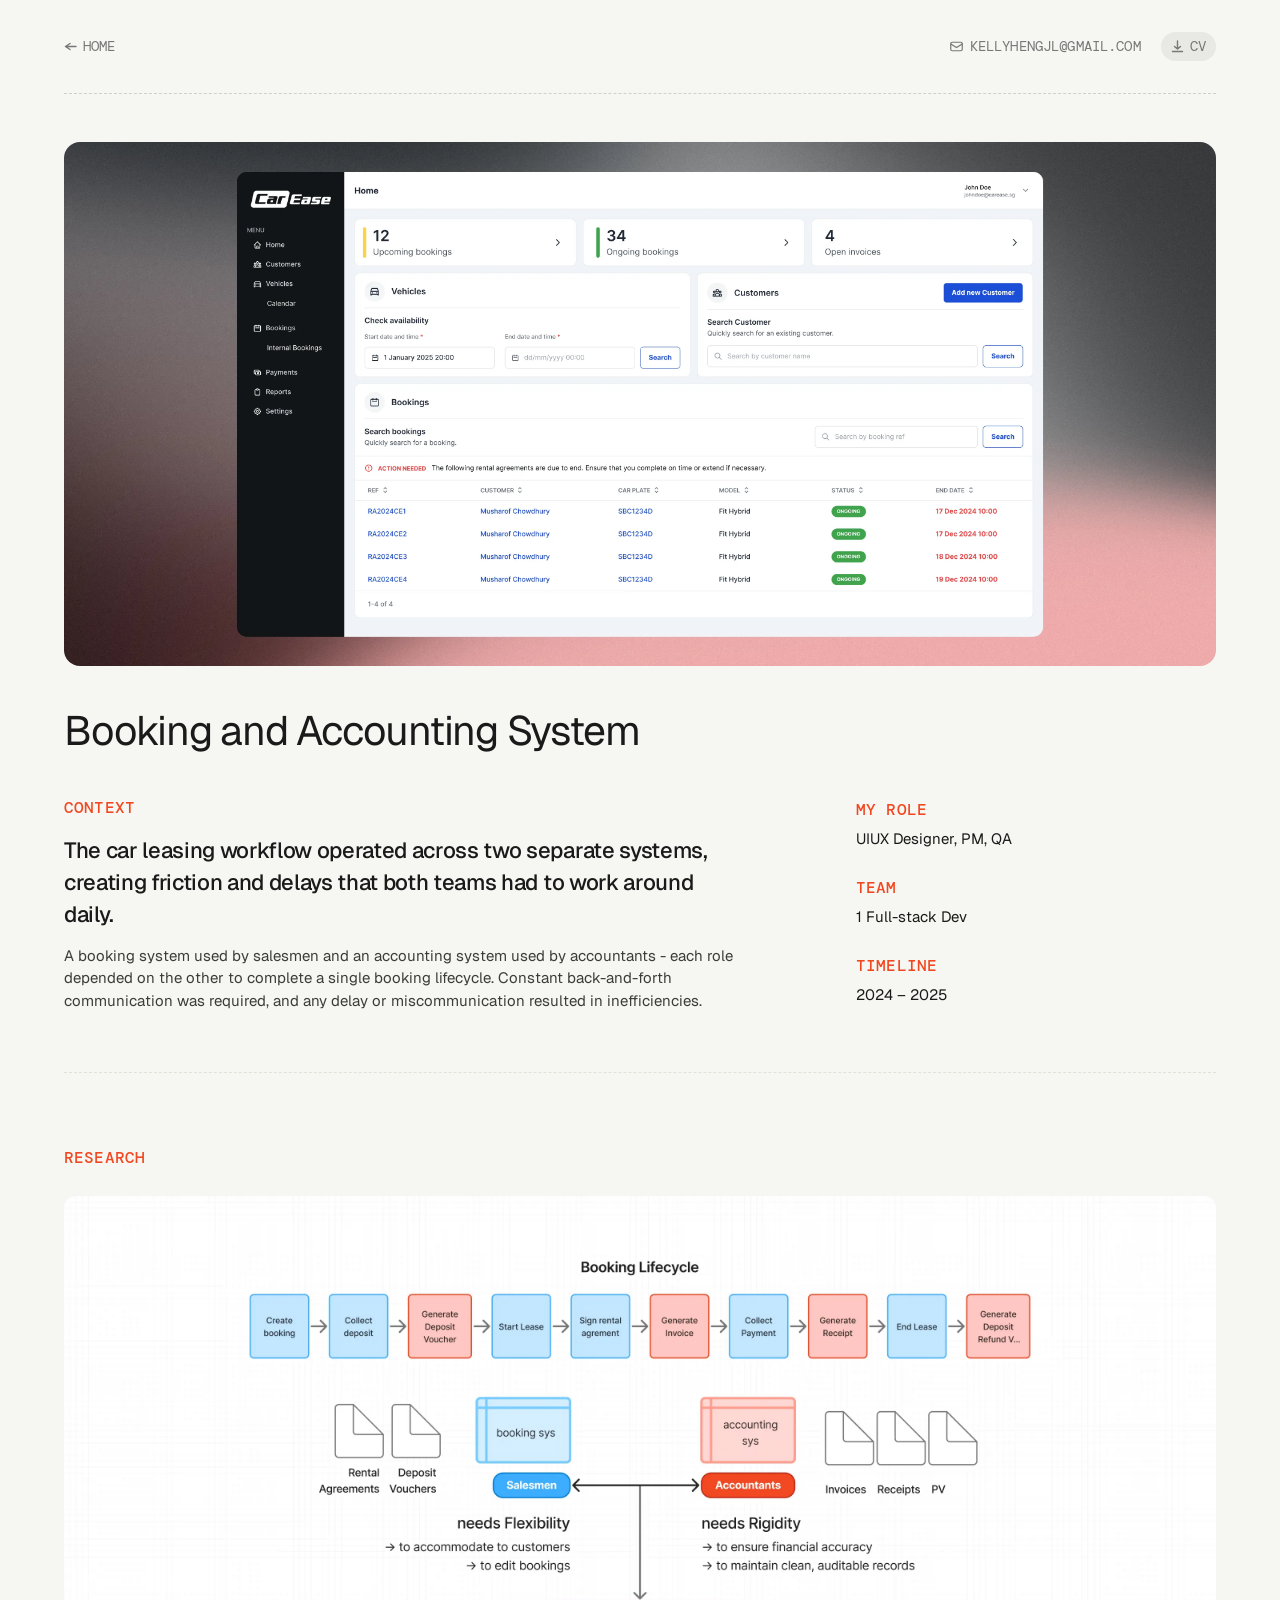
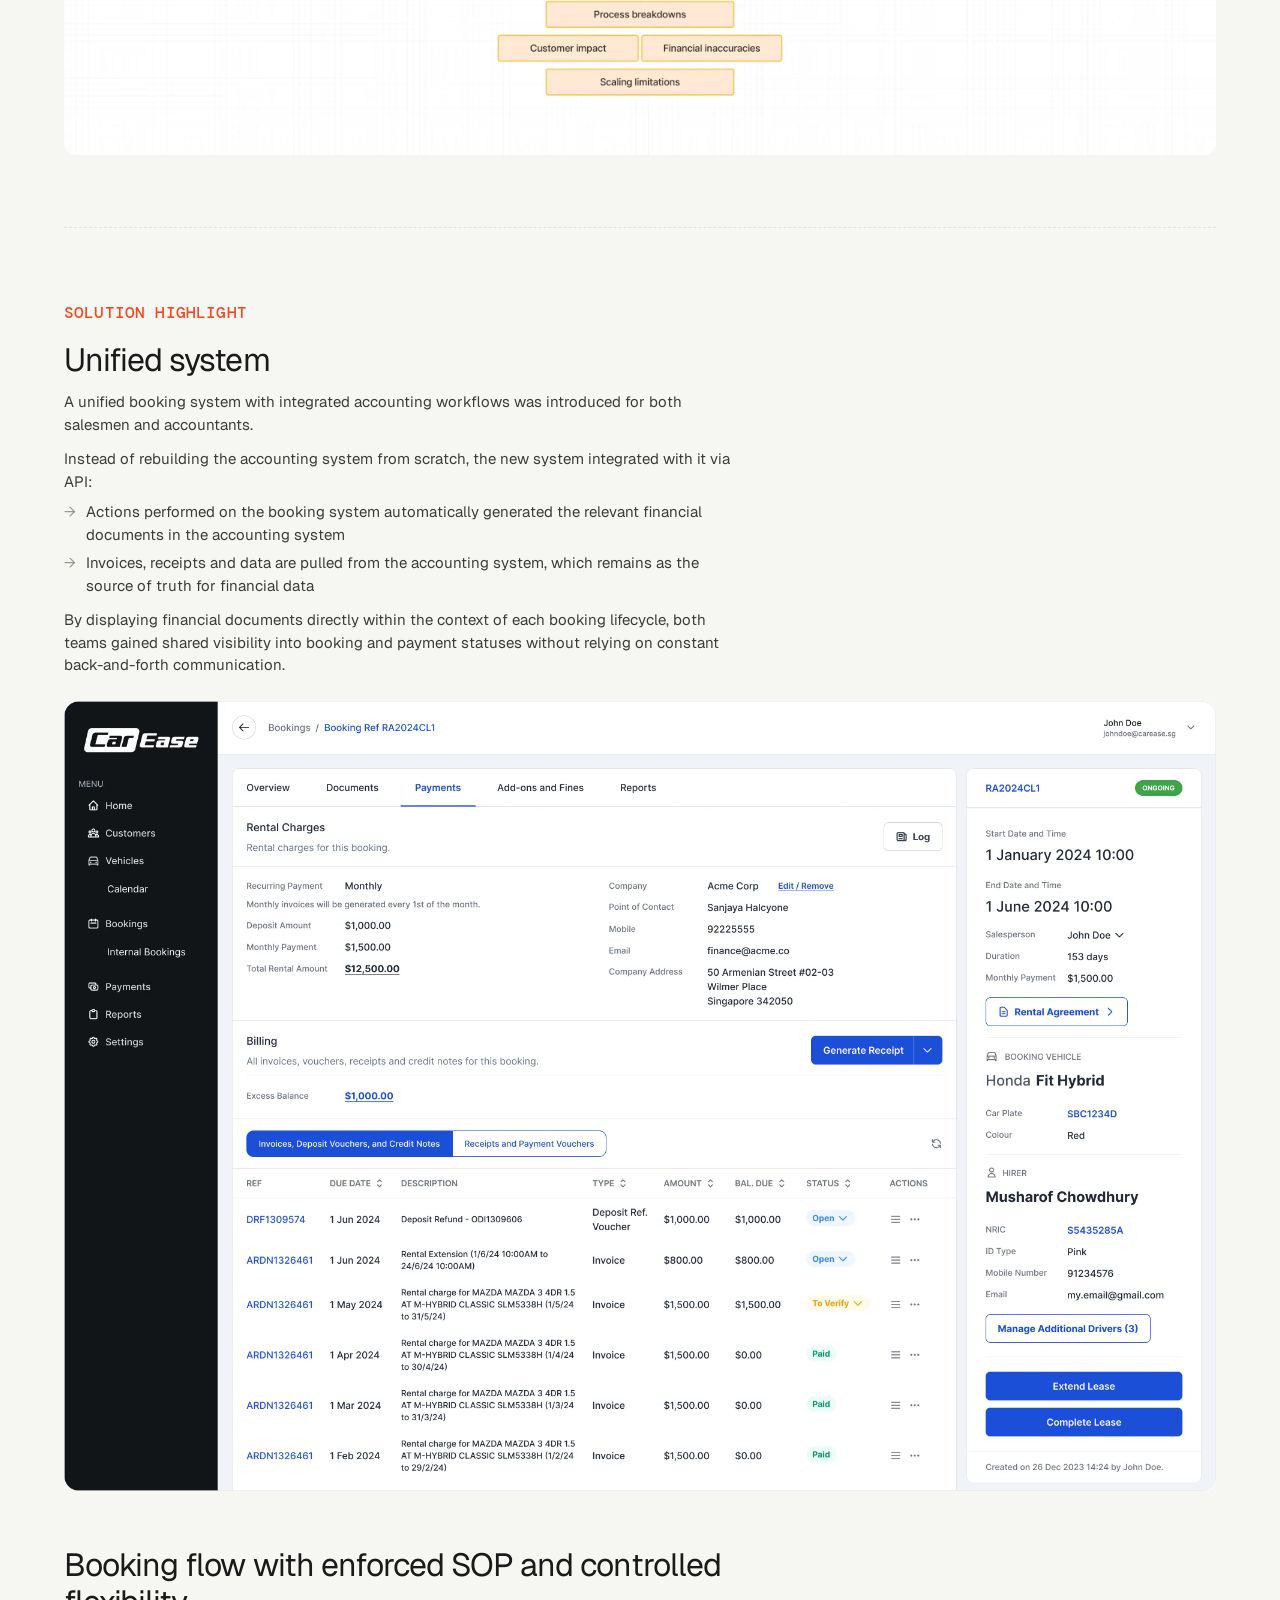
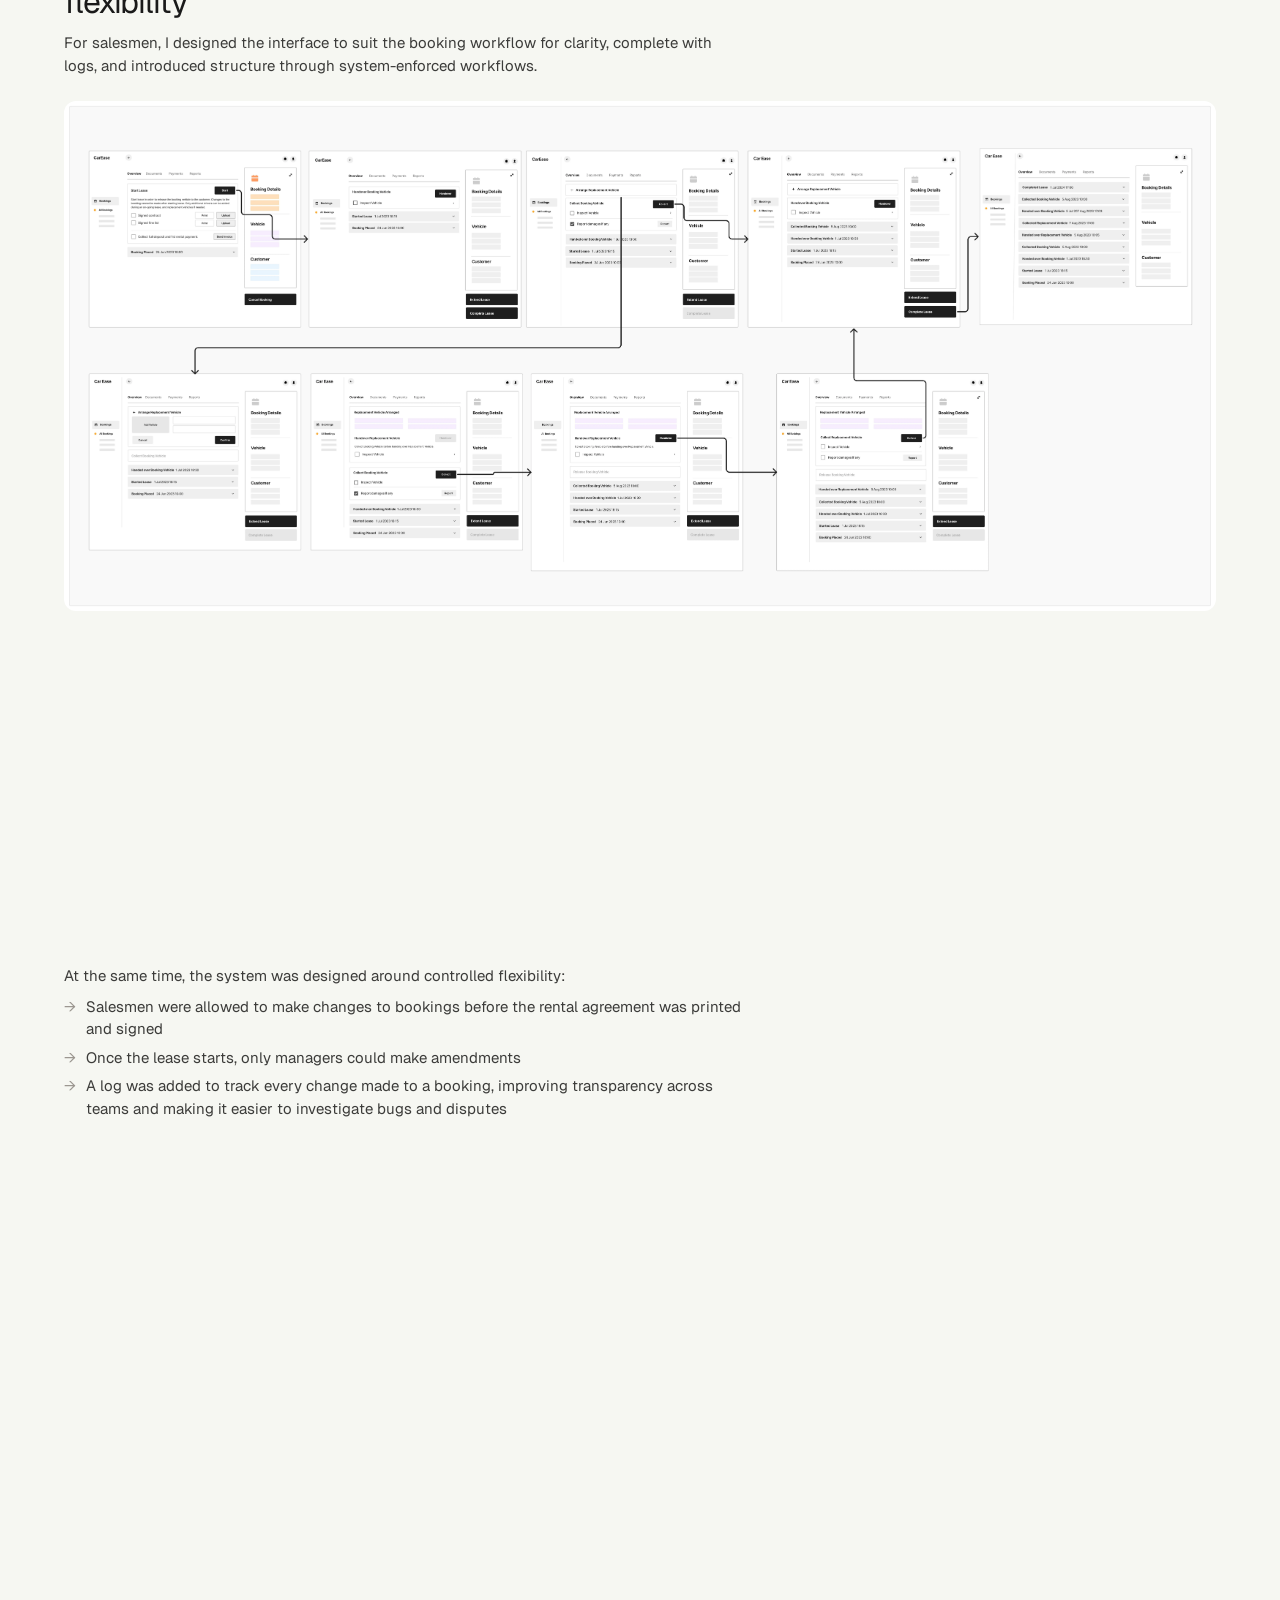
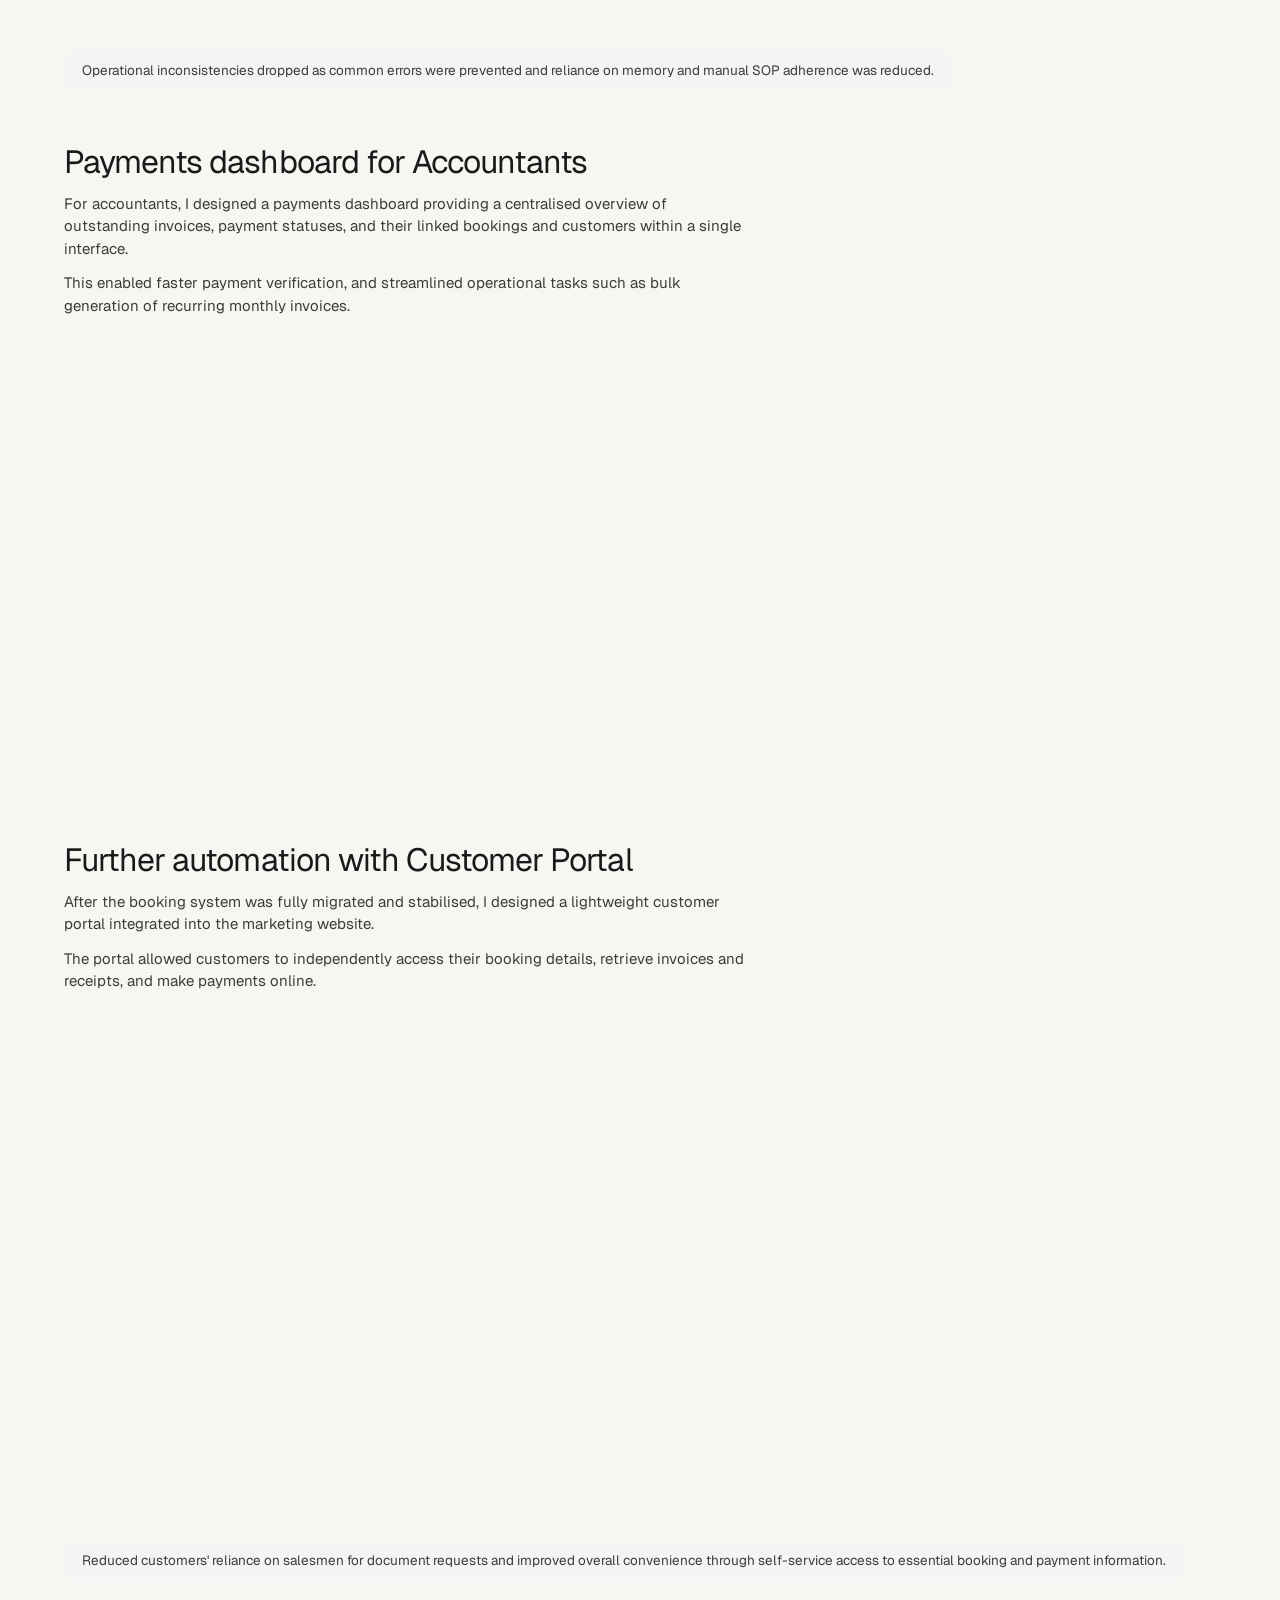
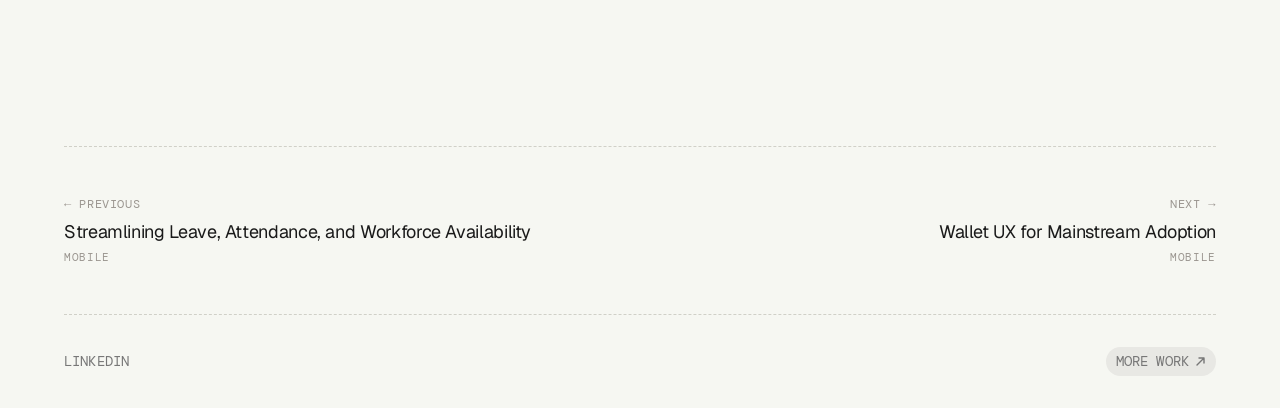
<file: booking-case-study.html>
<!DOCTYPE html>
<html lang="en">
<head>
  <!-- Google tag (gtag.js) -->
<script async src="https://www.googletagmanager.com/gtag/js?id=G-6JKL9FTB34"></script>
<script>
  window.dataLayer = window.dataLayer || [];
  function gtag(){dataLayer.push(arguments);}
  gtag('js', new Date());

  gtag('config', 'G-6JKL9FTB34');
</script>
  <meta charset="UTF-8" />
  <link rel="icon" href="data:image/svg+xml,<svg xmlns='http://www.w3.org/2000/svg' viewBox='0 0 100 100'><text y='.9em' font-size='90'>✏️</text></svg>">
  <meta name="viewport" content="width=device-width, initial-scale=1.0" />
  <title>Internal Booking System - Kelly Heng</title>
  <link rel="preconnect" href="https://fonts.googleapis.com" />
  <link rel="preconnect" href="https://fonts.gstatic.com" crossorigin />
  <link href="https://fonts.googleapis.com/css2?family=DM+Mono:ital,wght@0,400;0,500;1,400&family=DM+Sans:wght@400;500&family=Geist:wght@300;400;500;600&family=Instrument+Serif&family=Roboto+Mono:wght@600&display=swap" rel="stylesheet" />
  <style>
    /* ── ROOT / VARIABLES ───────────────────── */
    *, *::before, *::after { box-sizing: border-box; margin: 0; padding: 0; }

    :root {
      --bg:        #f6f7f2;
      --text:      #1A1A1A;
      --soft:      #3C3C3A;
      --muted:     #9B9690;
      --divider:   #E3E0D8;
      --page-pad:  64px;
      --text-max:  680px;
      --case:      #EF4444;
    }

    /* ── BASE / RESET ───────────────────────── */
    html {
      background: var(--bg);
      color: var(--text);
      font-family: 'Geist', -apple-system, sans-serif;
      font-size: 15px;
      line-height: 1.65;
      -webkit-font-smoothing: antialiased;
    }
    body { min-height: 100vh; opacity: 0; transition: opacity 0.3s ease; }
    a    { color: inherit; text-decoration: none; }

    /* ── OUTER WRAPPER ──────────────────────── */
    .cs-outer {
      max-width: 1440px;
      margin: 0 auto;
      padding: 48px var(--page-pad) 96px;
    }

    /* ── BACK LINK ──────────────────────────── */


    /* ── TITLE ──────────────────────────────── */
    .cs-title {
      font-family: 'Geist', -apple-system, sans-serif;
      font-size: 41px; font-weight: 400; letter-spacing: -0.03em;
      line-height: 1.1; padding-top: 14px; padding-bottom: 14px; margin-bottom: 28px;
    }

    /* ── HERO ───────────────────────────────── */
    .cs-hero {
      width: 100%;
      aspect-ratio: 2.2 / 1;
      border-radius: 16px;
      overflow: hidden;
      margin-bottom: 28px;
    }
    .cs-hero img { display: block; width: 100%; height: 100%; object-fit: cover; }

    /* ── INTRO ROW ──────────────────────────── */
    .cs-intro-row {
      display: grid;
      grid-template-columns: 1fr 360px;
      gap: 24px;
      padding-bottom: 60px;
      border-bottom: 1px dashed var(--divider);
      margin-bottom: 72px;
    }
    .cs-intro-body { max-width: 680px; }
    .cs-intro-body .section-label { margin-bottom: 14px; }
    .cs-intro-lead {
      font-size: 22px; font-weight: 500; line-height: 1.45;
      letter-spacing: -0.015em;
      color: var(--text); margin-bottom: 14px;
    }
    .cs-meta-col {
      display: flex; flex-direction: column; gap: 24px;
      padding-top: 2px;
    }
    .cs-meta-item { display: flex; flex-direction: column; gap: 5px; }
    .cs-meta-label {
      font-size: 16px; font-family: 'DM Mono', monospace; font-weight: 500;
      letter-spacing: 0.01em; text-transform: uppercase; color: #F24822;
    }
    .cs-meta-value { font-size: 15px; line-height: 1.5; }

    /* ── BODY CONTENT ───────────────────────── */
    .cs-section { margin-bottom: 72px; }

    .section-label {
      display: block; font-size: 16px; font-family: 'DM Mono', monospace; font-weight: 500;
      letter-spacing: 0.01em; text-transform: uppercase; color: #F24822; margin-bottom: 16px;
    }

    .cs-h2 {
      font-family: 'Geist', -apple-system, sans-serif;
      font-size: 32px; font-weight: 400; letter-spacing: -0.03em;
      line-height: 1.15; margin-bottom: 12px; max-width: var(--text-max);
    }

    .cs-body { font-size: 15px; line-height: 1.5; color: var(--soft); max-width: var(--text-max); }
    .cs-body + .cs-body { margin-top: 12px; }

    .cs-sublist { margin-top: 8px; padding-left: 0; list-style: none; max-width: var(--text-max); }
    .cs-sublist li { font-size: 15px; color: var(--soft); line-height: 1.5; padding-left: 22px; margin-bottom: 6px; position: relative; }
    .cs-sublist li::before { content: '→'; position: absolute; left: 0; color: var(--muted); }

    .cs-numbered { padding-left: 22px; margin-top: 16px; max-width: var(--text-max); }
    .cs-numbered li { font-size: 15px; color: var(--soft); line-height: 1.72; margin-bottom: 16px; }

    /* ── SOLUTIONS ──────────────────────────── */
    .solution-item { margin-bottom: 56px; }
    .solution-item:last-child { margin-bottom: 0; }
    .cs-rule { border: none; border-top: 1px dashed var(--divider); margin: 0 0 72px; }

    /* ── MOCKUPS ────────────────────────────── */
    .cs-mockup { position: relative; width: 100%; border-radius: 12px; overflow: hidden; margin-top: 24px; }
    .cs-mockup img { display: block; width: 100%; height: auto; }
    .cs-img-pair > div { position: relative; overflow: hidden; border-radius: 8px; }
    .cs-caption {
      position: absolute; bottom: 12px; left: 12px;
      padding: 6px 14px;
      background: #ffffff; border-radius: 100px;
      font-size: 12px; color: var(--text);
      opacity: 0; transform: translateY(4px);
      transition: opacity 0.2s ease, transform 0.2s ease;
      white-space: nowrap;
    }
    .cs-mockup:hover .cs-caption,
    .cs-img-pair > div:hover .cs-caption { opacity: 1; transform: translateY(0); }

    /* ── IMAGE PAIR ─────────────────────────── */
    .cs-img-pair { display: grid; grid-template-columns: 1fr 1fr; gap: 12px; margin-top: 24px; }

    /* ── THEME CARDS ───────────────────────── */
    .cs-theme-grid { display: grid; grid-template-columns: 1fr 1fr; gap: 12px; margin-top: 20px; }
    .cs-theme-card { border-radius: 12px; padding: 22px 24px; background: #ffffff; border: 0.5px solid #e3e3e3; }
    .cs-theme-card-title { font-size: 16px; font-weight: 600; color: var(--text); margin-bottom: 10px; }
    .cs-theme-card .cs-sublist { margin-top: 0; }

    /* ── IMPACT PILLS ──────────────────────── */
    .cs-impact { display: flex; flex-direction: column; gap: 8px; margin-top: 16px; }
    .cs-impact-pill {
      display: inline-block; align-self: flex-start;
      padding: 8px 18px;
      background: #F3F4F6; border-radius: 100px;
      font-size: 13.5px; color: var(--soft); line-height: 1.4;
    }
    .cs-impact-pill--wrapped { border-radius: 12px; }

    /* ── NOTE CALLOUT ───────────────────────── */
    .cs-note { background: #ffffff; border: 0.5px solid #e3e3e3; border-radius: 12px; padding: 22px 24px; margin-top: 24px; max-width: var(--text-max); }
    .cs-note p { font-size: 13.5px; line-height: 1.72; color: var(--soft); }
    .cs-note p + p { margin-top: 10px; }

    /* ── SCROLL ANIMATIONS ──────────────────────── */
    .cs-scroll {
      opacity: 0;
      transform: translateY(7px);
      transition: opacity 0.6s ease, transform 0.6s ease;
    }
    .cs-scroll.is-visible {
      opacity: 1;
      transform: translateY(0);
    }

    /* ── RESPONSIVE ─────────────────────────── */
    @media (max-width: 640px)  { :root { --page-pad: 20px; } }

    @media (max-width: 960px) {
      .cs-intro-row { grid-template-columns: 1fr; gap: 36px; }
      .cs-meta-col { flex-direction: row; flex-wrap: wrap; gap: 24px 40px; }
    }
    @media (max-width: 700px) {
      .cs-title        { font-size: 32px; }
      .cs-h2           { font-size: 28px; }
      .cs-intro-lead   { font-size: 18px; }
      .cs-img-pair     { grid-template-columns: 1fr; }
      .cs-theme-grid   { grid-template-columns: 1fr; }

    }

    /* ── BACK TO TOP ────────────────────────── */
    .btt-btn {
      position: fixed; bottom: 32px; right: 32px;
      width: 66px; height: 66px; border-radius: 50%;
      background: #fff; border: 1px solid var(--divider);
      display: flex; align-items: center; justify-content: center;
      cursor: pointer; color: #1a1a1a; opacity: 0; transform: translateY(8px);
      transition: opacity 0.25s ease, transform 0.25s ease, background 0.15s ease, bottom 0.15s ease;
      z-index: 100;
    }
    .btt-btn.visible { opacity: 1; transform: translateY(0); }
    .btt-btn:hover { background: #F5F4F1; }

    /* ── PORTFOLIO HEADER / FOOTER ─── */
    .pf-header { background: #f6f7f2; padding-top: 32px; }
    .pf-header-inner {
      margin-left: 64px; margin-right: 64px;
      display: flex; align-items: center; justify-content: space-between; gap: 16px;
      padding-bottom: 32px;
      border-bottom: 1px dashed #d0d0c8;
    }
    .pf-site-name {
      font-family: 'DM Mono', monospace; font-size: 14px; font-weight: 400;
      letter-spacing: 0.01em; text-transform: uppercase; color: #777777;
      text-decoration: none; display: inline-flex; align-items: center; gap: 6px;
    }
    .pf-header-right { display: flex; align-items: center; gap: 20px; flex-wrap: nowrap; }
    .pf-email-short { display: none; }
    .pf-resume-btn {
      display: inline-flex; align-items: center; gap: 6px;
      font-family: 'DM Mono', monospace; font-size: 14px; font-weight: 400;
      letter-spacing: 0.01em; text-transform: uppercase;
      background: #e8e8e4; border-radius: 9999px; padding: 3px 10px;
      color: #777777; text-decoration: none;
      transition: background 0.18s ease;
    }
    .pf-resume-btn:hover { background: #deded9; }
    .pf-email-link {
      display: inline-flex; align-items: center; gap: 7px;
      font-family: 'DM Mono', monospace; font-size: 14px; font-weight: 400;
      letter-spacing: 0.01em; text-transform: uppercase;
      color: #777777; text-decoration: none; transition: transform 0.18s ease;
    }
    .pf-email-link:hover { transform: translateX(4px); }
    .pf-footer { background: #f6f7f2; padding-bottom: 32px; }
    .pf-footer-inner {
      margin-left: 64px; margin-right: 64px;
      border-top: 1px dashed #d0d0c8; padding-top: 32px;
      display: flex; align-items: center; justify-content: space-between;
    }
    .pf-social-links { display: flex; align-items: center; gap: 8px; }
    .pf-icon-link {
      display: inline-flex; align-items: center; justify-content: center;
      color: #777777; text-decoration: none; transition: color 0.18s ease;
    }
    .pf-icon-link:hover { color: #1a1a1a; }
    .pf-all-work {
      font-family: 'DM Mono', monospace; font-size: 14px; font-weight: 400;
      letter-spacing: 0.01em; text-transform: uppercase;
      color: #777777; text-decoration: none; transition: color 0.18s ease;
    }
    .pf-all-work:hover { color: #1a1a1a; }
    @media (max-width: 640px) {
      .pf-header-inner, .pf-footer-inner { margin-left: 20px; margin-right: 20px; }
      .pf-email-full { display: none; }
      .pf-email-short { display: inline; }
    }

    /* ── TEXT SELECTION ──────────────────────── */
    ::selection { background: rgba(255, 218, 71, 0.3); color: inherit; }
  
    /* ── CASE NAVIGATION ───────────────────── */
    .pf-case-nav { padding: 0 64px 48px; }
    .pf-case-nav-inner { border-top: 1px dashed #d0d0c8; padding-top: 48px; }
    .pf-case-nav-inner {
      display: flex; justify-content: space-between; align-items: flex-start; gap: 32px;
    }
    .pf-case-nav-link {
      display: flex; flex-direction: column; gap: 6px;
      text-decoration: none; color: inherit; max-width: 44%;
      transition: opacity 0.2s ease;
    }
    .pf-case-nav-link:hover { opacity: 0.5; }
    .pf-case-nav-link--next { text-align: right; margin-left: auto; }
    .pf-case-nav-dir {
      font-family: 'DM Mono', monospace; font-size: 12px;
      letter-spacing: 0.05em; text-transform: uppercase; color: #9B9690;
    }
    .pf-case-nav-title {
      font-size: 18px; font-weight: 400;
      letter-spacing: -0.02em; line-height: 1.2; color: #1A1A1A;
    }
    .pf-case-nav-type {
      font-family: 'DM Mono', monospace; font-size: 11px;
      letter-spacing: 0.06em; text-transform: uppercase; color: #9B9690;
    }
    @media (max-width: 640px) {
      .pf-case-nav { padding: 0 20px 32px; }
      .pf-case-nav-link { max-width: 48%; }
      .pf-case-nav-title { font-size: 15px; }
    }
  
    /* ── PAGE ENTER ANIMATIONS ──────────────── */
    @keyframes pf-home-in {
      from { opacity: 0; transform: translateX(-10px); }
      to   { opacity: 1; transform: translateX(0); }
    }
    @keyframes pf-right-in {
      from { opacity: 0; }
      to   { opacity: 1; }
    }
    @keyframes pf-content-in {
      from { opacity: 0; transform: translateY(10px); }
      to   { opacity: 1; transform: translateY(0); }
    }
    .pf-site-name    { animation: pf-home-in    0.38s ease-out 0.06s both; }
    .pf-email-link    { animation: pf-right-in   0.32s ease-out 0.12s both; }
    .cs-outer        { animation: pf-content-in 0.50s ease-out 0.08s both; }
  </style>
</head>
<body>

  <header class="pf-header">
    <div class="pf-header-inner">
      <a href="index.html" class="pf-site-name">
        <svg width="13" height="13" viewBox="0 0 13 13" fill="none" xmlns="http://www.w3.org/2000/svg" aria-hidden="true">
          <path d="M12 6.5H1.5M6 3.5L1.5 6.5 6 9.5" stroke="currentColor" stroke-width="1.4" stroke-linecap="round" stroke-linejoin="round"/>
        </svg>
        HOME
      </a>
      <div class="pf-header-right">
        <a href="mailto:kellyhengjl@gmail.com" class="pf-email-link" aria-label="Email Kelly Heng">
          <svg width="13" height="13" viewBox="0 0 13 13" fill="none" xmlns="http://www.w3.org/2000/svg" aria-hidden="true">
            <rect x="0.75" y="2.25" width="11.5" height="8.5" rx="1.5" stroke="currentColor" stroke-width="1.2"/>
            <path d="M0.75 4L6.5 7.5 12.25 4" stroke="currentColor" stroke-width="1.2" stroke-linecap="round"/>
          </svg>
          <span class="pf-email-full">KELLYHENGJL@GMAIL.COM</span><span class="pf-email-short">EMAIL</span>
        </a>
        <a href="images/Kelly_Heng_UIUX_Designer_Resume.pdf" class="pf-resume-btn" download onclick="trackEvent('resume_download')" aria-label="Download CV">
          <svg width="13" height="13" viewBox="0 0 13 13" fill="none" xmlns="http://www.w3.org/2000/svg" aria-hidden="true">
            <path d="M6.5 1v7.5M3.5 6.5l3 2.5 3-2.5M1.5 11.5h10" stroke="currentColor" stroke-width="1.4" stroke-linecap="round" stroke-linejoin="round"/>
          </svg>
          CV
        </a>
      </div>
    </div>
  </header>

  <!-- CONTENT -->
  <main>
    <div class="cs-outer">


      <!-- Hero -->
      <div class="cs-hero">
        <img src="images/booking-hero.webp" alt="Booking and Accounting System" />
      </div>

      <h1 class="cs-title">Booking and Accounting System</h1>

      <!-- Intro row -->
      <div class="cs-intro-row">
        <div class="cs-intro-body">
          <span class="section-label">Context</span>
          <p class="cs-intro-lead">The car leasing workflow operated across two separate systems, creating friction and delays that both teams had to work around daily.</p>
          <p class="cs-body">A booking system used by salesmen and an accounting system used by accountants - each role depended on the other to complete a single booking lifecycle. Constant back-and-forth communication was required, and any delay or miscommunication resulted in inefficiencies.</p>
        </div>
        <div class="cs-meta-col">
          <div class="cs-meta-item">
            <span class="cs-meta-label">My Role</span>
            <span class="cs-meta-value">UIUX Designer, PM, QA</span>
          </div>
          <div class="cs-meta-item">
            <span class="cs-meta-label">Team</span>
            <span class="cs-meta-value">1 Full-stack Dev</span>
          </div>
          <div class="cs-meta-item">
            <span class="cs-meta-label">Timeline</span>
            <span class="cs-meta-value">2024 – 2025</span>
          </div>
        </div>
      </div>

      <!-- Research -->
      <div class="cs-section">
        <span class="section-label">Research</span>
        <div class="cs-mockup">
          <img loading="lazy" decoding="async" src="images/booking-research.webp" alt="Workflow research" />
        </div>
      </div>

      <hr class="cs-rule">

      <!-- Solutions -->
      <div class="cs-section">
        <span class="section-label">Solution Highlight</span>

        <!-- 1 -->
        <div class="solution-item">
          <h2 class="cs-h2">Unified system</h2>
          <p class="cs-body">A unified booking system with integrated accounting workflows was introduced for both salesmen and accountants.</p>
          <p class="cs-body">Instead of rebuilding the accounting system from scratch, the new system integrated with it via API:</p>
          <ul class="cs-sublist">
            <li>Actions performed on the booking system automatically generated the relevant financial documents in the accounting system</li>
            <li>Invoices, receipts and data are pulled from the accounting system, which remains as the source of truth for financial data</li>
          </ul>
          <p class="cs-body" style="margin-top:12px">By displaying financial documents directly within the context of each booking lifecycle, both teams gained shared visibility into booking and payment statuses without relying on constant back-and-forth communication.</p>

          <div class="cs-mockup">
            <img loading="lazy" decoding="async" src="images/booking-sol1.webp" alt="Payments tab within the booking detail page" />
            <p class="cs-caption">Payments tab displaying all financial documents related to the booking</p>
          </div>
        </div>

        <!-- 2 -->
        <div class="solution-item">
          <h2 class="cs-h2">Booking flow with enforced SOP and controlled flexibility</h2>
          <p class="cs-body">For salesmen, I designed the interface to suit the booking workflow for clarity, complete with logs, and introduced structure through system-enforced workflows.</p>

          <div class="cs-mockup">
            <img loading="lazy" decoding="async" src="images/booking-sol2a.webp" alt="Booking workflow overview" />
          </div>
          <div class="cs-img-pair" style="margin-top:12px">
            <div>
              <img loading="lazy" decoding="async" src="images/booking-sol2b.webp" alt="Booking flow detail" style="width:100%;height:100%;object-fit:cover;object-position:top;display:block;" />
            </div>
            <div>
              <img loading="lazy" decoding="async" src="images/booking-sol2c.webp" alt="Booking flow detail" style="width:100%;height:100%;object-fit:cover;object-position:top;display:block;" />
            </div>
          </div>

          <p class="cs-body" style="margin-top:24px">At the same time, the system was designed around controlled flexibility:</p>
          <ul class="cs-sublist">
            <li>Salesmen were allowed to make changes to bookings before the rental agreement was printed and signed</li>
            <li>Once the lease starts, only managers could make amendments</li>
            <li>A log was added to track every change made to a booking, improving transparency across teams and making it easier to investigate bugs and disputes</li>
          </ul>

          <div class="cs-mockup">
            <img loading="lazy" decoding="async" src="images/booking-sol2d.webp" alt="Booking change log" />
          </div>

          <div class="cs-impact">
            <span class="cs-impact-pill">Operational inconsistencies dropped as common errors were prevented and reliance on memory and manual SOP adherence was reduced.</span>
          </div>
        </div>

        <!-- 3 -->
        <div class="solution-item">
          <h2 class="cs-h2">Payments dashboard for Accountants</h2>
          <p class="cs-body">For accountants, I designed a payments dashboard providing a centralised overview of outstanding invoices, payment statuses, and their linked bookings and customers within a single interface.</p>
          <p class="cs-body">This enabled faster payment verification, and streamlined operational tasks such as bulk generation of recurring monthly invoices.</p>

          <div class="cs-mockup">
            <img loading="lazy" decoding="async" src="images/booking-sol3.webp" alt="Payments dashboard" />
          </div>
        </div>

        <!-- 4 -->
        <div class="solution-item">
          <h2 class="cs-h2">Further automation with Customer Portal</h2>
          <p class="cs-body">After the booking system was fully migrated and stabilised, I designed a lightweight customer portal integrated into the marketing website.</p>
          <p class="cs-body">The portal allowed customers to independently access their booking details, retrieve invoices and receipts, and make payments online.</p>

          <div class="cs-mockup">
            <img loading="lazy" decoding="async" src="images/booking-sol4.webp" alt="Customer portal" />
          </div>

          <div class="cs-impact">
            <span class="cs-impact-pill">Reduced customers' reliance on salesmen for document requests and improved overall convenience through self-service access to essential booking and payment information.</span>
          </div>
        </div>

      </div><!-- /solutions -->

    </div>
  </main>

  <!-- CASE NAVIGATION -->
  <nav class="pf-case-nav">
    <div class="pf-case-nav-inner">
      <a href="hrapp-case-study.html" class="pf-case-nav-link pf-case-nav-link--prev">
      <span class="pf-case-nav-dir">← Previous</span>
      <span class="pf-case-nav-title">Streamlining Leave, Attendance, and Workforce Availability</span>
      <span class="pf-case-nav-type">MOBILE</span>
    </a>
      <a href="crypto-case-study.html" class="pf-case-nav-link pf-case-nav-link--next">
      <span class="pf-case-nav-dir">Next →</span>
      <span class="pf-case-nav-title">Wallet UX for Mainstream Adoption</span>
      <span class="pf-case-nav-type">MOBILE</span>
    </a>
    </div>
  </nav>
  <footer class="pf-footer">
    <div class="pf-footer-inner">
      <nav class="pf-social-links">
        <a href="https://www.linkedin.com/in/kellyhengjl/" class="pf-all-work" target="_blank" rel="noopener noreferrer" onclick="trackEvent('linkedin_click')" aria-label="LinkedIn">LINKEDIN</a>
      </nav>
      <a href="https://behance.net/kellyheng" class="pf-resume-btn" target="_blank" rel="noopener noreferrer" onclick="trackEvent('more_work_click')" aria-label="More work on Behance">
        MORE WORK
        <svg width="11" height="11" viewBox="0 0 11 11" fill="none" xmlns="http://www.w3.org/2000/svg" aria-hidden="true">
          <path d="M2 9L9 2M9 2H4M9 2v5" stroke="currentColor" stroke-width="1.4" stroke-linecap="round" stroke-linejoin="round"/>
        </svg>
      </a>
    </div>
  </footer>

  <button class="btt-btn" id="bttBtn" aria-label="Back to top">
    <svg width="24" height="24" viewBox="0 0 16 16" fill="none" stroke="currentColor" stroke-width="1.5" stroke-linecap="round" stroke-linejoin="round"><path d="M8 12V4M4 8l4-4 4 4"/></svg>
  </button>

  <script>
  document.addEventListener('DOMContentLoaded', function () {
    document.body.style.transition = 'none';
    document.body.style.opacity = '1';
    var animObserver = new IntersectionObserver(function(entries) {
      entries.forEach(function(entry) {
        if (entry.isIntersecting) {
          entry.target.classList.add('is-visible');
          animObserver.unobserve(entry.target);
        }
      });
    }, { threshold: 0.08 });
    document.querySelectorAll('.cs-intro-row, .cs-section').forEach(function(el) {
      el.classList.add('cs-scroll');
      animObserver.observe(el);
    });
    function checkPillWrap() {
      document.querySelectorAll('.cs-impact-pill').forEach(function(pill) {
        var singleLineHeight = parseFloat(getComputedStyle(pill).lineHeight) + 16;
        pill.classList.toggle('cs-impact-pill--wrapped', pill.offsetHeight > singleLineHeight);
      });
    }
    checkPillWrap();
    window.addEventListener('resize', checkPillWrap);
  });
  document.querySelectorAll('a[href]').forEach(function (link) {
    var href = link.getAttribute('href');
    if (
      href &&
      !href.startsWith('#') &&
      !href.startsWith('mailto:') &&
      !href.startsWith('http') &&
      link.target !== '_blank'
    ) {
      link.addEventListener('click', function (e) {
        e.preventDefault();
        document.body.style.opacity = '0';
        setTimeout(function () { window.location.href = href; }, 300);
      });
    }
  });
  var bttBtn = document.getElementById('bttBtn');
  function updateBtt() {
    bttBtn.classList.toggle('visible', window.scrollY > 300);
    var sentinel = document.querySelector('.pf-case-nav') || document.querySelector('.pf-footer');
    var sentinelRect = sentinel.getBoundingClientRect();
    if (sentinelRect.top < window.innerHeight) {
      bttBtn.style.bottom = (window.innerHeight - sentinelRect.top + 16) + 'px';
    } else {
      bttBtn.style.bottom = '';
    }
  }
  var _bttRaf = false;
  window.addEventListener('scroll', function () {
    if (_bttRaf) return;
    _bttRaf = true;
    requestAnimationFrame(function () { _bttRaf = false; updateBtt(); });
  }, { passive: true });
  updateBtt();
  bttBtn.addEventListener('click', function () {
    window.scrollTo({ top: 0, behavior: 'smooth' });
  });
  </script>


  <!-- BFCACHE RESET: restores page if user navigates back -->
  <script>
  window.addEventListener('pageshow', function (e) {
    if (!e.persisted) return;
    document.body.style.transition = 'none';
    document.body.style.opacity = '1';
  });
  </script>
<script>
function trackEvent(eventName) {
  gtag('event', eventName);
}
</script>
</body>
</html>
</file>
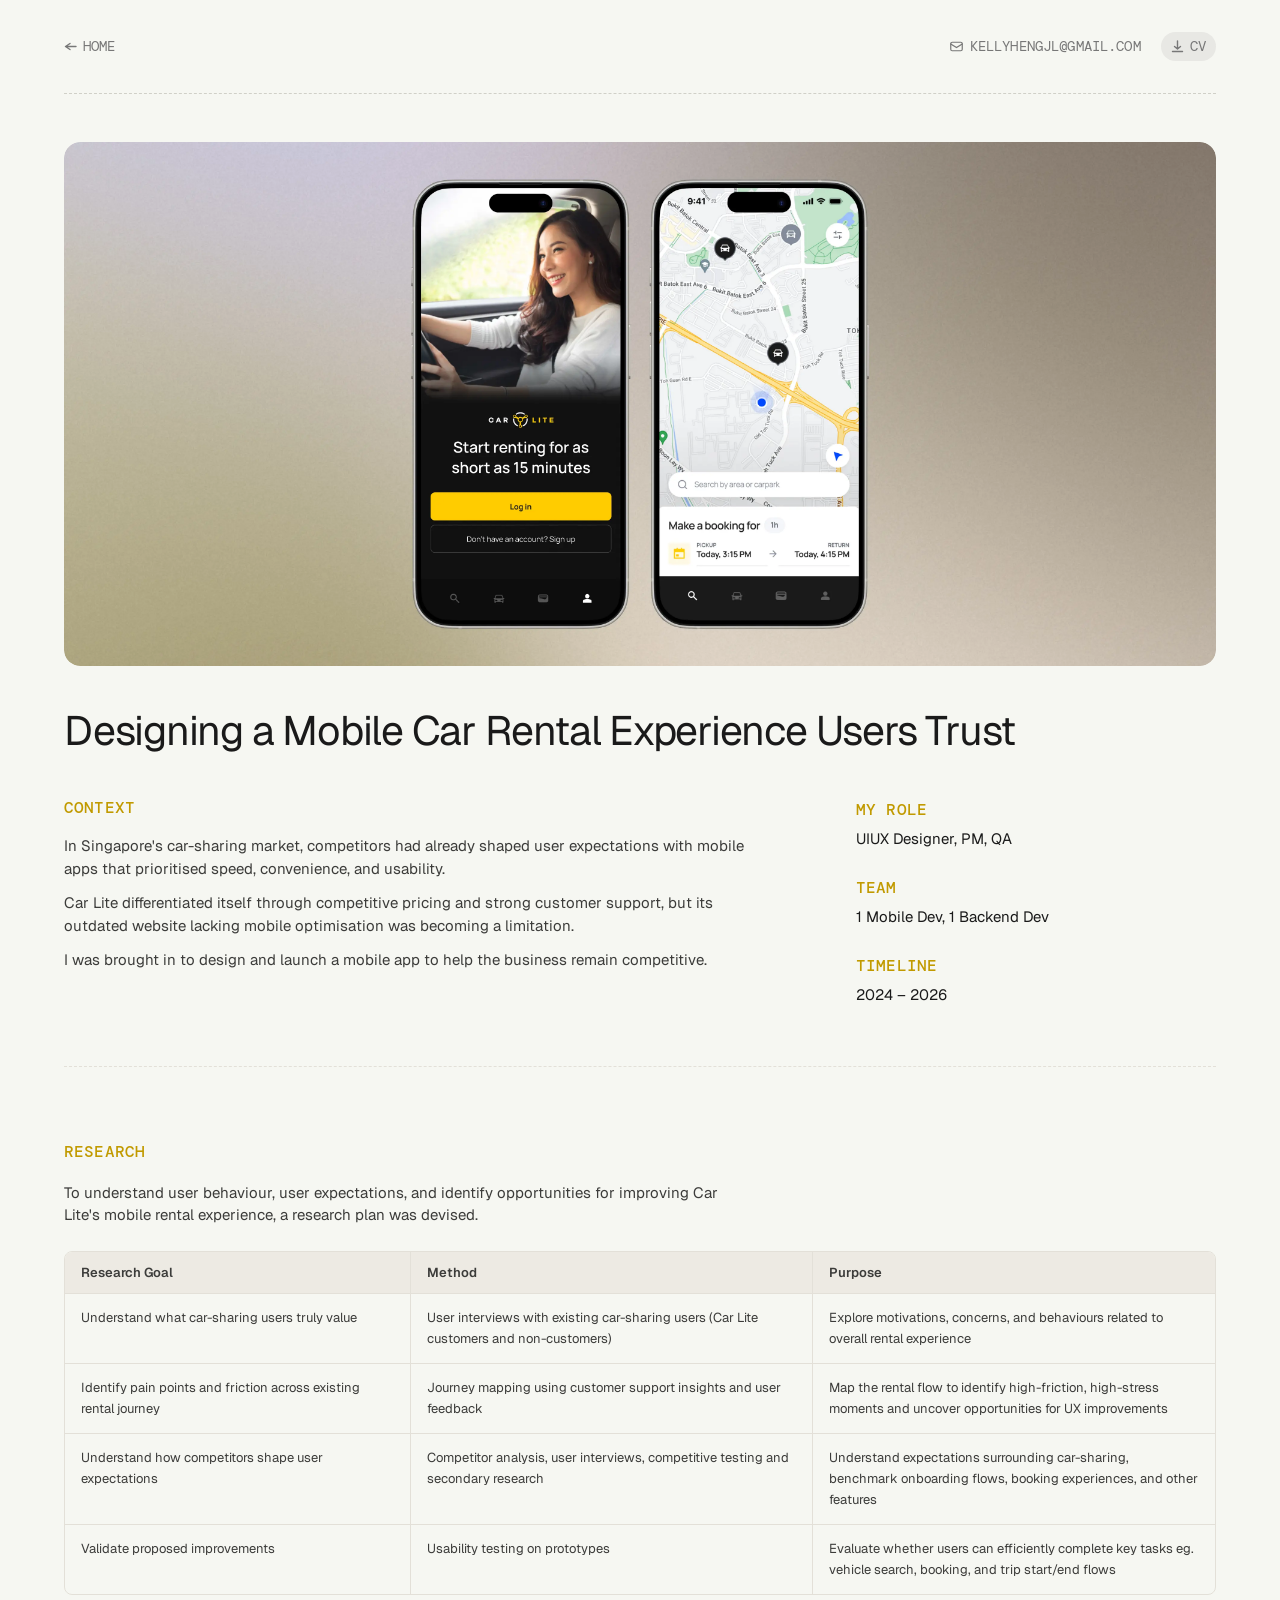
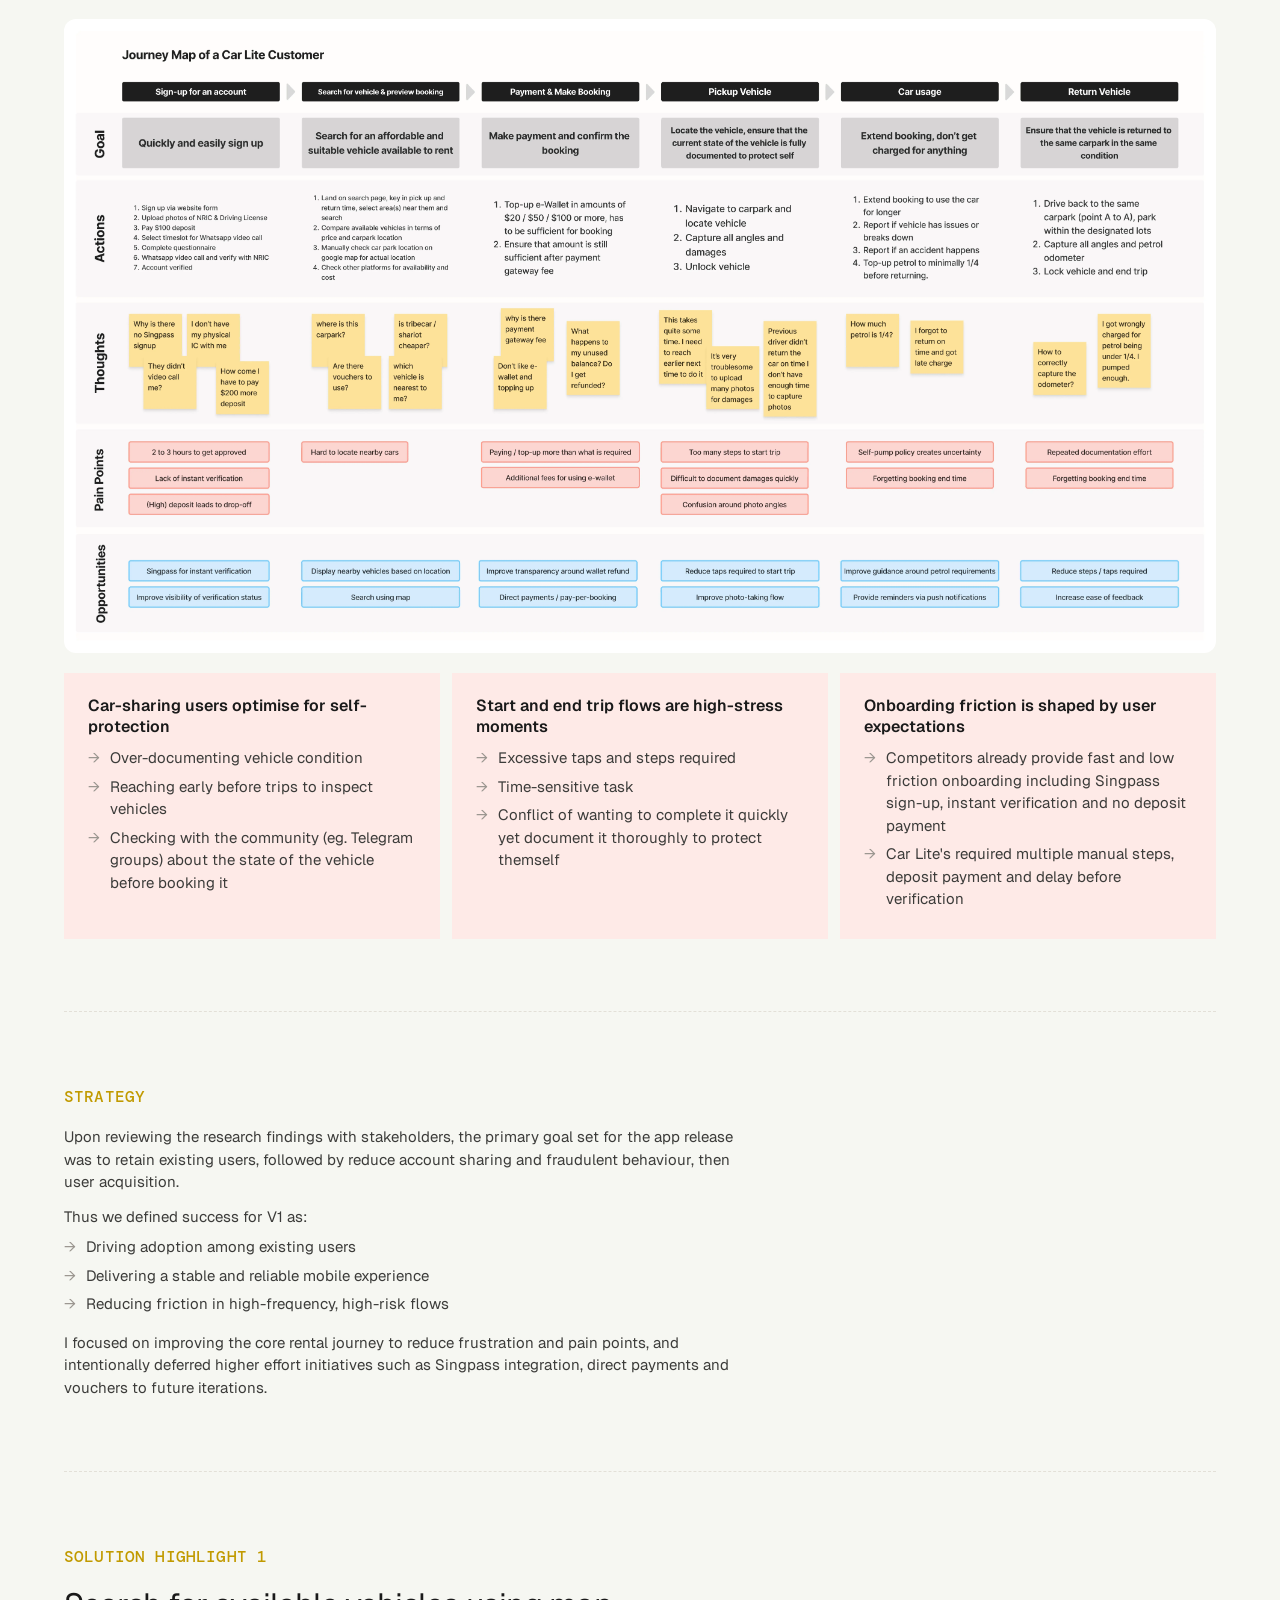
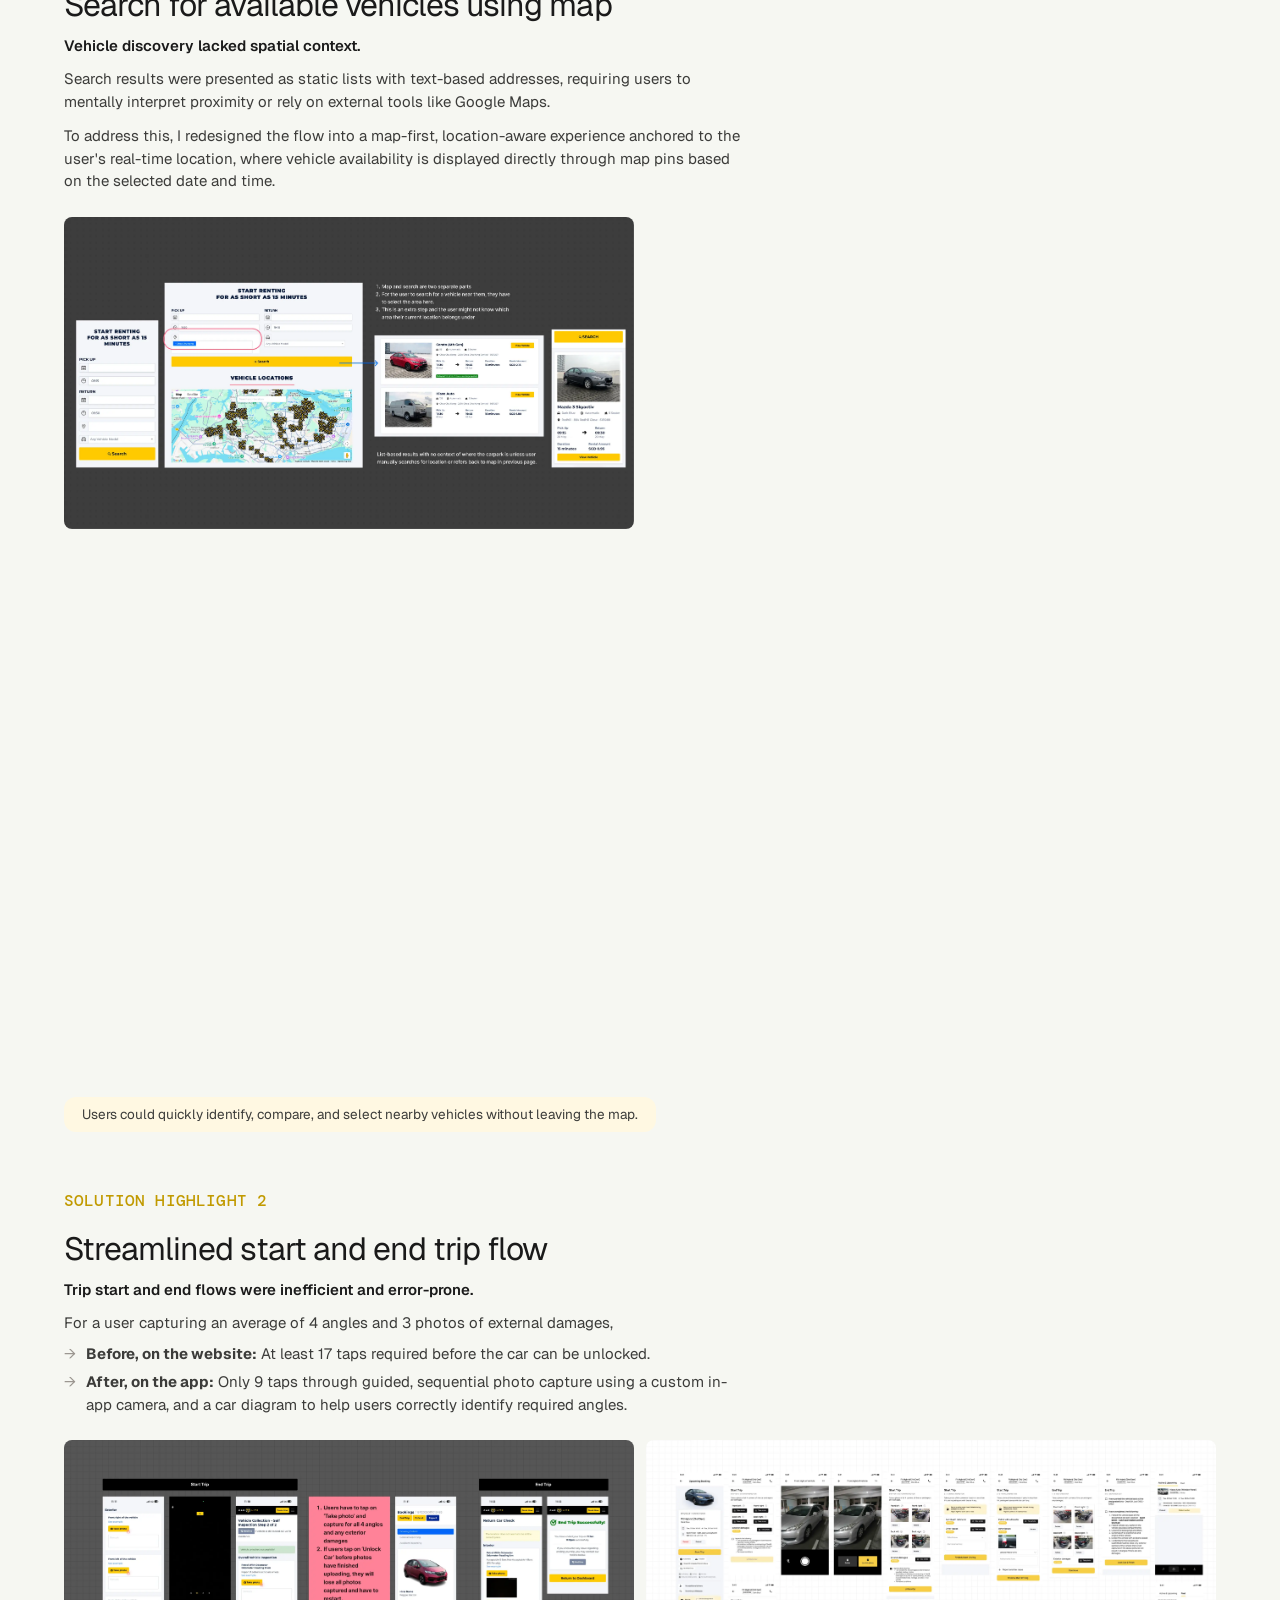
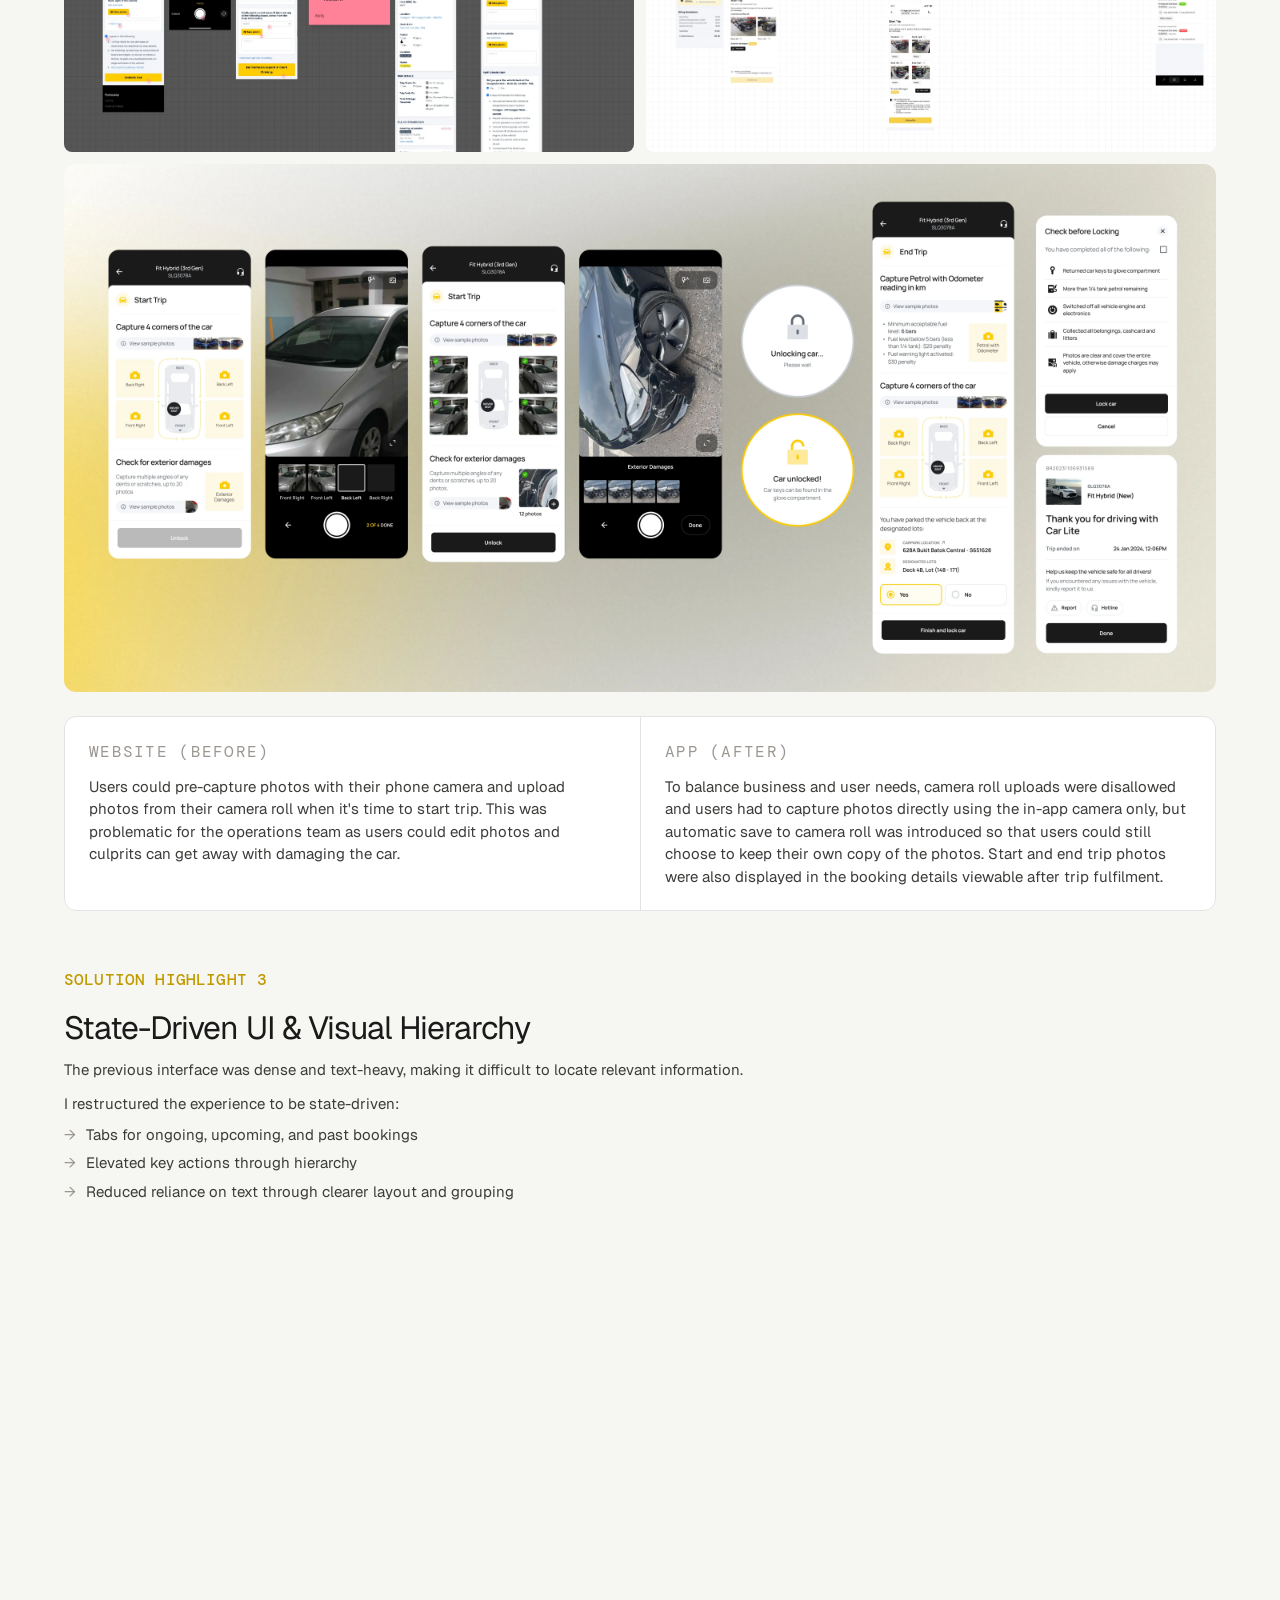
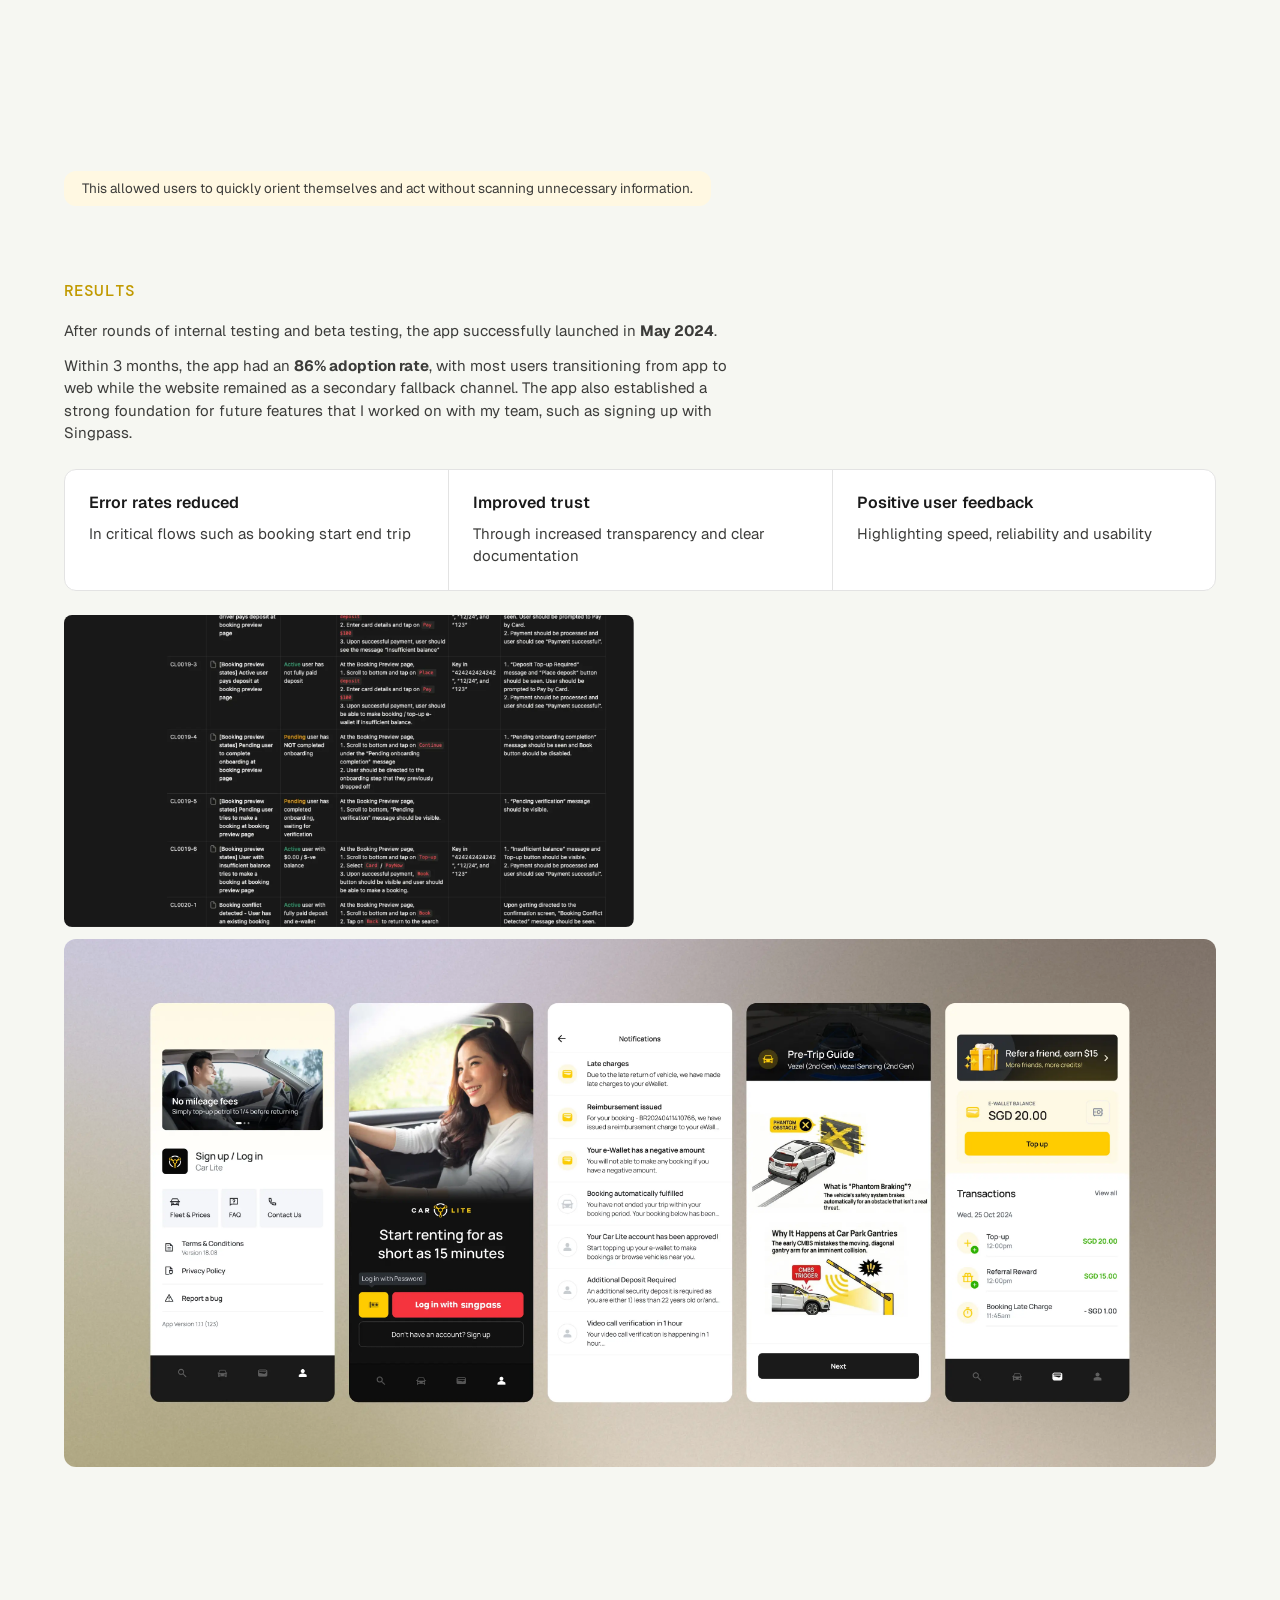
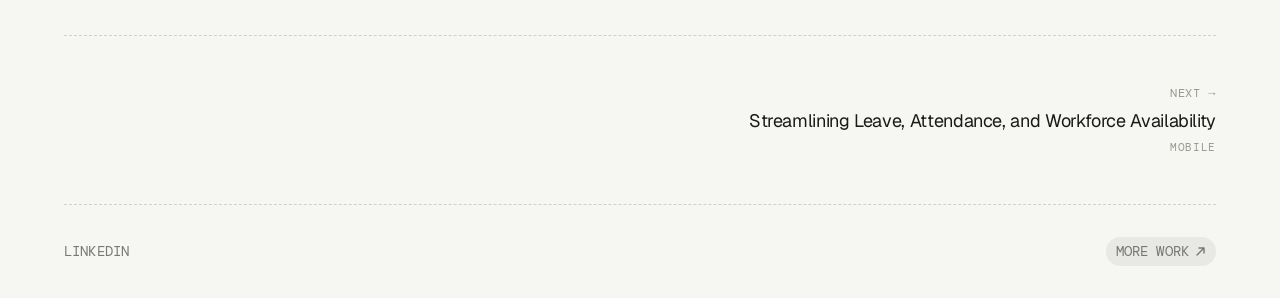
<file: car-rental-case-study.html>
<!DOCTYPE html>
<html lang="en">
<head>
  <meta charset="UTF-8" />
  <link rel="icon" href="data:image/svg+xml,<svg xmlns='http://www.w3.org/2000/svg' viewBox='0 0 100 100'><text y='.9em' font-size='90'>✏️</text></svg>">
  <meta name="viewport" content="width=device-width, initial-scale=1.0" />
  <title>Car Rental App - Kelly Heng</title>
  <link rel="preconnect" href="https://fonts.googleapis.com" />
  <link rel="preconnect" href="https://fonts.gstatic.com" crossorigin />
  <link href="https://fonts.googleapis.com/css2?family=DM+Mono:ital,wght@0,400;0,500;1,400&family=DM+Sans:wght@400;500&family=Geist:wght@300;400;500;600&family=Instrument+Serif&family=Roboto+Mono:wght@600&display=swap" rel="stylesheet" />
  <style>
    /* ── ROOT / VARIABLES ───────────────────── */
    *, *::before, *::after { box-sizing: border-box; margin: 0; padding: 0; }

    :root {
      --bg:        #f6f7f2;
      --text:      #1A1A1A;
      --soft:      #3C3C3A;
      --muted:     #9B9690;
      --divider:   #E3E0D8;
--page-pad:  64px;
      --text-max:  680px;
    }

    /* ── BASE / RESET ───────────────────────── */
    html {
      background: var(--bg);
      color: var(--text);
      font-family: 'Geist', -apple-system, sans-serif;
      font-size: 15px;
      line-height: 1.65;
      -webkit-font-smoothing: antialiased;
    }
    body { min-height: 100vh; opacity: 0; transition: opacity 0.3s ease; }
    a    { color: inherit; text-decoration: none; }

    /* ── OUTER WRAPPER ──────────────────────── */
    .cs-outer {
      max-width: 1440px;
      margin: 0 auto;
      padding: 48px var(--page-pad) 96px;
    }

    /* ── BACK LINK ──────────────────────────── */


    /* ── TITLE (above hero) ─────────────────── */
    .cs-title {
      font-family: 'Geist', -apple-system, sans-serif;
      font-size: 41px; font-weight: 400; letter-spacing: -0.03em;
      line-height: 1.1; padding-top: 14px; padding-bottom: 14px; margin-bottom: 28px;
    }

    /* ── HERO ───────────────────────────────── */
    .cs-hero {
      width: 100%;
      aspect-ratio: 2.2 / 1;
      border-radius: 16px;
      overflow: hidden;
      margin-bottom: 56px;
    }
    .cs-hero img { display: block; width: 100%; height: 100%; object-fit: cover; }
    .cs-hero svg { display: block; width: 100%; height: 100%; }

    /* ── INTRO ROW (context + meta) ─────────── */
    .cs-intro-row {
      display: grid;
      grid-template-columns: 1fr 360px;
      gap: 24px;
      padding-bottom: 60px;
      border-bottom: 1px dashed var(--divider);
      margin-bottom: 72px;
    }
    .cs-intro-body { max-width: 680px; }
    .cs-intro-body .section-label { margin-bottom: 14px; }
    .cs-intro-lead {
      font-size: 22px; font-weight: 500; line-height: 1.45;
      letter-spacing: -0.015em;
      color: var(--text); margin-bottom: 14px;
    }
    .cs-meta-col {
      display: flex; flex-direction: column; gap: 24px;
      padding-top: 2px;
    }
    .cs-meta-item { display: flex; flex-direction: column; gap: 5px; }
    .cs-meta-label {
      font-size: 16px; font-family: 'DM Mono', monospace; font-weight: 500;
      letter-spacing: 0.01em; text-transform: uppercase; color: #C19A00;
    }
    .cs-meta-value { font-size: 15px; line-height: 1.5; }

    /* ── BODY CONTENT ───────────────────────── */
    .cs-section { margin-bottom: 72px; }

    .section-label {
      display: block; font-size: 16px; font-family: 'DM Mono', monospace; font-weight: 500;
      letter-spacing: 0.01em; text-transform: uppercase; color: #C19A00; margin-bottom: 16px;
    }

    .cs-h2 {
      font-family: 'Geist', -apple-system, sans-serif;
      font-size: 32px; font-weight: 400; letter-spacing: -0.03em;
      line-height: 1.15; margin-bottom: 12px; max-width: var(--text-max);
    }

    .cs-body { font-size: 15px; line-height: 1.5; color: var(--soft); max-width: var(--text-max); }
    .cs-body + .cs-body { margin-top: 12px; }

    .cs-problem { font-size: 15px; font-weight: 600; color: var(--text); margin-bottom: 12px; line-height: 1.4; max-width: var(--text-max); }

    .cs-sublist { margin-top: 8px; padding-left: 0; list-style: none; max-width: var(--text-max); }
    .cs-sublist li { font-size: 15px; color: var(--soft); line-height: 1.5; padding-left: 22px; margin-bottom: 6px; position: relative; }
    .cs-sublist li::before { content: '→'; position: absolute; left: 0; color: var(--muted); }

    /* ── TABLE ──────────────────────────────── */
    .cs-table-wrap { margin: 24px 0; border: 1px solid var(--divider); border-radius: 8px; overflow: hidden; }
    .cs-table { width: 100%; border-collapse: collapse; font-size: 13px; }
    .cs-table th {
      background: #EDEAE3; font-size: 13px; font-weight: 600; color: var(--soft);
      padding: 10px 16px; text-align: left; border-bottom: 1px solid var(--divider);
    }
    .cs-table td { padding: 14px 16px; border-bottom: 1px solid var(--divider); color: var(--soft); vertical-align: top; line-height: 1.58; }
    .cs-table tr:last-child td { border-bottom: none; }
    .cs-table td:not(:last-child), .cs-table th:not(:last-child) { border-right: 1px solid var(--divider); }

    /* ── LISTS ──────────────────────────────── */
    .cs-list { list-style: none; margin-top: 20px; max-width: var(--text-max); }
    .cs-list li {
      display: flex; align-items: flex-start; gap: 14px;
      padding: 14px 0; border-bottom: 1px solid var(--divider);
      font-size: 14px; color: var(--soft); line-height: 1.62;
    }
    .cs-list li:first-child { border-top: 1px solid var(--divider); }
    .cs-list li::before {
      content: ''; flex-shrink: 0; width: 5px; height: 5px;
      border-radius: 50%; background: var(--muted); margin-top: 8px;
    }
    .cs-results li::before {
      content: '→'; background: none; width: auto; height: auto;
      border-radius: 0; font-size: 12px; color: var(--muted); margin-top: 1px;
    }

    /* ── SOLUTIONS ──────────────────────────── */
    .solution-item { margin-bottom: 56px; }
    .solution-item:last-child { margin-bottom: 0; }

    /* ── MOCKUPS ────────────────────────────── */
    .cs-mockup { position: relative; width: 100%; border-radius: 12px; overflow: hidden; margin-top: 24px; }
    .cs-mockup svg { display: block; width: 100%; }
    .cs-mockup img { display: block; width: 100%; height: auto; }
    .cs-img-pair > div { position: relative; overflow: hidden; border-radius: 8px; }
    .cs-caption {
      position: absolute; bottom: 12px; left: 12px;
      padding: 6px 14px;
      background: #ffffff; border-radius: 100px;
      font-size: 12px; color: var(--text);
      opacity: 0; transform: translateY(4px);
      transition: opacity 0.2s ease, transform 0.2s ease;
      white-space: nowrap;
    }
    .cs-mockup:hover .cs-caption,
    .cs-img-pair > div:hover .cs-caption { opacity: 1; transform: translateY(0); }

    /* ── IMAGE PAIR ─────────────────────────── */
    .cs-img-pair { display: grid; grid-template-columns: 1fr 1fr; gap: 12px; margin-top: 24px; }

    /* ── THEME CARDS ───────────────────────── */
    .cs-theme-grid { display: grid; grid-template-columns: 1fr 1fr; gap: 12px; margin-top: 20px; }
    .cs-theme-grid-3 { grid-template-columns: 1fr 1fr 1fr; }
    .cs-theme-card { border-radius: 12px; padding: 22px 24px; background: #FFF8E2; border: 0.5px solid #e3e3e3; }
    .cs-theme-card-title { font-size: 16px; font-weight: 600; color: var(--text); margin-bottom: 10px; line-height: 1.32; }
    .cs-theme-card .cs-sublist { margin-top: 0; }

    /* ── DIVIDER ────────────────────────────── */
    .cs-rule { border: none; border-top: 1px dashed var(--divider); margin: 0 0 72px; }

    /* ── IMPACT PILLS ──────────────────────── */
    .cs-impact { display: flex; flex-direction: column; gap: 8px; margin-top: 16px; }
    .cs-impact-pill {
      display: inline-block; align-self: flex-start;
      padding: 8px 18px;
      background: #FFF8E2; border-radius: 100px;
      font-size: 13.5px; color: var(--soft); line-height: 1.4;
    }
    .cs-impact-pill--wrapped { border-radius: 12px; }

    /* ── NOTE CALLOUT ───────────────────────── */
    .cs-note { background: #ffffff; border: 0.5px solid #e3e3e3; border-radius: 12px; padding: 22px 24px; margin-top: 24px; max-width: var(--text-max); }
    .cs-note p { font-size: 13.5px; line-height: 1.72; color: var(--soft); }
    .cs-note p + p { margin-top: 10px; }

    /* ── COMPARE CARD ───────────────────────── */
    .cs-compare {
      display: grid; grid-template-columns: 1fr 1fr;
      background: #ffffff; border: 0.5px solid #e3e3e3; border-radius: 12px;
      margin-top: 24px; overflow: hidden;
    }
    .cs-compare-3 { grid-template-columns: 1fr 1fr 1fr; }
    .cs-compare-col { padding: 22px 24px; }
    .cs-compare-col + .cs-compare-col { border-left: 0.5px solid #e3e3e3; }
    .cs-compare-label {
      display: block; font-size: 16px; font-family: 'DM Mono', monospace;
      letter-spacing: 0.08em; text-transform: uppercase;
      color: var(--muted); margin-bottom: 10px;
    }
    @media (max-width: 640px) {
      .cs-compare { grid-template-columns: 1fr; }
      .cs-compare-col + .cs-compare-col { border-left: none; border-top: 0.5px solid #e3e3e3; }
    }

    /* ── HERO CTA BUTTON ───────────────────── */
    .cs-hero-wrap { display: block; position: relative; width: 100%; margin-bottom: 28px; border-radius: 16px; overflow: hidden; }
    .cs-hero-wrap .cs-hero { margin-bottom: 0; }
    .cs-hero-btn {
      position: absolute; top: 16px; right: 16px;
      display: inline-flex; align-items: center; gap: 7px;
      padding: 9px 16px;
      background: rgba(255,255,255,0.95);
      border-radius: 100px;
      font-size: 13px; font-weight: 500; color: var(--text);
      text-decoration: none;
      opacity: 0; transform: translateY(-8px);
      transition: opacity 0.22s ease, transform 0.22s ease;
      pointer-events: none;
      white-space: nowrap;
    }
    .cs-hero-wrap:hover .cs-hero-btn {
      opacity: 1; transform: translateY(0);
      pointer-events: auto;
    }

    /* ── RESULTS LAYOUT ─────────────────────── */
    .cs-results-layout {
      display: grid;
      grid-template-columns: 1fr 1fr;
      gap: 32px;
      align-items: start;
      margin-top: 16px;
    }
    .cs-results-images {
      display: flex;
      flex-direction: column;
      gap: 12px;
    }
    .cs-results-images > div { position: relative; overflow: hidden; border-radius: 8px; }
    .cs-results-images img { display: block; width: 100%; height: auto; }
    .cs-sublist-divided { max-width: none; }
    .cs-sublist-divided li {
      border-top: 1px solid var(--divider);
      padding-top: 12px;
      margin-bottom: 0;
    }
    .cs-sublist-divided li:first-child { border-top: none; padding-top: 0; }
    @media (max-width: 700px) {
      .cs-results-layout { grid-template-columns: 1fr; }
    }

    /* ── SCROLL ANIMATIONS ──────────────────────── */
    .cs-scroll {
      opacity: 0;
      transform: translateY(7px);
      transition: opacity 0.6s ease, transform 0.6s ease;
    }
    .cs-scroll.is-visible {
      opacity: 1;
      transform: translateY(0);
    }

    /* ── RESPONSIVE ─────────────────────────── */
    @media (max-width: 640px) {
      :root { --page-pad: 20px; }

      /* Move App Store button below the hero image instead of overlaid */
      .cs-hero-wrap { display: flex; flex-direction: column; gap: 12px; overflow: visible; }
      .cs-hero      { margin-bottom: 0; }
      .cs-hero-btn  { position: static; opacity: 1; transform: none; pointer-events: auto; align-self: flex-start; }
    }

    @media (max-width: 960px) {
      .cs-intro-row { grid-template-columns: 1fr; gap: 36px; }
      .cs-meta-col { flex-direction: row; flex-wrap: wrap; gap: 24px 40px; }
    }
    @media (max-width: 768px) {
      .cs-hero-btn { opacity: 1; transform: translateY(0); pointer-events: auto; }
    }

    @media (max-width: 700px) {
      .cs-title            { font-size: 32px; }
      .cs-h2               { font-size: 28px; }
      .cs-intro-lead       { font-size: 18px; }
      .cs-img-pair         { grid-template-columns: 1fr; }
      .cs-theme-grid,
      .cs-theme-grid-3     { grid-template-columns: 1fr; }
      .cs-table-wrap       { overflow-x: auto; }

    }

    /* ── BACK TO TOP ────────────────────────── */
    .btt-btn {
      position: fixed; bottom: 32px; right: 32px;
      width: 66px; height: 66px; border-radius: 50%;
      background: #fff; border: 1px solid var(--divider);
      display: flex; align-items: center; justify-content: center;
      cursor: pointer; color: #1a1a1a; opacity: 0; transform: translateY(8px);
      transition: opacity 0.25s ease, transform 0.25s ease, background 0.15s ease, bottom 0.15s ease;
      z-index: 100;
    }
    .btt-btn.visible { opacity: 1; transform: translateY(0); }
    .btt-btn:hover { background: #F5F4F1; }

    /* ── PORTFOLIO HEADER / FOOTER ─── */
    .pf-header { background: #f6f7f2; padding-top: 32px; }
    .pf-header-inner {
      margin-left: 64px; margin-right: 64px;
      display: flex; align-items: center; justify-content: space-between; gap: 16px;
      padding-bottom: 32px;
      border-bottom: 1px dashed #d0d0c8;
    }
    .pf-site-name {
      font-family: 'DM Mono', monospace; font-size: 14px; font-weight: 400;
      letter-spacing: 0.01em; text-transform: uppercase; color: #777777;
      text-decoration: none; display: inline-flex; align-items: center; gap: 6px;
    }
    .pf-header-right { display: flex; align-items: center; gap: 20px; flex-wrap: nowrap; }
    .pf-email-short { display: none; }
    .pf-resume-btn {
      display: inline-flex; align-items: center; gap: 6px;
      font-family: 'DM Mono', monospace; font-size: 14px; font-weight: 400;
      letter-spacing: 0.01em; text-transform: uppercase;
      background: #e8e8e4; border-radius: 9999px; padding: 3px 10px;
      color: #777777; text-decoration: none;
      transition: background 0.18s ease;
    }
    .pf-resume-btn:hover { background: #deded9; }
    .pf-email-link {
      display: inline-flex; align-items: center; gap: 7px;
      font-family: 'DM Mono', monospace; font-size: 14px; font-weight: 400;
      letter-spacing: 0.01em; text-transform: uppercase;
      color: #777777; text-decoration: none; transition: transform 0.18s ease;
    }
    .pf-email-link:hover { transform: translateX(4px); }
    .pf-footer { background: #f6f7f2; padding-bottom: 32px; }
    .pf-footer-inner {
      margin-left: 64px; margin-right: 64px;
      border-top: 1px dashed #d0d0c8; padding-top: 32px;
      display: flex; align-items: center; justify-content: space-between;
    }
    .pf-social-links { display: flex; align-items: center; gap: 8px; }
    .pf-icon-link {
      display: inline-flex; align-items: center; justify-content: center;
      color: #777777; text-decoration: none; transition: color 0.18s ease;
    }
    .pf-icon-link:hover { color: #1a1a1a; }
    .pf-all-work {
      font-family: 'DM Mono', monospace; font-size: 14px; font-weight: 400;
      letter-spacing: 0.01em; text-transform: uppercase;
      color: #777777; text-decoration: none; transition: color 0.18s ease;
    }
    .pf-all-work:hover { color: #1a1a1a; }
    @media (max-width: 640px) {
      .pf-header-inner, .pf-footer-inner { margin-left: 20px; margin-right: 20px; }
      .pf-email-full { display: none; }
      .pf-email-short { display: inline; }
    }

    /* ── TEXT SELECTION ──────────────────────── */
    ::selection { background: rgba(255, 218, 71, 0.3); color: inherit; }
  
    /* ── CASE NAVIGATION ───────────────────── */
    .pf-case-nav { padding: 0 64px 48px; }
    .pf-case-nav-inner { border-top: 1px dashed #d0d0c8; padding-top: 48px; }
    .pf-case-nav-inner {
      display: flex; justify-content: space-between; align-items: flex-start; gap: 32px;
    }
    .pf-case-nav-link {
      display: flex; flex-direction: column; gap: 6px;
      text-decoration: none; color: inherit; max-width: 44%;
      transition: opacity 0.2s ease;
    }
    .pf-case-nav-link:hover { opacity: 0.5; }
    .pf-case-nav-link--next { text-align: right; margin-left: auto; }
    .pf-case-nav-dir {
      font-family: 'DM Mono', monospace; font-size: 12px;
      letter-spacing: 0.05em; text-transform: uppercase; color: #9B9690;
    }
    .pf-case-nav-title {
      font-size: 18px; font-weight: 400;
      letter-spacing: -0.02em; line-height: 1.2; color: #1A1A1A;
    }
    .pf-case-nav-type {
      font-family: 'DM Mono', monospace; font-size: 11px;
      letter-spacing: 0.06em; text-transform: uppercase; color: #9B9690;
    }
    @media (max-width: 640px) {
      .pf-case-nav { padding: 0 20px 32px; }
      .pf-case-nav-link { max-width: 48%; }
      .pf-case-nav-title { font-size: 15px; }
    }
  
    /* ── PAGE ENTER ANIMATIONS ──────────────── */
    @keyframes pf-home-in {
      from { opacity: 0; transform: translateX(-10px); }
      to   { opacity: 1; transform: translateX(0); }
    }
    @keyframes pf-right-in {
      from { opacity: 0; }
      to   { opacity: 1; }
    }
    @keyframes pf-content-in {
      from { opacity: 0; transform: translateY(10px); }
      to   { opacity: 1; transform: translateY(0); }
    }
    .pf-site-name    { animation: pf-home-in    0.38s ease-out 0.06s both; }
    .pf-email-link    { animation: pf-right-in   0.32s ease-out 0.12s both; }
    .cs-outer        { animation: pf-content-in 0.50s ease-out 0.08s both; }
  </style>
</head>
<body>

  <header class="pf-header">
    <div class="pf-header-inner">
      <a href="index.html" class="pf-site-name">
        <svg width="13" height="13" viewBox="0 0 13 13" fill="none" xmlns="http://www.w3.org/2000/svg" aria-hidden="true">
          <path d="M12 6.5H1.5M6 3.5L1.5 6.5 6 9.5" stroke="currentColor" stroke-width="1.4" stroke-linecap="round" stroke-linejoin="round"/>
        </svg>
        HOME
      </a>
      <div class="pf-header-right">
        <a href="mailto:kellyhengjl@gmail.com" class="pf-email-link" aria-label="Email Kelly Heng">
          <svg width="13" height="13" viewBox="0 0 13 13" fill="none" xmlns="http://www.w3.org/2000/svg" aria-hidden="true">
            <rect x="0.75" y="2.25" width="11.5" height="8.5" rx="1.5" stroke="currentColor" stroke-width="1.2"/>
            <path d="M0.75 4L6.5 7.5 12.25 4" stroke="currentColor" stroke-width="1.2" stroke-linecap="round"/>
          </svg>
          <span class="pf-email-full">KELLYHENGJL@GMAIL.COM</span><span class="pf-email-short">EMAIL</span>
        </a>
        <a href="images/Kelly_Heng_UIUX_Designer_Resume.pdf" class="pf-resume-btn" download onclick="trackEvent('resume_download')" aria-label="Download CV">
          <svg width="13" height="13" viewBox="0 0 13 13" fill="none" xmlns="http://www.w3.org/2000/svg" aria-hidden="true">
            <path d="M6.5 1v7.5M3.5 6.5l3 2.5 3-2.5M1.5 11.5h10" stroke="currentColor" stroke-width="1.4" stroke-linecap="round" stroke-linejoin="round"/>
          </svg>
          CV
        </a>
      </div>
    </div>
  </header>

  <!-- CONTENT -->
  <main>
    <div class="cs-outer">


      <!-- Hero -->
      <div class="cs-hero-wrap">
        <div class="cs-hero">
          <img src="images/car-hero.webp" alt="Car Lite App" />
        </div>
        <a class="cs-hero-btn" href="https://apps.apple.com/sg/app/car-lite-carsharing/id6477532017" target="_blank" rel="noopener">
          <span style="width:7px;height:7px;border-radius:50%;background:#5CB85C;flex-shrink:0;display:inline-block;"></span>
          Live on App Store
          <svg width="10" height="10" viewBox="0 0 10 10" fill="none" stroke="currentColor" stroke-width="1.5" stroke-linecap="round" stroke-linejoin="round"><path d="M2 8L8 2M8 2H4M8 2v4"/></svg>
        </a>
      </div>

      <h1 class="cs-title">Designing a Mobile Car Rental Experience Users Trust</h1>

      <!-- Intro row: context (left) + meta (right) -->
      <div class="cs-intro-row">
        <div class="cs-intro-body">
          <span class="section-label">Context</span>
          <p class="cs-body">In Singapore's car-sharing market, competitors had already shaped user expectations with mobile apps that prioritised speed, convenience, and usability.</p>
          <p class="cs-body" style="margin-top:12px">Car Lite differentiated itself through competitive pricing and strong customer support, but its outdated website lacking mobile optimisation was becoming a limitation.</p>
          <p class="cs-body" style="margin-top:12px">I was brought in to design and launch a mobile app to help the business remain competitive.</p>
        </div>
        <div class="cs-meta-col">
          <div class="cs-meta-item">
            <span class="cs-meta-label">My Role</span>
            <span class="cs-meta-value">UIUX Designer, PM, QA</span>
          </div>
          <div class="cs-meta-item">
            <span class="cs-meta-label">Team</span>
            <span class="cs-meta-value">1 Mobile Dev, 1 Backend Dev</span>
          </div>
          <div class="cs-meta-item">
            <span class="cs-meta-label">Timeline</span>
            <span class="cs-meta-value">2024 – 2026</span>
          </div>
        </div>
      </div>

      <!-- Research -->
      <div class="cs-section">
        <span class="section-label">Research</span>
        <p class="cs-body">To understand user behaviour, user expectations, and identify opportunities for improving Car Lite's mobile rental experience, a research plan was devised.</p>

        <div class="cs-table-wrap">
          <table class="cs-table">
            <thead>
              <tr>
                <th style="width:30%">Research Goal</th>
                <th style="width:35%">Method</th>
                <th>Purpose</th>
              </tr>
            </thead>
            <tbody>
              <tr>
                <td>Understand what car-sharing users truly value</td>
                <td>User interviews with existing car-sharing users (Car Lite customers and non-customers)</td>
                <td>Explore motivations, concerns, and behaviours related to overall rental experience</td>
              </tr>
              <tr>
                <td>Identify pain points and friction across existing rental journey</td>
                <td>Journey mapping using customer support insights and user feedback</td>
                <td>Map the rental flow to identify high-friction, high-stress moments and uncover opportunities for UX improvements</td>
              </tr>
              <tr>
                <td>Understand how competitors shape user expectations</td>
                <td>Competitor analysis, user interviews, competitive testing and secondary research</td>
                <td>Understand expectations surrounding car-sharing, benchmark onboarding flows, booking experiences, and other features</td>
              </tr>
              <tr>
                <td>Validate proposed improvements</td>
                <td>Usability testing on prototypes</td>
                <td>Evaluate whether users can efficiently complete key tasks eg. vehicle search, booking, and trip start/end flows</td>
              </tr>
            </tbody>
          </table>
        </div>

        <div class="cs-mockup">
          <img loading="lazy" decoding="async" src="images/car-research-2.webp" alt="Journey Map of a Car Lite Customer" />
        </div>

        <div class="cs-theme-grid cs-theme-grid-3" style="margin-top:20px; align-items:stretch;">
          <div class="cs-theme-card" style="background:#FEEAE7; display:flex; flex-direction:column; justify-content:flex-start; align-items:flex-start; border-radius:0; border:none;">
            <p class="cs-theme-card-title">Car-sharing users optimise for self-protection</p>
            <ul class="cs-sublist">
              <li>Over-documenting vehicle condition</li>
              <li>Reaching early before trips to inspect vehicles</li>
              <li>Checking with the community (eg. Telegram groups) about the state of the vehicle before booking it</li>
            </ul>
          </div>
          <div class="cs-theme-card" style="background:#FEEAE7; display:flex; flex-direction:column; justify-content:flex-start; align-items:flex-start; border-radius:0; border:none;">
            <p class="cs-theme-card-title">Start and end trip flows are high-stress moments</p>
            <ul class="cs-sublist">
              <li>Excessive taps and steps required</li>
              <li>Time-sensitive task</li>
              <li>Conflict of wanting to complete it quickly yet document it thoroughly to protect themself</li>
            </ul>
          </div>
          <div class="cs-theme-card" style="background:#FEEAE7; display:flex; flex-direction:column; justify-content:flex-start; align-items:flex-start; border-radius:0; border:none;">
            <p class="cs-theme-card-title">Onboarding friction is shaped by user expectations</p>
            <ul class="cs-sublist">
              <li>Competitors already provide fast and low friction onboarding including Singpass sign-up, instant verification and no deposit payment</li>
              <li>Car Lite's required multiple manual steps, deposit payment and delay before verification</li>
            </ul>
          </div>
        </div>
      </div>

      <hr class="cs-rule">

      <!-- Strategy -->
      <div class="cs-section">
        <span class="section-label">Strategy</span>
        <p class="cs-body">Upon reviewing the research findings with stakeholders, the primary goal set for the app release was to retain existing users, followed by reduce account sharing and fraudulent behaviour, then user acquisition.</p>
        <p class="cs-body">Thus we defined success for V1 as:</p>
        <ul class="cs-sublist">
          <li>Driving adoption among existing users</li>
          <li>Delivering a stable and reliable mobile experience</li>
          <li>Reducing friction in high-frequency, high-risk flows</li>
        </ul>
        <p class="cs-body" style="margin-top:16px">I focused on improving the core rental journey to reduce frustration and pain points, and intentionally deferred higher effort initiatives such as Singpass integration, direct payments and vouchers to future iterations.</p>
      </div>

      <hr class="cs-rule">

      <!-- Solution Highlights -->
      <div class="cs-section">

        <!-- 1 -->
        <div class="solution-item">
          <span class="section-label">Solution Highlight 1</span>
          <h2 class="cs-h2">Search for available vehicles using map</h2>
          <p class="cs-problem">Vehicle discovery lacked spatial context.</p>
          <p class="cs-body">Search results were presented as static lists with text-based addresses, requiring users to mentally interpret proximity or rely on external tools like Google Maps.</p>
          <p class="cs-body">To address this, I redesigned the flow into a map-first, location-aware experience anchored to the user's real-time location, where vehicle availability is displayed directly through map pins based on the selected date and time.</p>

          <div class="cs-img-pair">
            <div>
              <img loading="lazy" decoding="async" src="images/car-sol1a.webp" alt="" style="width:100%;height:100%;object-fit:cover;object-position:top;display:block;" />
              <p class="cs-caption">Vehicle Search on Web (Before)</p>
            </div>
            <div>
              <img loading="lazy" decoding="async" src="images/car-sol1b.webp" alt="" style="width:100%;height:100%;object-fit:cover;object-position:top;display:block;" />
              <p class="cs-caption">Prototyping</p>
            </div>
          </div>

          <div class="cs-mockup">
            <img loading="lazy" decoding="async" src="images/car-sol1.webp" alt="Vehicle discovery map view" />
            <p class="cs-caption">Vehicle search on App (After)</p>
          </div>
          <div class="cs-impact">
            <span class="cs-impact-pill">Users could quickly identify, compare, and select nearby vehicles without leaving the map.</span>
          </div>
        </div>

        <!-- 2 -->
        <div class="solution-item">
          <span class="section-label">Solution Highlight 2</span>
          <h2 class="cs-h2">Streamlined start and end trip flow</h2>
          <p class="cs-problem">Trip start and end flows were inefficient and error-prone.</p>
          <p class="cs-body">For a user capturing an average of 4 angles and 3 photos of external damages,</p>
          <ul class="cs-sublist" style="margin-top:8px;">
            <li><strong>Before, on the website:</strong> At least 17 taps required before the car can be unlocked.</li>
            <li><strong>After, on the app:</strong> Only 9 taps through guided, sequential photo capture using a custom in-app camera, and a car diagram to help users correctly identify required angles.</li>
          </ul>

          <div class="cs-img-pair">
            <div>
              <img loading="lazy" decoding="async" src="images/car-sol2-pre-a.webp" alt="" style="width:100%;height:100%;object-fit:cover;object-position:top;display:block;" />
              <p class="cs-caption">Start Trip for Website (Before)</p>
            </div>
            <div>
              <img loading="lazy" decoding="async" src="images/car-sol2-pre-b.webp" alt="" style="width:100%;height:100%;object-fit:cover;object-position:top;display:block;" />
              <p class="cs-caption">Drafts</p>
            </div>
          </div>
          <div class="cs-mockup" style="margin-top:12px">
            <img loading="lazy" decoding="async" src="images/car-sol2.webp" alt="Streamlined start and end trip flow" />
            <p class="cs-caption">Refined Start and End Trip screens</p>
          </div>
          <div class="cs-compare">
            <div class="cs-compare-col">
              <span class="cs-compare-label">Website (Before)</span>
              <p class="cs-body">Users could pre-capture photos with their phone camera and upload photos from their camera roll when it's time to start trip. This was problematic for the operations team as users could edit photos and culprits can get away with damaging the car.</p>
            </div>
            <div class="cs-compare-col">
              <span class="cs-compare-label">App (After)</span>
              <p class="cs-body">To balance business and user needs, camera roll uploads were disallowed and users had to capture photos directly using the in-app camera only, but automatic save to camera roll was introduced so that users could still choose to keep their own copy of the photos. Start and end trip photos were also displayed in the booking details viewable after trip fulfilment.</p>
            </div>
          </div>
        </div>

        <!-- 3 -->
        <div class="solution-item">
          <span class="section-label">Solution Highlight 3</span>
          <h2 class="cs-h2">State-Driven UI &amp; Visual Hierarchy</h2>
          <p class="cs-body">The previous interface was dense and text-heavy, making it difficult to locate relevant information.</p>
          <p class="cs-body">I restructured the experience to be state-driven:</p>
          <ul class="cs-sublist">
            <li>Tabs for ongoing, upcoming, and past bookings</li>
            <li>Elevated key actions through hierarchy</li>
            <li>Reduced reliance on text through clearer layout and grouping</li>
          </ul>

          <div class="cs-mockup">
            <img loading="lazy" decoding="async" src="images/car-sol3.webp" alt="State-driven UI and visual hierarchy" />
            <p class="cs-caption">App UI (After)</p>
          </div>
          <div class="cs-impact">
            <span class="cs-impact-pill">This allowed users to quickly orient themselves and act without scanning unnecessary information.</span>
          </div>
        </div>

      </div><!-- /solution highlights -->

      <!-- Results -->
      <div class="cs-section">
        <span class="section-label">Results</span>
        <p class="cs-body">After rounds of internal testing and beta testing, the app successfully launched in <strong>May 2024</strong>.</p>
        <p class="cs-body" style="margin-top:12px">Within 3 months, the app had an <strong>86% adoption rate</strong>, with most users transitioning from app to web while the website remained as a secondary fallback channel. The app also established a strong foundation for future features that I worked on with my team, such as signing up with Singpass.</p>

        <div class="cs-compare cs-compare-3" style="margin-top:24px;">
          <div class="cs-compare-col">
            <p class="cs-theme-card-title">Error rates reduced</p>
            <p class="cs-body" style="margin-top:6px;">In critical flows such as booking start end trip</p>
          </div>
          <div class="cs-compare-col">
            <p class="cs-theme-card-title">Improved trust</p>
            <p class="cs-body" style="margin-top:6px;">Through increased transparency and clear documentation</p>
          </div>
          <div class="cs-compare-col">
            <p class="cs-theme-card-title">Positive user feedback</p>
            <p class="cs-body" style="margin-top:6px;">Highlighting speed, reliability and usability</p>
          </div>
        </div>

        <div class="cs-img-pair" style="margin-top:24px;">
          <div>
            <img loading="lazy" decoding="async" src="images/car-result1.webp" alt="Car Lite app results" style="width:100%;height:100%;object-fit:cover;object-position:top;display:block;" />
            <p class="cs-caption">QA test cases</p>
          </div>
          <div>
            <img loading="lazy" decoding="async" src="images/car-result2.webp" alt="Car Lite app results" style="width:100%;height:100%;object-fit:cover;object-position:top;display:block;" />
            <p class="cs-caption">Positive app reviews</p>
          </div>
        </div>
        <div class="cs-mockup" style="margin-top:12px;">
          <img loading="lazy" decoding="async" src="images/car-result3.webp" alt="Other completed features" />
          <p class="cs-caption">Other completed features</p>
        </div>
      </div>

    </div>
  </main>

  <!-- CASE NAVIGATION -->
  <nav class="pf-case-nav">
    <div class="pf-case-nav-inner">
      <div></div>
      <a href="hrapp-case-study.html" class="pf-case-nav-link pf-case-nav-link--next">
      <span class="pf-case-nav-dir">Next →</span>
      <span class="pf-case-nav-title">Streamlining Leave, Attendance, and Workforce Availability</span>
      <span class="pf-case-nav-type">MOBILE</span>
    </a>
    </div>
  </nav>
  <footer class="pf-footer">
    <div class="pf-footer-inner">
      <nav class="pf-social-links">
        <a href="https://www.linkedin.com/in/kellyhengjl/" class="pf-all-work" target="_blank" rel="noopener noreferrer" onclick="trackEvent('linkedin_click')" aria-label="LinkedIn">LINKEDIN</a>
      </nav>
      <a href="https://behance.net/kellyheng" class="pf-resume-btn" target="_blank" rel="noopener noreferrer" onclick="trackEvent('more_work_click')" aria-label="More work on Behance">
        MORE WORK
        <svg width="11" height="11" viewBox="0 0 11 11" fill="none" xmlns="http://www.w3.org/2000/svg" aria-hidden="true">
          <path d="M2 9L9 2M9 2H4M9 2v5" stroke="currentColor" stroke-width="1.4" stroke-linecap="round" stroke-linejoin="round"/>
        </svg>
      </a>
    </div>
  </footer>

  <button class="btt-btn" id="bttBtn" aria-label="Back to top">
    <svg width="24" height="24" viewBox="0 0 16 16" fill="none" stroke="currentColor" stroke-width="1.5" stroke-linecap="round" stroke-linejoin="round"><path d="M8 12V4M4 8l4-4 4 4"/></svg>
  </button>

  <script>
  document.addEventListener('DOMContentLoaded', function () {
    document.body.style.transition = 'none';
    document.body.style.opacity = '1';
    var animObserver = new IntersectionObserver(function(entries) {
      entries.forEach(function(entry) {
        if (entry.isIntersecting) {
          entry.target.classList.add('is-visible');
          animObserver.unobserve(entry.target);
        }
      });
    }, { threshold: 0.08 });
    document.querySelectorAll('.cs-intro-row, .cs-section').forEach(function(el) {
      el.classList.add('cs-scroll');
      animObserver.observe(el);
    });
    function checkPillWrap() {
      document.querySelectorAll('.cs-impact-pill').forEach(function(pill) {
        var singleLineHeight = parseFloat(getComputedStyle(pill).lineHeight) + 16;
        pill.classList.toggle('cs-impact-pill--wrapped', pill.offsetHeight > singleLineHeight);
      });
    }
    checkPillWrap();
    window.addEventListener('resize', checkPillWrap);
  });
  document.querySelectorAll('a[href]').forEach(function (link) {
    var href = link.getAttribute('href');
    if (
      href &&
      !href.startsWith('#') &&
      !href.startsWith('mailto:') &&
      !href.startsWith('http') &&
      link.target !== '_blank'
    ) {
      link.addEventListener('click', function (e) {
        e.preventDefault();
        document.body.style.opacity = '0';
        setTimeout(function () { window.location.href = href; }, 300);
      });
    }
  });
  var bttBtn = document.getElementById('bttBtn');
  function updateBtt() {
    bttBtn.classList.toggle('visible', window.scrollY > 300);
    var sentinel = document.querySelector('.pf-case-nav') || document.querySelector('.pf-footer');
    var sentinelRect = sentinel.getBoundingClientRect();
    if (sentinelRect.top < window.innerHeight) {
      bttBtn.style.bottom = (window.innerHeight - sentinelRect.top + 16) + 'px';
    } else {
      bttBtn.style.bottom = '';
    }
  }
  var _bttRaf = false;
  window.addEventListener('scroll', function () {
    if (_bttRaf) return;
    _bttRaf = true;
    requestAnimationFrame(function () { _bttRaf = false; updateBtt(); });
  }, { passive: true });
  updateBtt();
  bttBtn.addEventListener('click', function () {
    window.scrollTo({ top: 0, behavior: 'smooth' });
  });
  </script>


  <!-- BFCACHE RESET: restores page if user navigates back -->
  <script>
  window.addEventListener('pageshow', function (e) {
    if (!e.persisted) return;
    document.body.style.transition = 'none';
    document.body.style.opacity = '1';
  });
  </script>

</body>
</html>
</file>
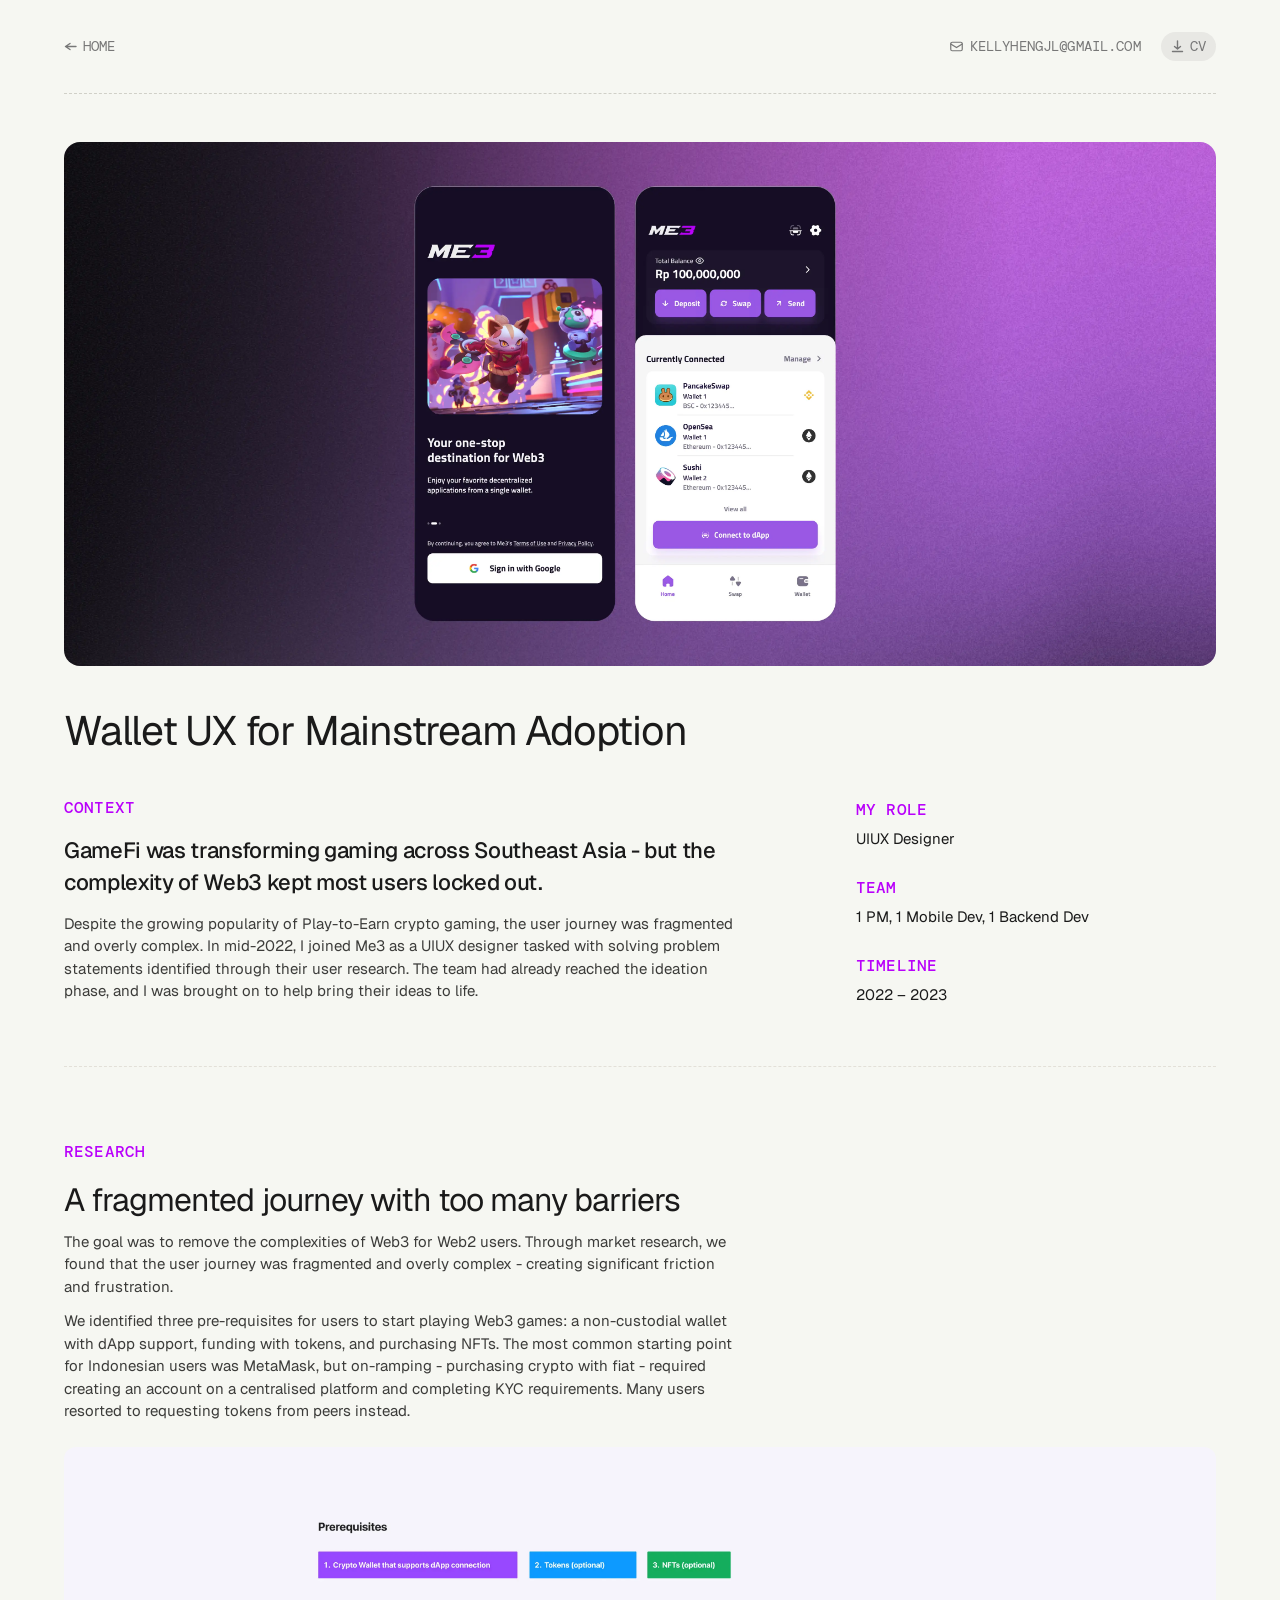
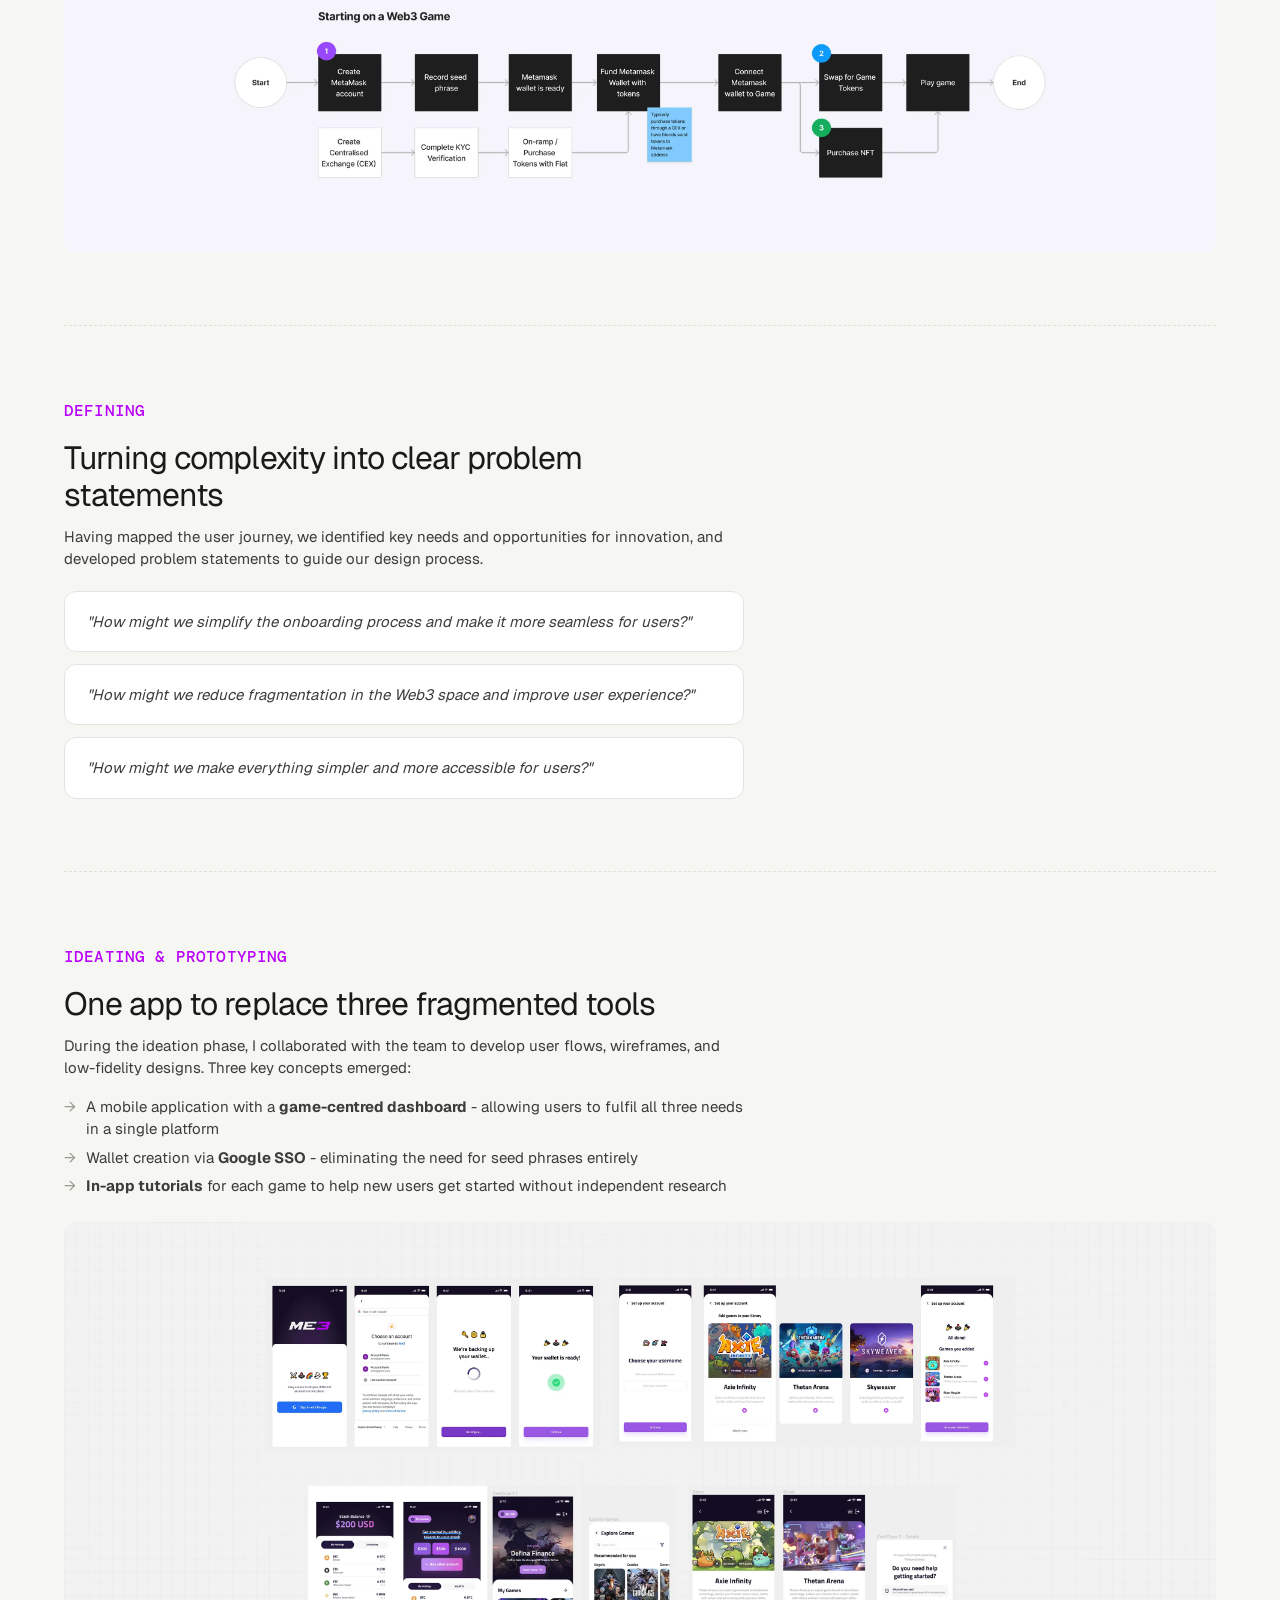
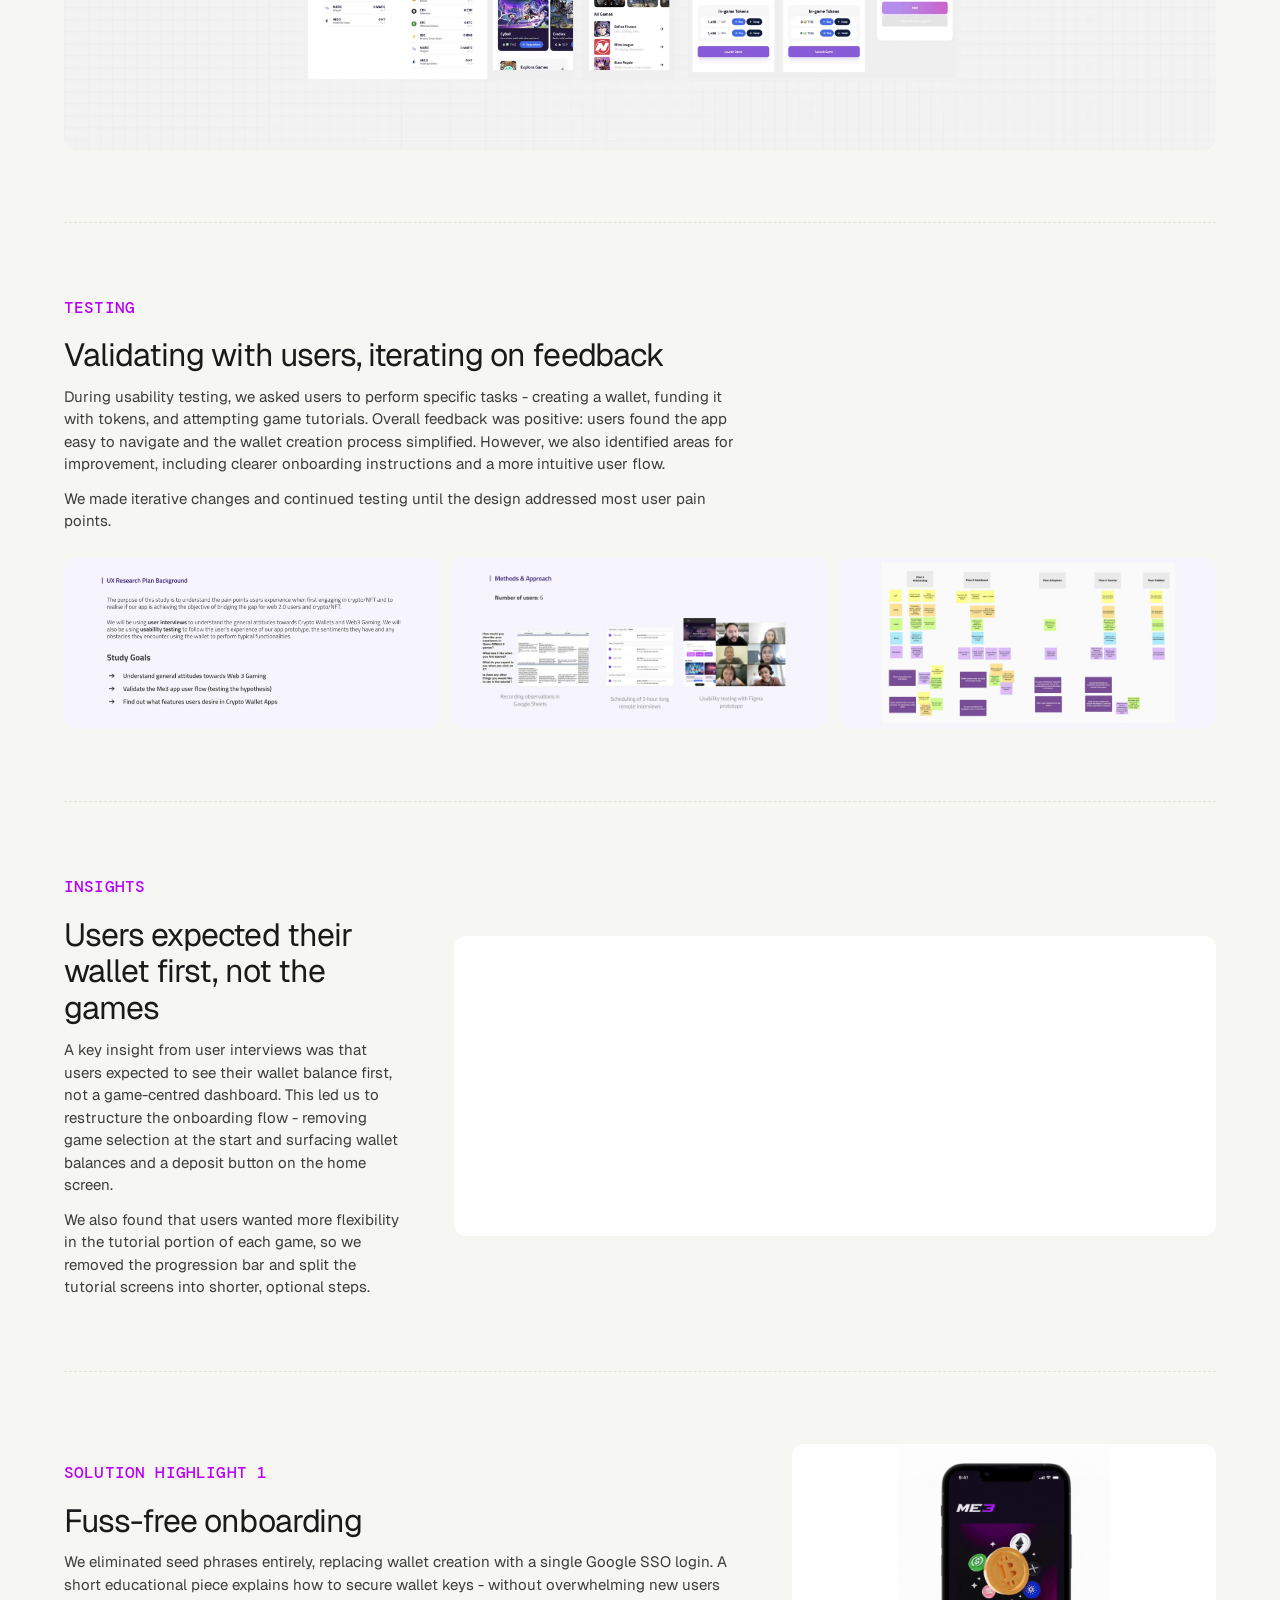
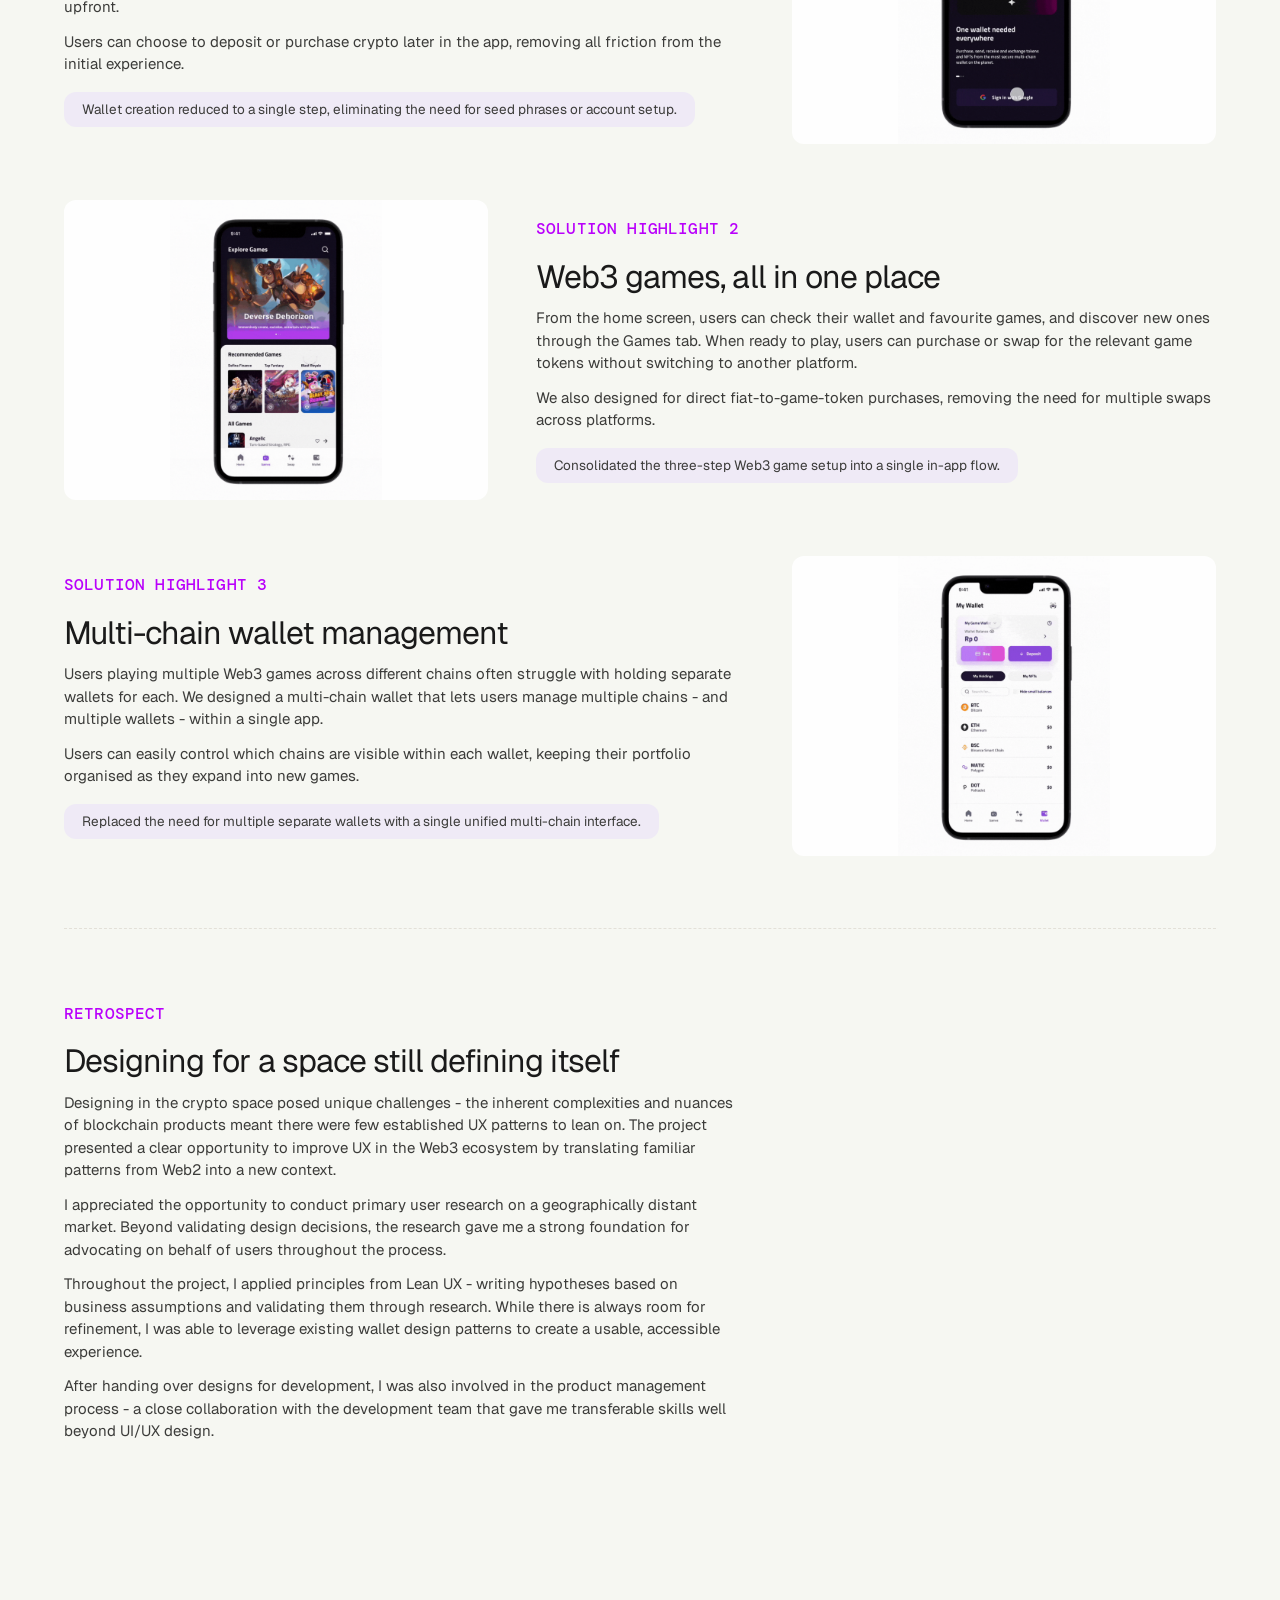
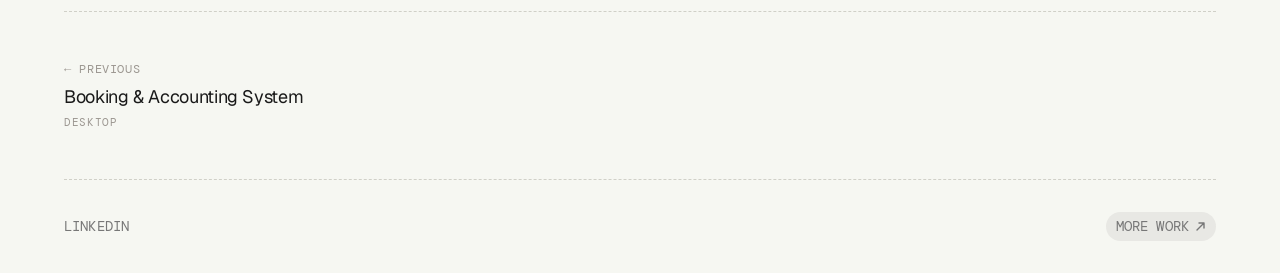
<file: crypto-case-study.html>
<!DOCTYPE html>
<html lang="en">
<head>
  <meta charset="UTF-8" />
  <link rel="icon" href="data:image/svg+xml,<svg xmlns='http://www.w3.org/2000/svg' viewBox='0 0 100 100'><text y='.9em' font-size='90'>✏️</text></svg>">
  <meta name="viewport" content="width=device-width, initial-scale=1.0" />
  <title>Crypto Wallet - Kelly Heng</title>
  <link rel="preconnect" href="https://fonts.googleapis.com" />
  <link rel="preconnect" href="https://fonts.gstatic.com" crossorigin />
  <link href="https://fonts.googleapis.com/css2?family=DM+Mono:ital,wght@0,400;0,500;1,400&family=DM+Sans:wght@400;500&family=Geist:wght@300;400;500;600&family=Instrument+Serif&family=Roboto+Mono:wght@600&display=swap" rel="stylesheet" />
  <style>
    /* ── ROOT / VARIABLES ───────────────────── */
    *, *::before, *::after { box-sizing: border-box; margin: 0; padding: 0; }

    :root {
      --bg:        #f6f7f2;
      --text:      #1A1A1A;
      --soft:      #3C3C3A;
      --muted:     #9B9690;
      --divider:   #E3E0D8;
      --page-pad:  64px;
      --text-max:  680px;
      --case:      #6D28D9;
    }

    /* ── BASE / RESET ───────────────────────── */
    html {
      background: var(--bg);
      color: var(--text);
      font-family: 'Geist', -apple-system, sans-serif;
      font-size: 15px;
      line-height: 1.65;
      -webkit-font-smoothing: antialiased;
    }
    body { min-height: 100vh; opacity: 0; transition: opacity 0.3s ease; }
    a    { color: inherit; text-decoration: none; }

    /* ── OUTER WRAPPER ──────────────────────── */
    .cs-outer {
      max-width: 1440px;
      margin: 0 auto;
      padding: 48px var(--page-pad) 96px;
    }

    /* ── BACK LINK ──────────────────────────── */


    /* ── TITLE ──────────────────────────────── */
    .cs-title {
      font-family: 'Geist', -apple-system, sans-serif;
      font-size: 41px; font-weight: 400; letter-spacing: -0.03em;
      line-height: 1.1; padding-top: 14px; padding-bottom: 14px; margin-bottom: 28px;
    }

    /* ── HERO ───────────────────────────────── */
    .cs-hero {
      width: 100%;
      aspect-ratio: 2.2 / 1;
      border-radius: 16px;
      overflow: hidden;
      margin-bottom: 28px;
    }
    .cs-hero img { display: block; width: 100%; height: 100%; object-fit: cover; }

    /* ── INTRO ROW ──────────────────────────── */
    .cs-intro-row {
      display: grid;
      grid-template-columns: 1fr 360px;
      gap: 24px;
      padding-bottom: 60px;
      border-bottom: 1px dashed var(--divider);
      margin-bottom: 72px;
    }
    .cs-intro-body { max-width: 680px; }
    .cs-intro-body .section-label { margin-bottom: 14px; }
    .cs-intro-lead {
      font-size: 22px; font-weight: 500; line-height: 1.45;
      letter-spacing: -0.015em;
      color: var(--text); margin-bottom: 14px;
    }
    .cs-meta-col {
      display: flex; flex-direction: column; gap: 24px;
      padding-top: 2px;
    }
    .cs-meta-item { display: flex; flex-direction: column; gap: 5px; }
    .cs-meta-label {
      font-size: 16px; font-family: 'DM Mono', monospace; font-weight: 500;
      letter-spacing: 0.01em; text-transform: uppercase; color: #B901FB;
    }
    .cs-meta-value { font-size: 15px; line-height: 1.5; }

    /* ── BODY CONTENT ───────────────────────── */
    .cs-section { margin-bottom: 72px; }

    .section-label {
      display: block; font-size: 16px; font-family: 'DM Mono', monospace; font-weight: 500;
      letter-spacing: 0.01em; text-transform: uppercase; color: #B901FB; margin-bottom: 16px;
    }

    .cs-h2 {
      font-family: 'Geist', -apple-system, sans-serif;
      font-size: 32px; font-weight: 400; letter-spacing: -0.03em;
      line-height: 1.15; margin-bottom: 12px; max-width: var(--text-max);
    }

    .cs-body { font-size: 15px; line-height: 1.5; color: var(--soft); max-width: var(--text-max); }
    .cs-body + .cs-body { margin-top: 12px; }

    .cs-sublist { margin-top: 8px; padding-left: 0; list-style: none; max-width: var(--text-max); }
    .cs-sublist li { font-size: 15px; color: var(--soft); line-height: 1.5; padding-left: 22px; margin-bottom: 6px; position: relative; }
    .cs-sublist li::before { content: '→'; position: absolute; left: 0; color: var(--muted); }

    /* ── HMW CALLOUTS ───────────────────────── */
    .cs-hmw { display: flex; flex-direction: column; gap: 12px; margin-top: 20px; max-width: var(--text-max); }
    .cs-hmw-quote {
      background: #ffffff; border: 0.5px solid #e3e3e3; border-radius: 12px;
      padding: 18px 22px;
      font-size: 15px; line-height: 1.55; color: var(--soft); font-style: italic;
    }

    /* ── SOLUTIONS ──────────────────────────── */
    .solution-item { margin-bottom: 56px; }
    .solution-item:last-child { margin-bottom: 0; }
    .solution-row { display: flex; gap: 48px; align-items: center; justify-content: flex-start; }
    .solution-row--reverse { flex-direction: row-reverse; justify-content: flex-end; }
    .solution-text { flex: 0 1 680px; }
    .solution-media { flex: 1; }
    .solution-media .cs-mockup { margin-top: 0; background: #FEFEFE; display: flex; justify-content: center; align-items: center; max-height: 300px; }
    .solution-media .cs-mockup img { width: auto; height: auto; max-height: 300px; }
    @media (max-width: 700px) {
      .solution-row, .solution-row--reverse { flex-direction: column; justify-content: flex-start; }
    }
    .cs-rule { border: none; border-top: 1px dashed var(--divider); margin: 0 0 72px; }

    /* ── MOCKUPS ────────────────────────────── */
    .cs-mockup { position: relative; width: 100%; border-radius: 12px; overflow: hidden; margin-top: 24px; }
    .cs-mockup img { display: block; width: 100%; height: auto; }
    .cs-img-pair > div { position: relative; overflow: hidden; border-radius: 8px; }
    .cs-caption {
      position: absolute; bottom: 12px; left: 12px;
      padding: 6px 14px;
      background: #ffffff; border-radius: 100px;
      font-size: 12px; color: var(--text);
      opacity: 0; transform: translateY(4px);
      transition: opacity 0.2s ease, transform 0.2s ease;
      white-space: nowrap;
    }
    .cs-mockup:hover .cs-caption,
    .cs-img-pair > div:hover .cs-caption { opacity: 1; transform: translateY(0); }

    /* ── IMAGE PAIR ─────────────────────────── */
    .cs-img-pair { display: grid; grid-template-columns: 1fr 1fr; gap: 12px; margin-top: 24px; }

    /* ── IMAGE TRIO ─────────────────────────── */
    .cs-img-trio { display: grid; grid-template-columns: 1fr 1fr 1fr; gap: 12px; margin-top: 24px; }
    .cs-img-trio > div { position: relative; overflow: hidden; border-radius: 12px; }
    .cs-img-trio img { display: block; width: 100%; height: auto; }

    /* ── IMPACT PILLS ──────────────────────── */
    .cs-impact { display: flex; flex-direction: column; gap: 8px; margin-top: 16px; }
    .cs-impact-pill {
      display: inline-block; align-self: flex-start;
      padding: 8px 18px;
      background: #EFEAF6; border-radius: 100px;
      font-size: 13.5px; color: var(--soft); line-height: 1.4;
    }
    .cs-impact-pill--wrapped { border-radius: 12px; }

    /* ── SCROLL ANIMATIONS ──────────────────────── */
    .cs-scroll {
      opacity: 0;
      transform: translateY(7px);
      transition: opacity 0.6s ease, transform 0.6s ease;
    }
    .cs-scroll.is-visible {
      opacity: 1;
      transform: translateY(0);
    }

    /* ── RESPONSIVE ─────────────────────────── */
    @media (max-width: 640px) {
      :root { --page-pad: 20px; }

      /* Tighten vertical rhythm */
      .cs-section     { margin-bottom: 44px; }
      .cs-rule        { margin-bottom: 44px; }
      .solution-item  { margin-bottom: 32px; }
      .solution-row   { gap: 20px; }

      /* Collapse flex-basis so items only take content height when stacked */
      .solution-text,
      .solution-media                         { flex: none; width: 100%; }

      /* Images fill full width when text + media stack vertically */
      .solution-media .cs-mockup              { max-height: none; }
      .solution-media .cs-mockup img          { width: 100%; height: auto; max-height: none; }
    }

    @media (max-width: 960px) {
      .cs-intro-row { grid-template-columns: 1fr; gap: 36px; }
      .cs-meta-col { flex-direction: row; flex-wrap: wrap; gap: 24px 40px; }
    }
    @media (max-width: 700px) {
      .cs-title        { font-size: 32px; }
      .cs-h2           { font-size: 28px; }
      .cs-intro-lead   { font-size: 18px; }
      .cs-img-pair     { grid-template-columns: 1fr; }
      .cs-img-trio     { grid-template-columns: 1fr; }
    }

    /* ── BACK TO TOP ────────────────────────── */
    .btt-btn {
      position: fixed; bottom: 32px; right: 32px;
      width: 66px; height: 66px; border-radius: 50%;
      background: #fff; border: 1px solid var(--divider);
      display: flex; align-items: center; justify-content: center;
      cursor: pointer; color: #1a1a1a; opacity: 0; transform: translateY(8px);
      transition: opacity 0.25s ease, transform 0.25s ease, background 0.15s ease, bottom 0.15s ease;
      z-index: 100;
    }
    .btt-btn.visible { opacity: 1; transform: translateY(0); }
    .btt-btn:hover { background: #F5F4F1; }

    /* ── PORTFOLIO HEADER / FOOTER ─── */
    .pf-header { background: #f6f7f2; padding-top: 32px; }
    .pf-header-inner {
      margin-left: 64px; margin-right: 64px;
      display: flex; align-items: center; justify-content: space-between; gap: 16px;
      padding-bottom: 32px;
      border-bottom: 1px dashed #d0d0c8;
    }
    .pf-site-name {
      font-family: 'DM Mono', monospace; font-size: 14px; font-weight: 400;
      letter-spacing: 0.01em; text-transform: uppercase; color: #777777;
      text-decoration: none; display: inline-flex; align-items: center; gap: 6px;
    }
    .pf-header-right { display: flex; align-items: center; gap: 20px; flex-wrap: nowrap; }
    .pf-email-short { display: none; }
    .pf-resume-btn {
      display: inline-flex; align-items: center; gap: 6px;
      font-family: 'DM Mono', monospace; font-size: 14px; font-weight: 400;
      letter-spacing: 0.01em; text-transform: uppercase;
      background: #e8e8e4; border-radius: 9999px; padding: 3px 10px;
      color: #777777; text-decoration: none;
      transition: background 0.18s ease;
    }
    .pf-resume-btn:hover { background: #deded9; }
    .pf-email-link {
      display: inline-flex; align-items: center; gap: 7px;
      font-family: 'DM Mono', monospace; font-size: 14px; font-weight: 400;
      letter-spacing: 0.01em; text-transform: uppercase;
      color: #777777; text-decoration: none; transition: transform 0.18s ease;
    }
    .pf-email-link:hover { transform: translateX(4px); }
    .pf-footer { background: #f6f7f2; padding-bottom: 32px; }
    .pf-footer-inner {
      margin-left: 64px; margin-right: 64px;
      border-top: 1px dashed #d0d0c8; padding-top: 32px;
      display: flex; align-items: center; justify-content: space-between;
    }
    .pf-social-links { display: flex; align-items: center; gap: 8px; }
    .pf-icon-link {
      display: inline-flex; align-items: center; justify-content: center;
      color: #777777; text-decoration: none; transition: color 0.18s ease;
    }
    .pf-icon-link:hover { color: #1a1a1a; }
    .pf-all-work {
      font-family: 'DM Mono', monospace; font-size: 14px; font-weight: 400;
      letter-spacing: 0.01em; text-transform: uppercase;
      color: #777777; text-decoration: none; transition: color 0.18s ease;
    }
    .pf-all-work:hover { color: #1a1a1a; }
    @media (max-width: 640px) {
      .pf-header-inner, .pf-footer-inner { margin-left: 20px; margin-right: 20px; }
      .pf-email-full { display: none; }
      .pf-email-short { display: inline; }
    }

    /* ── TEXT SELECTION ──────────────────────── */
    ::selection { background: rgba(255, 218, 71, 0.3); color: inherit; }
  
    /* ── CASE NAVIGATION ───────────────────── */
    .pf-case-nav { padding: 0 64px 48px; }
    .pf-case-nav-inner { border-top: 1px dashed #d0d0c8; padding-top: 48px; }
    .pf-case-nav-inner {
      display: flex; justify-content: space-between; align-items: flex-start; gap: 32px;
    }
    .pf-case-nav-link {
      display: flex; flex-direction: column; gap: 6px;
      text-decoration: none; color: inherit; max-width: 44%;
      transition: opacity 0.2s ease;
    }
    .pf-case-nav-link:hover { opacity: 0.5; }
    .pf-case-nav-link--next { text-align: right; margin-left: auto; }
    .pf-case-nav-dir {
      font-family: 'DM Mono', monospace; font-size: 12px;
      letter-spacing: 0.05em; text-transform: uppercase; color: #9B9690;
    }
    .pf-case-nav-title {
      font-size: 18px; font-weight: 400;
      letter-spacing: -0.02em; line-height: 1.2; color: #1A1A1A;
    }
    .pf-case-nav-type {
      font-family: 'DM Mono', monospace; font-size: 11px;
      letter-spacing: 0.06em; text-transform: uppercase; color: #9B9690;
    }
    @media (max-width: 640px) {
      .pf-case-nav { padding: 0 20px 32px; }
      .pf-case-nav-link { max-width: 48%; }
      .pf-case-nav-title { font-size: 15px; }
    }
  
    /* ── PAGE ENTER ANIMATIONS ──────────────── */
    @keyframes pf-home-in {
      from { opacity: 0; transform: translateX(-10px); }
      to   { opacity: 1; transform: translateX(0); }
    }
    @keyframes pf-right-in {
      from { opacity: 0; }
      to   { opacity: 1; }
    }
    @keyframes pf-content-in {
      from { opacity: 0; transform: translateY(10px); }
      to   { opacity: 1; transform: translateY(0); }
    }
    .pf-site-name    { animation: pf-home-in    0.38s ease-out 0.06s both; }
    .pf-email-link    { animation: pf-right-in   0.32s ease-out 0.12s both; }
    .cs-outer        { animation: pf-content-in 0.50s ease-out 0.08s both; }
  </style>
  <!-- Google tag (gtag.js) -->
<script async src="https://www.googletagmanager.com/gtag/js?id=G-6JKL9FTB34"></script>
<script>
  window.dataLayer = window.dataLayer || [];
  function gtag(){dataLayer.push(arguments);}
  gtag('js', new Date());

  gtag('config', 'G-6JKL9FTB34');
</script>
</head>
<body>

  <header class="pf-header">
    <div class="pf-header-inner">
      <a href="index.html" class="pf-site-name">
        <svg width="13" height="13" viewBox="0 0 13 13" fill="none" xmlns="http://www.w3.org/2000/svg" aria-hidden="true">
          <path d="M12 6.5H1.5M6 3.5L1.5 6.5 6 9.5" stroke="currentColor" stroke-width="1.4" stroke-linecap="round" stroke-linejoin="round"/>
        </svg>
        HOME
      </a>
      <div class="pf-header-right">
        <a href="mailto:kellyhengjl@gmail.com" class="pf-email-link" aria-label="Email Kelly Heng">
          <svg width="13" height="13" viewBox="0 0 13 13" fill="none" xmlns="http://www.w3.org/2000/svg" aria-hidden="true">
            <rect x="0.75" y="2.25" width="11.5" height="8.5" rx="1.5" stroke="currentColor" stroke-width="1.2"/>
            <path d="M0.75 4L6.5 7.5 12.25 4" stroke="currentColor" stroke-width="1.2" stroke-linecap="round"/>
          </svg>
          <span class="pf-email-full">KELLYHENGJL@GMAIL.COM</span><span class="pf-email-short">EMAIL</span>
        </a>
        <a href="images/Kelly_Heng_UIUX_Designer_Resume.pdf" class="pf-resume-btn" download onclick="trackEvent('resume_download')" aria-label="Download CV">
          <svg width="13" height="13" viewBox="0 0 13 13" fill="none" xmlns="http://www.w3.org/2000/svg" aria-hidden="true">
            <path d="M6.5 1v7.5M3.5 6.5l3 2.5 3-2.5M1.5 11.5h10" stroke="currentColor" stroke-width="1.4" stroke-linecap="round" stroke-linejoin="round"/>
          </svg>
          CV
        </a>
      </div>
    </div>
  </header>

  <main>
    <div class="cs-outer">

      <!-- Hero -->
      <div class="cs-hero">
        <img src="images/me3-hero.webp" alt="ME3 Crypto Wallet" />
      </div>

      <h1 class="cs-title">Wallet UX for Mainstream Adoption</h1>

      <!-- Intro row -->
      <div class="cs-intro-row">
        <div class="cs-intro-body">
          <span class="section-label">Context</span>
          <p class="cs-intro-lead">GameFi was transforming gaming across Southeast Asia - but the complexity of Web3 kept most users locked out.</p>
          <p class="cs-body">Despite the growing popularity of Play-to-Earn crypto gaming, the user journey was fragmented and overly complex. In mid-2022, I joined Me3 as a UIUX designer tasked with solving problem statements identified through their user research. The team had already reached the ideation phase, and I was brought on to help bring their ideas to life.</p>
        </div>
        <div class="cs-meta-col">
          <div class="cs-meta-item">
            <span class="cs-meta-label">My Role</span>
            <span class="cs-meta-value">UIUX Designer</span>
          </div>
          <div class="cs-meta-item">
            <span class="cs-meta-label">Team</span>
            <span class="cs-meta-value">1 PM, 1 Mobile Dev, 1 Backend Dev</span>
          </div>
          <div class="cs-meta-item">
            <span class="cs-meta-label">Timeline</span>
            <span class="cs-meta-value">2022 – 2023</span>
          </div>
        </div>
      </div>

      <!-- Research -->
      <div class="cs-section">
        <span class="section-label">Research</span>
        <h2 class="cs-h2">A fragmented journey with too many barriers</h2>
        <p class="cs-body">The goal was to remove the complexities of Web3 for Web2 users. Through market research, we found that the user journey was fragmented and overly complex - creating significant friction and frustration.</p>
        <p class="cs-body">We identified three pre-requisites for users to start playing Web3 games: a non-custodial wallet with dApp support, funding with tokens, and purchasing NFTs. The most common starting point for Indonesian users was MetaMask, but on-ramping - purchasing crypto with fiat - required creating an account on a centralised platform and completing KYC requirements. Many users resorted to requesting tokens from peers instead.</p>
        <div class="cs-mockup">
          <img loading="lazy" decoding="async" src="images/me3-user-journey.webp" alt="User journey map showing fragmentation" />
          <p class="cs-caption">Fragmented user journey across multiple platforms</p>
        </div>
      </div>

      <hr class="cs-rule">

      <!-- Defining -->
      <div class="cs-section">
        <span class="section-label">Defining</span>
        <h2 class="cs-h2">Turning complexity into clear problem statements</h2>
        <p class="cs-body">Having mapped the user journey, we identified key needs and opportunities for innovation, and developed problem statements to guide our design process.</p>
        <div class="cs-hmw">
          <p class="cs-hmw-quote">"How might we simplify the onboarding process and make it more seamless for users?"</p>
          <p class="cs-hmw-quote">"How might we reduce fragmentation in the Web3 space and improve user experience?"</p>
          <p class="cs-hmw-quote">"How might we make everything simpler and more accessible for users?"</p>
        </div>
      </div>

      <hr class="cs-rule">

      <!-- Ideating & Prototyping -->
      <div class="cs-section">
        <span class="section-label">Ideating &amp; Prototyping</span>
        <h2 class="cs-h2">One app to replace three fragmented tools</h2>
        <p class="cs-body">During the ideation phase, I collaborated with the team to develop user flows, wireframes, and low-fidelity designs. Three key concepts emerged:</p>
        <ul class="cs-sublist" style="margin-top:16px">
          <li>A mobile application with a <strong>game-centred dashboard</strong> - allowing users to fulfil all three needs in a single platform</li>
          <li>Wallet creation via <strong>Google SSO</strong> - eliminating the need for seed phrases entirely</li>
          <li><strong>In-app tutorials</strong> for each game to help new users get started without independent research</li>
        </ul>
        <div class="cs-mockup">
          <img loading="lazy" decoding="async" src="images/me3-prototypes.webp" alt="Early prototypes" />
          <p class="cs-caption">High-fidelity prototypes</p>
        </div>
      </div>

      <hr class="cs-rule">

      <!-- Testing -->
      <div class="cs-section">
        <span class="section-label">Testing</span>
        <h2 class="cs-h2">Validating with users, iterating on feedback</h2>
        <p class="cs-body">During usability testing, we asked users to perform specific tasks - creating a wallet, funding it with tokens, and attempting game tutorials. Overall feedback was positive: users found the app easy to navigate and the wallet creation process simplified. However, we also identified areas for improvement, including clearer onboarding instructions and a more intuitive user flow.</p>
        <p class="cs-body">We made iterative changes and continued testing until the design addressed most user pain points.</p>
        <div class="cs-img-trio">
          <div>
            <img loading="lazy" decoding="async" src="images/me3-user-research.webp" alt="UX Research Plan" />
            <p class="cs-caption">UX Research Plan</p>
          </div>
          <div>
            <img loading="lazy" decoding="async" src="images/me3-research-methods.webp" alt="Research Approach" />
            <p class="cs-caption">Research Approach</p>
          </div>
          <div>
            <img loading="lazy" decoding="async" src="images/me3-synthesis.webp" alt="Synthesising User Interview Results" />
            <p class="cs-caption">Synthesising Interviews</p>
          </div>
        </div>
      </div>

      <hr class="cs-rule">

      <!-- Insights -->
      <div class="cs-section">
        <div class="solution-row">
          <div class="solution-text">
            <span class="section-label">Insights</span>
            <h2 class="cs-h2">Users expected their wallet first, not the games</h2>
            <p class="cs-body">A key insight from user interviews was that users expected to see their wallet balance first, not a game-centred dashboard. This led us to restructure the onboarding flow - removing game selection at the start and surfacing wallet balances and a deposit button on the home screen.</p>
            <p class="cs-body">We also found that users wanted more flexibility in the tutorial portion of each game, so we removed the progression bar and split the tutorial screens into shorter, optional steps.</p>
          </div>
          <div class="solution-media">
            <div class="cs-mockup">
              <img loading="lazy" decoding="async" src="images/me3-conclusions.webp" alt="Iterated design conclusions" />
            </div>
          </div>
        </div>
      </div>

      <hr class="cs-rule">

      <!-- Solutions -->
      <div class="cs-section">

        <!-- 1: text left, gif right -->
        <div class="solution-item">
          <div class="solution-row">
            <div class="solution-text">
              <span class="section-label">Solution Highlight 1</span>
              <h2 class="cs-h2">Fuss-free onboarding</h2>
              <p class="cs-body">We eliminated seed phrases entirely, replacing wallet creation with a single Google SSO login. A short educational piece explains how to secure wallet keys - without overwhelming new users upfront.</p>
              <p class="cs-body">Users can choose to deposit or purchase crypto later in the app, removing all friction from the initial experience.</p>
              <div class="cs-impact">
                <span class="cs-impact-pill">Wallet creation reduced to a single step, eliminating the need for seed phrases or account setup.</span>
              </div>
            </div>
            <div class="solution-media">
              <div class="cs-mockup">
                <img loading="lazy" decoding="async" src="images/me3-prototype-1.gif" alt="Onboarding flow" />
                <p class="cs-caption">Onboarding - Google SSO wallet creation</p>
              </div>
            </div>
          </div>
        </div>

        <!-- 2: gif left, text right -->
        <div class="solution-item">
          <div class="solution-row solution-row--reverse">
            <div class="solution-text">
              <span class="section-label">Solution Highlight 2</span>
              <h2 class="cs-h2">Web3 games, all in one place</h2>
              <p class="cs-body">From the home screen, users can check their wallet and favourite games, and discover new ones through the Games tab. When ready to play, users can purchase or swap for the relevant game tokens without switching to another platform.</p>
              <p class="cs-body">We also designed for direct fiat-to-game-token purchases, removing the need for multiple swaps across platforms.</p>
              <div class="cs-impact">
                <span class="cs-impact-pill">Consolidated the three-step Web3 game setup into a single in-app flow.</span>
              </div>
            </div>
            <div class="solution-media">
              <div class="cs-mockup">
                <img loading="lazy" decoding="async" src="images/me3-prototype-2.gif" alt="Web3 game selection flow" />
                <p class="cs-caption">Home screen - wallet balance and game discovery</p>
              </div>
            </div>
          </div>
        </div>

        <!-- 3: text left, gif right -->
        <div class="solution-item">
          <div class="solution-row">
            <div class="solution-text">
              <span class="section-label">Solution Highlight 3</span>
              <h2 class="cs-h2">Multi-chain wallet management</h2>
              <p class="cs-body">Users playing multiple Web3 games across different chains often struggle with holding separate wallets for each. We designed a multi-chain wallet that lets users manage multiple chains - and multiple wallets - within a single app.</p>
              <p class="cs-body">Users can easily control which chains are visible within each wallet, keeping their portfolio organised as they expand into new games.</p>
              <div class="cs-impact">
                <span class="cs-impact-pill">Replaced the need for multiple separate wallets with a single unified multi-chain interface.</span>
              </div>
            </div>
            <div class="solution-media">
              <div class="cs-mockup">
                <img loading="lazy" decoding="async" src="images/me3-prototype-3.gif" alt="Multi-chain wallet management" />
                <p class="cs-caption">Multi-chain wallet - chain and balance management</p>
              </div>
            </div>
          </div>
        </div>

      </div><!-- /solutions -->

      <hr class="cs-rule">

      <!-- Retrospect -->
      <div class="cs-section">
        <span class="section-label">Retrospect</span>
        <h2 class="cs-h2">Designing for a space still defining itself</h2>
        <p class="cs-body">Designing in the crypto space posed unique challenges - the inherent complexities and nuances of blockchain products meant there were few established UX patterns to lean on. The project presented a clear opportunity to improve UX in the Web3 ecosystem by translating familiar patterns from Web2 into a new context.</p>
        <p class="cs-body">I appreciated the opportunity to conduct primary user research on a geographically distant market. Beyond validating design decisions, the research gave me a strong foundation for advocating on behalf of users throughout the process.</p>
        <p class="cs-body">Throughout the project, I applied principles from Lean UX - writing hypotheses based on business assumptions and validating them through research. While there is always room for refinement, I was able to leverage existing wallet design patterns to create a usable, accessible experience.</p>
        <p class="cs-body">After handing over designs for development, I was also involved in the product management process - a close collaboration with the development team that gave me transferable skills well beyond UI/UX design.</p>
      </div>

    </div>
  </main>

  <!-- CASE NAVIGATION -->
  <nav class="pf-case-nav">
    <div class="pf-case-nav-inner">
      <a href="booking-case-study.html" class="pf-case-nav-link pf-case-nav-link--prev">
      <span class="pf-case-nav-dir">← Previous</span>
      <span class="pf-case-nav-title">Booking &amp; Accounting System</span>
      <span class="pf-case-nav-type">DESKTOP</span>
    </a>
    </div>
  </nav>
  <footer class="pf-footer">
    <div class="pf-footer-inner">
      <nav class="pf-social-links">
        <a href="https://www.linkedin.com/in/kellyhengjl/" class="pf-all-work" target="_blank" rel="noopener noreferrer" onclick="trackEvent('linkedin_click')" aria-label="LinkedIn">LINKEDIN</a>
      </nav>
      <a href="https://behance.net/kellyheng" class="pf-resume-btn" target="_blank" rel="noopener noreferrer" onclick="trackEvent('more_work_click')" aria-label="More work on Behance">
        MORE WORK
        <svg width="11" height="11" viewBox="0 0 11 11" fill="none" xmlns="http://www.w3.org/2000/svg" aria-hidden="true">
          <path d="M2 9L9 2M9 2H4M9 2v5" stroke="currentColor" stroke-width="1.4" stroke-linecap="round" stroke-linejoin="round"/>
        </svg>
      </a>
    </div>
  </footer>

  <button class="btt-btn" id="bttBtn" aria-label="Back to top">
    <svg width="24" height="24" viewBox="0 0 16 16" fill="none" stroke="currentColor" stroke-width="1.5" stroke-linecap="round" stroke-linejoin="round"><path d="M8 12V4M4 8l4-4 4 4"/></svg>
  </button>

  <script>
  document.addEventListener('DOMContentLoaded', function () {
    document.body.style.transition = 'none';
    document.body.style.opacity = '1';
    var animObserver = new IntersectionObserver(function(entries) {
      entries.forEach(function(entry) {
        if (entry.isIntersecting) {
          entry.target.classList.add('is-visible');
          animObserver.unobserve(entry.target);
        }
      });
    }, { threshold: 0.08 });
    document.querySelectorAll('.cs-intro-row, .cs-section').forEach(function(el) {
      el.classList.add('cs-scroll');
      animObserver.observe(el);
    });
    function checkPillWrap() {
      document.querySelectorAll('.cs-impact-pill').forEach(function(pill) {
        var singleLineHeight = parseFloat(getComputedStyle(pill).lineHeight) + 16;
        pill.classList.toggle('cs-impact-pill--wrapped', pill.offsetHeight > singleLineHeight);
      });
    }
    checkPillWrap();
    window.addEventListener('resize', checkPillWrap);
  });
  document.querySelectorAll('a[href]').forEach(function (link) {
    var href = link.getAttribute('href');
    if (
      href &&
      !href.startsWith('#') &&
      !href.startsWith('mailto:') &&
      !href.startsWith('http') &&
      link.target !== '_blank'
    ) {
      link.addEventListener('click', function (e) {
        e.preventDefault();
        document.body.style.opacity = '0';
        setTimeout(function () { window.location.href = href; }, 300);
      });
    }
  });
  var bttBtn = document.getElementById('bttBtn');
  function updateBtt() {
    bttBtn.classList.toggle('visible', window.scrollY > 300);
    var sentinel = document.querySelector('.pf-case-nav') || document.querySelector('.pf-footer');
    var sentinelRect = sentinel.getBoundingClientRect();
    if (sentinelRect.top < window.innerHeight) {
      bttBtn.style.bottom = (window.innerHeight - sentinelRect.top + 16) + 'px';
    } else {
      bttBtn.style.bottom = '';
    }
  }
  var _bttRaf = false;
  window.addEventListener('scroll', function () {
    if (_bttRaf) return;
    _bttRaf = true;
    requestAnimationFrame(function () { _bttRaf = false; updateBtt(); });
  }, { passive: true });
  updateBtt();
  bttBtn.addEventListener('click', function () {
    window.scrollTo({ top: 0, behavior: 'smooth' });
  });
  </script>


  <!-- BFCACHE RESET: restores page if user navigates back -->
  <script>
  window.addEventListener('pageshow', function (e) {
    if (!e.persisted) return;
    document.body.style.transition = 'none';
    document.body.style.opacity = '1';
  });
  </script>
<script>
function trackEvent(eventName) {
  gtag('event', eventName);
}
</script>
</body>
</html>
</file>
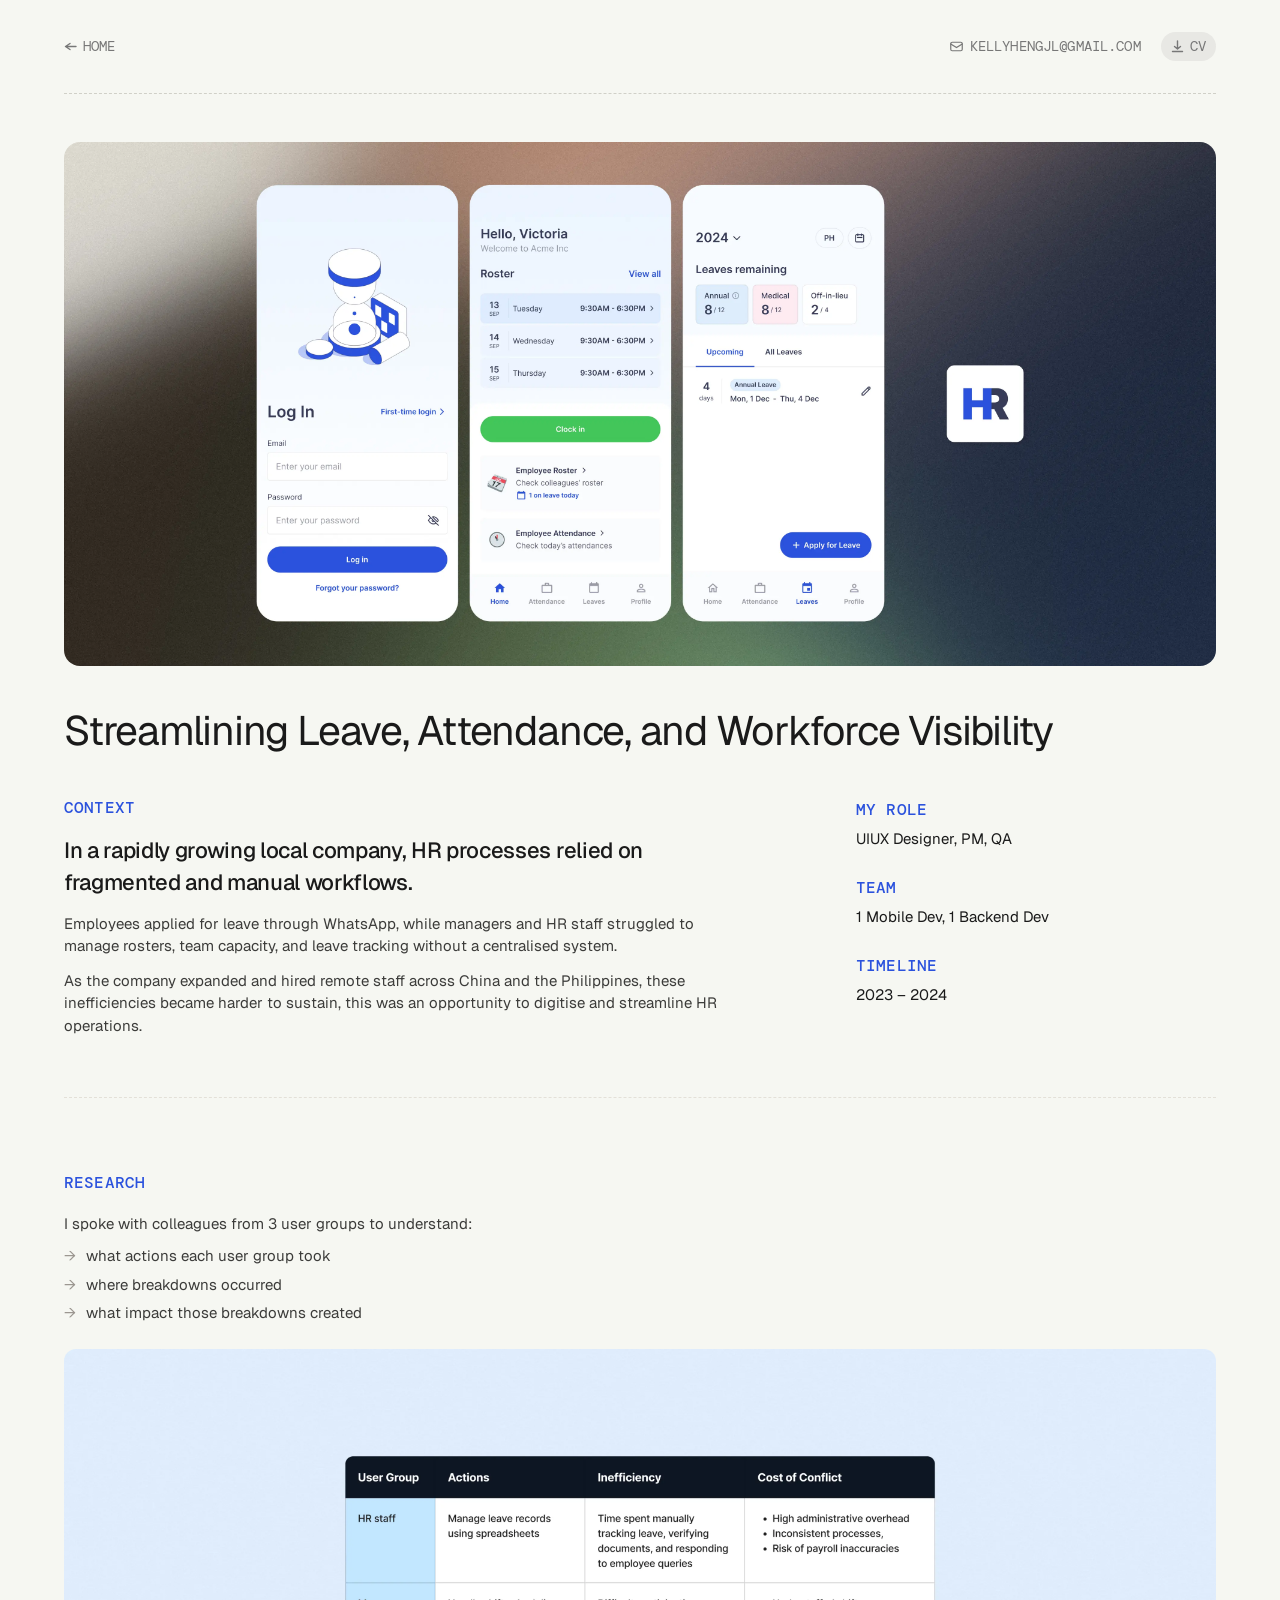
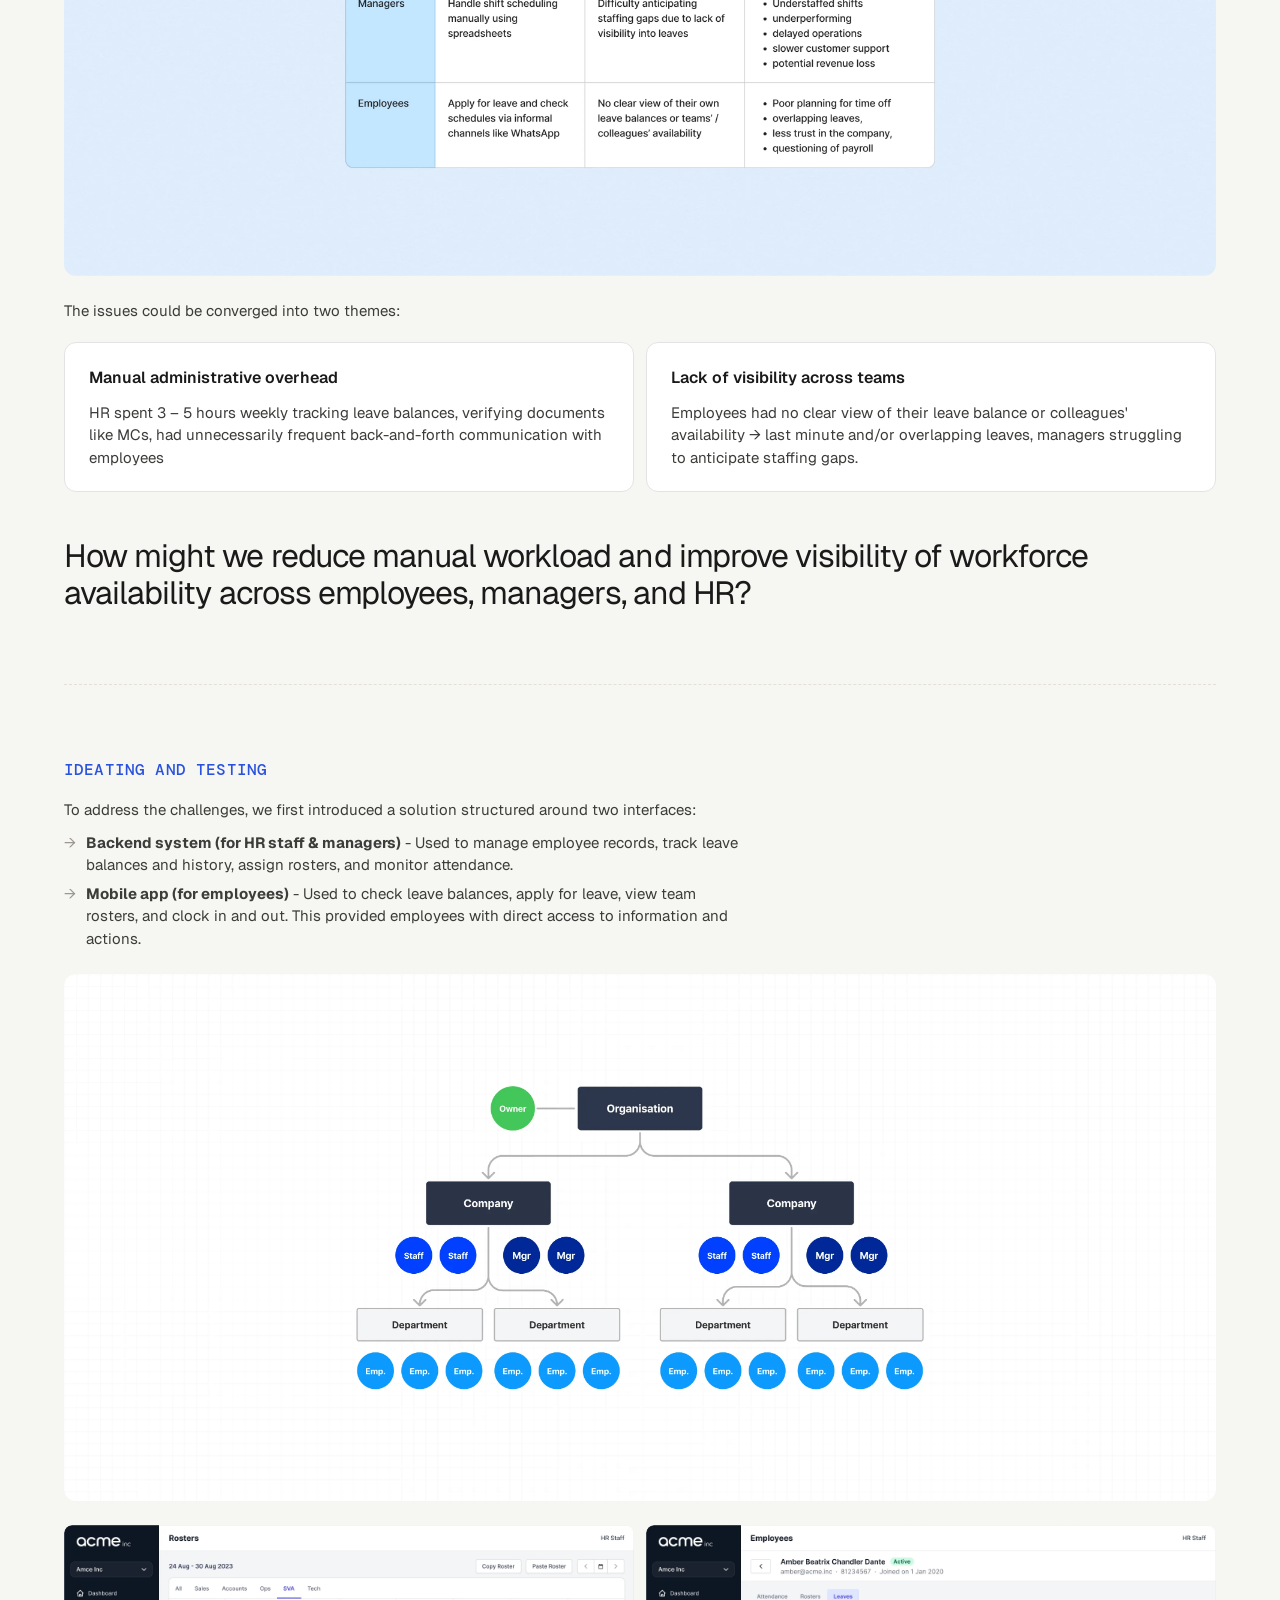
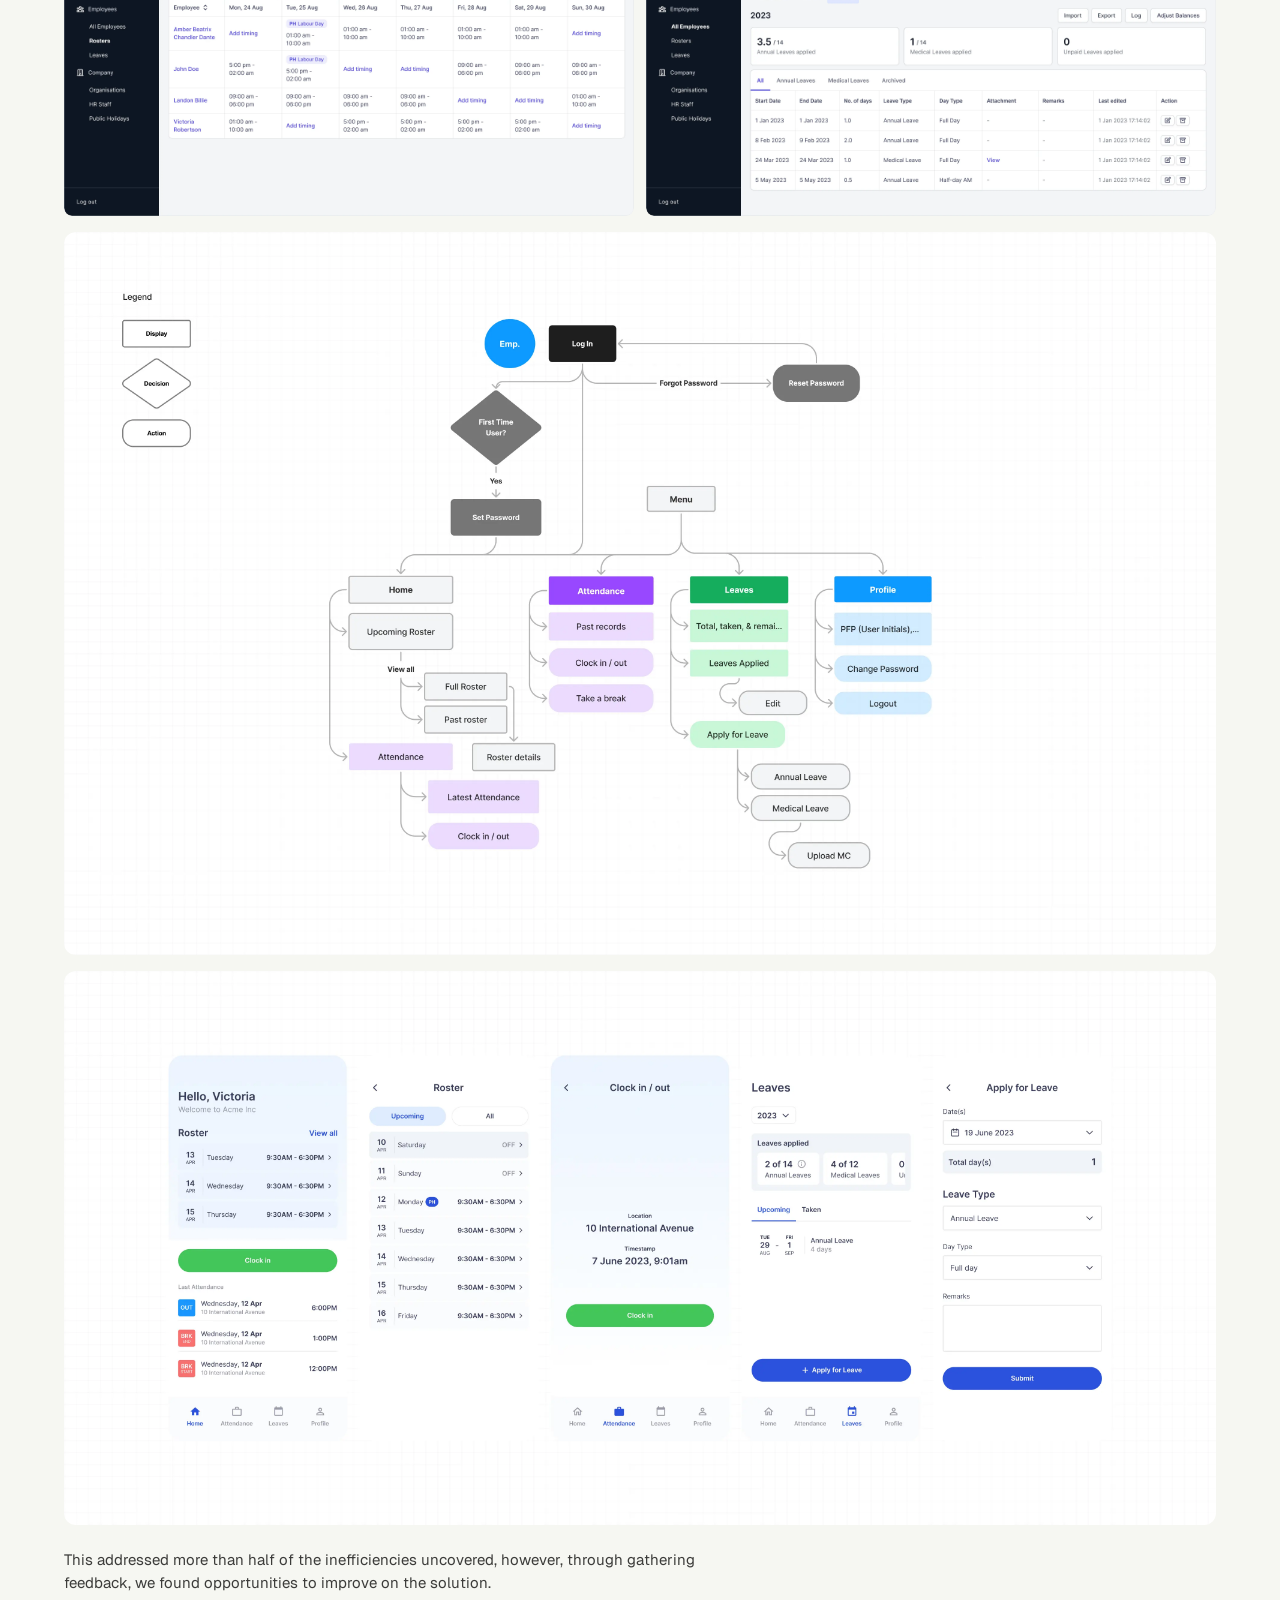
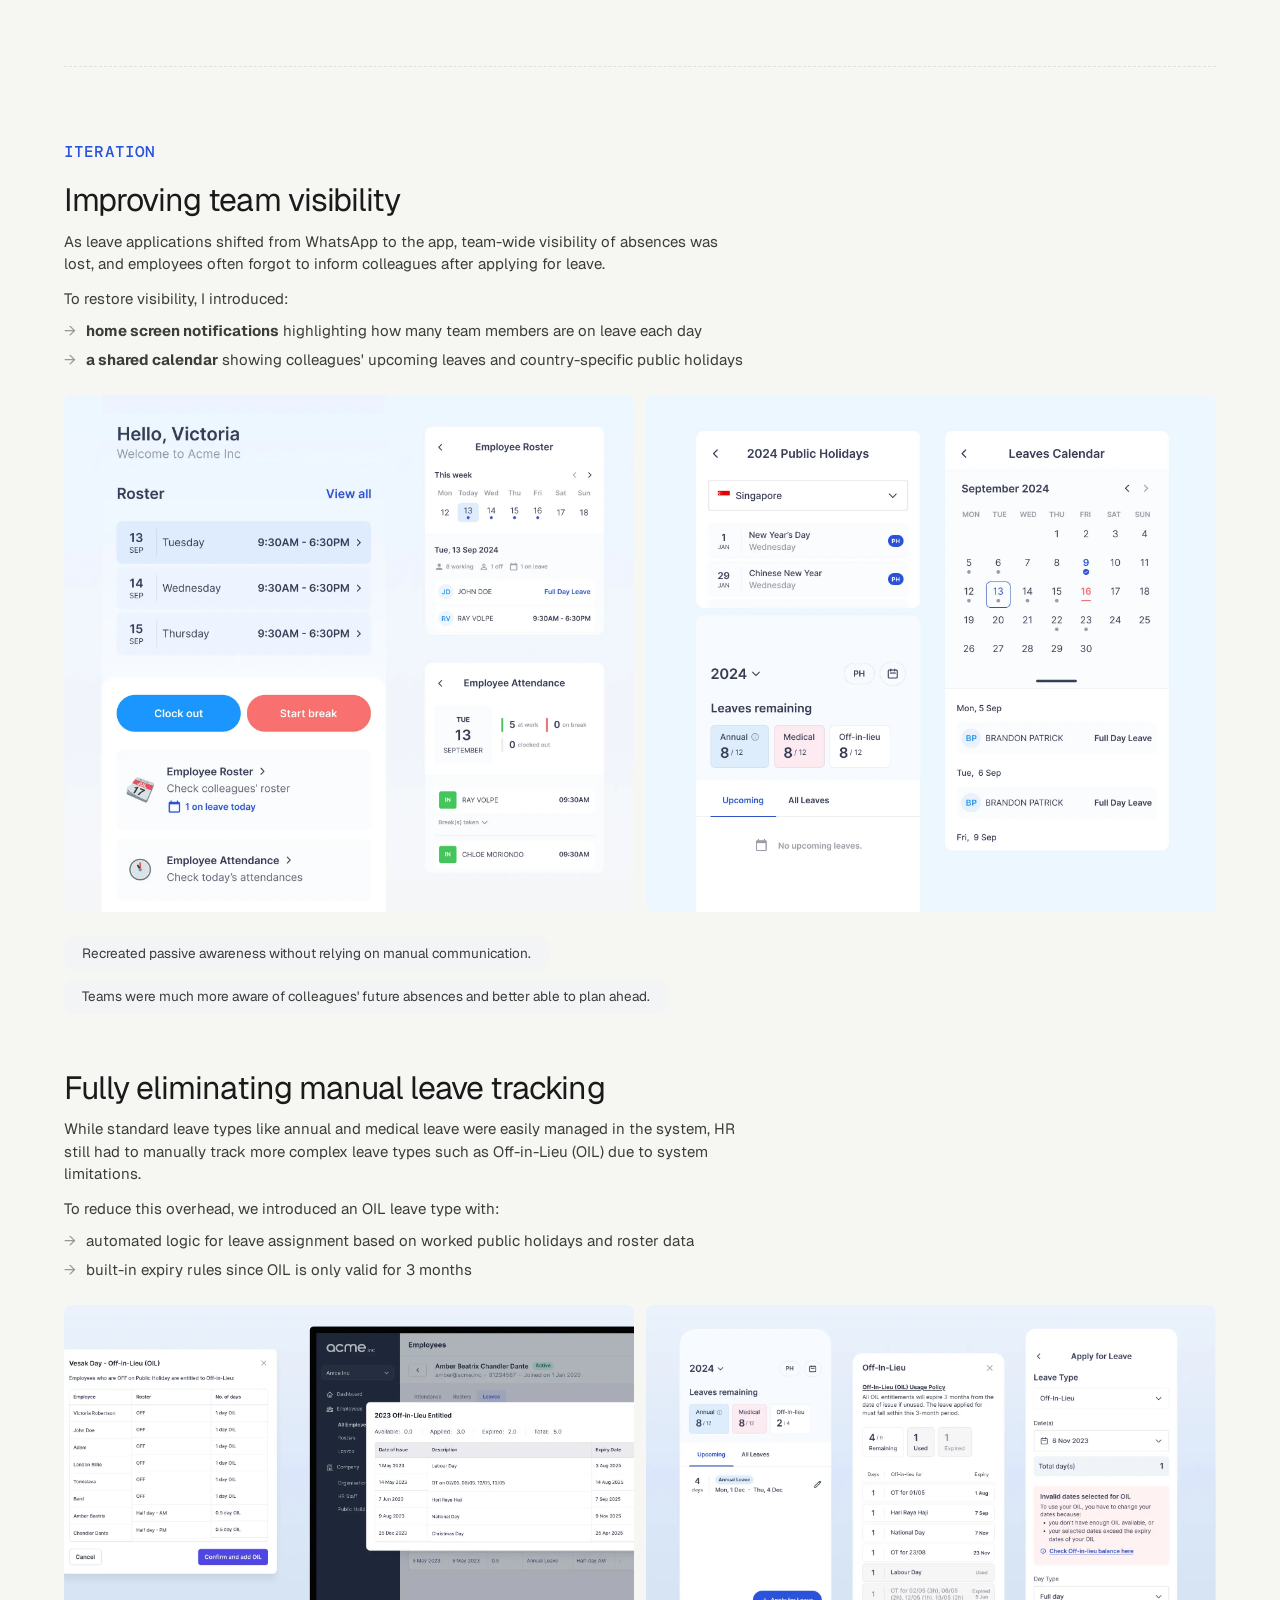
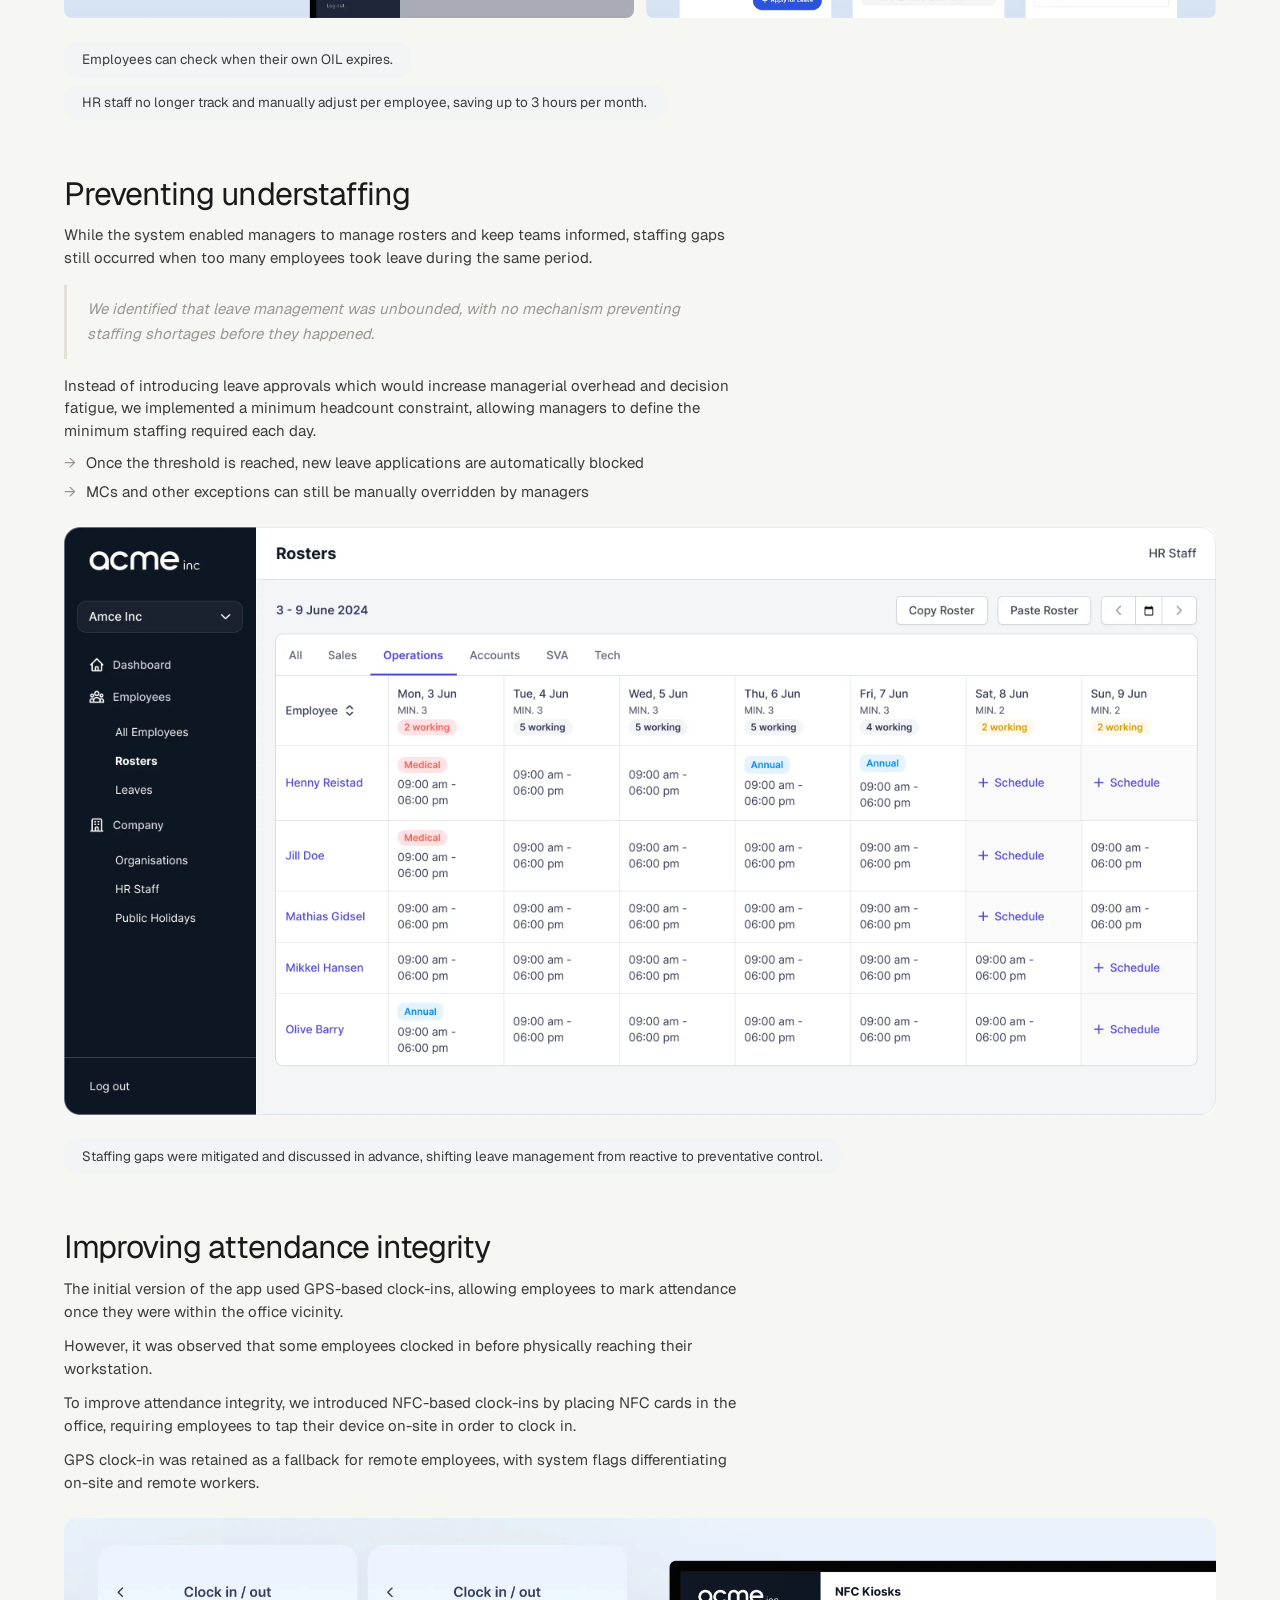
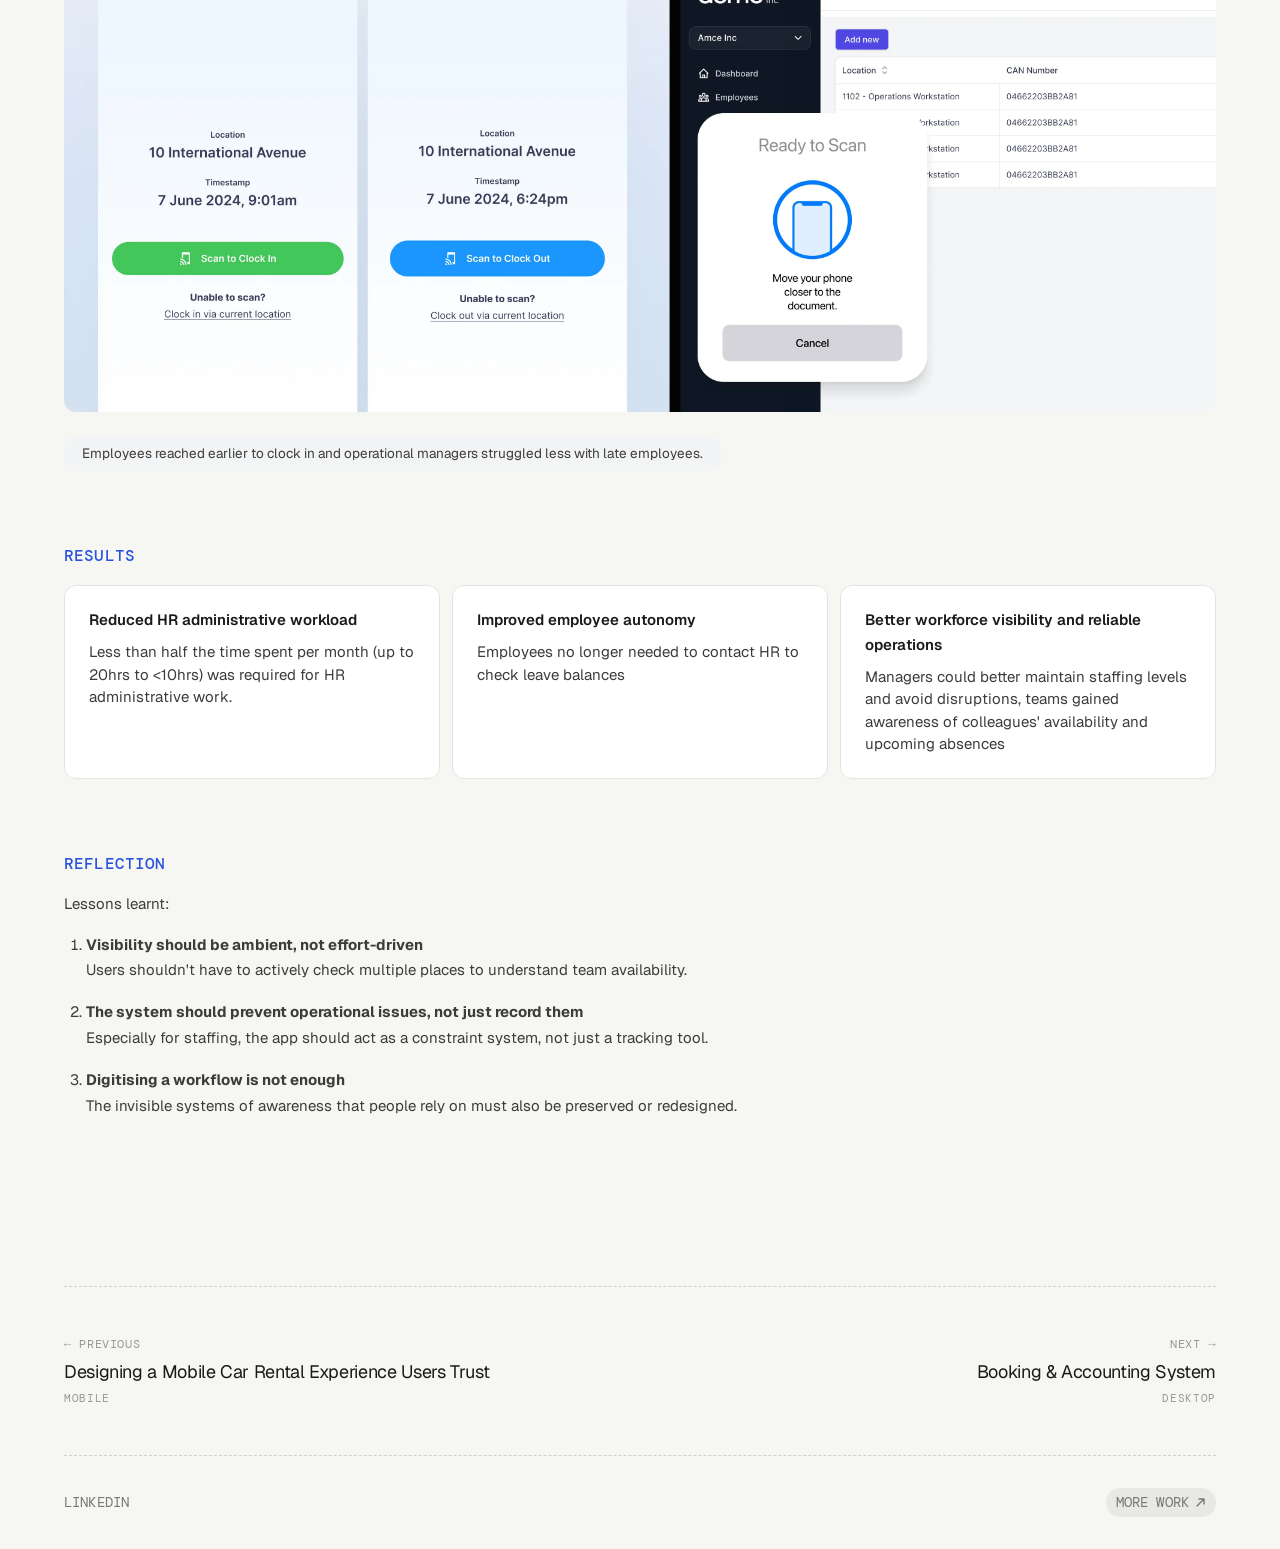
<file: hrapp-case-study.html>
<!DOCTYPE html>
<html lang="en">
<head>
  <meta charset="UTF-8" />
  <link rel="icon" href="data:image/svg+xml,<svg xmlns='http://www.w3.org/2000/svg' viewBox='0 0 100 100'><text y='.9em' font-size='90'>✏️</text></svg>">
  <meta name="viewport" content="width=device-width, initial-scale=1.0" />
  <title>HR App - Kelly Heng</title>
  <link rel="preconnect" href="https://fonts.googleapis.com" />
  <link rel="preconnect" href="https://fonts.gstatic.com" crossorigin />
  <link href="https://fonts.googleapis.com/css2?family=DM+Mono:ital,wght@0,400;0,500;1,400&family=DM+Sans:wght@400;500&family=Geist:wght@300;400;500;600&family=Instrument+Serif&family=Roboto+Mono:wght@600&display=swap" rel="stylesheet" />
  <style>
    /* ── ROOT / VARIABLES ───────────────────── */
    *, *::before, *::after { box-sizing: border-box; margin: 0; padding: 0; }

    :root {
      --bg:        #f6f7f2;
      --text:      #1A1A1A;
      --soft:      #3C3C3A;
      --muted:     #9B9690;
      --divider:   #E3E0D8;
--page-pad:  64px;
      --text-max:  680px;
    }

    /* ── BASE / RESET ───────────────────────── */
    html {
      background: var(--bg);
      color: var(--text);
      font-family: 'Geist', -apple-system, sans-serif;
      font-size: 15px;
      line-height: 1.65;
      -webkit-font-smoothing: antialiased;
    }
    body { min-height: 100vh; opacity: 0; transition: opacity 0.3s ease; }
    a    { color: inherit; text-decoration: none; }

    /* ── OUTER WRAPPER ──────────────────────── */
    .cs-outer {
      max-width: 1440px;
      margin: 0 auto;
      padding: 48px var(--page-pad) 96px;
    }

    /* ── BACK LINK ──────────────────────────── */


    /* ── TITLE (above hero) ─────────────────── */
    .cs-title {
      font-family: 'Geist', -apple-system, sans-serif;
      font-size: 41px; font-weight: 400; letter-spacing: -0.03em;
      line-height: 1.1; padding-top: 14px; padding-bottom: 14px; margin-bottom: 28px;
    }

    /* ── HERO ───────────────────────────────── */
    .cs-hero {
      width: 100%;
      aspect-ratio: 2.2 / 1;
      border-radius: 16px;
      overflow: hidden;
      margin-bottom: 28px;
    }
    .cs-hero img { display: block; width: 100%; height: 100%; object-fit: cover; }
    .cs-hero svg { display: block; width: 100%; height: 100%; }

    /* ── INTRO ROW (context + meta) ─────────── */
    .cs-intro-row {
      display: grid;
      grid-template-columns: 1fr 360px;
      gap: 24px;
      padding-bottom: 60px;
      border-bottom: 1px dashed var(--divider);
      margin-bottom: 72px;
    }
    .cs-intro-body { max-width: 680px; }
    .cs-intro-body .section-label { margin-bottom: 14px; }
    .cs-intro-lead {
      font-size: 22px; font-weight: 500; line-height: 1.45;
      letter-spacing: -0.015em;
      color: var(--text); margin-bottom: 14px;
    }
    .cs-meta-col {
      display: flex; flex-direction: column; gap: 24px;
      padding-top: 2px;
    }
    .cs-meta-item { display: flex; flex-direction: column; gap: 5px; }
    .cs-meta-label {
      font-size: 16px; font-family: 'DM Mono', monospace; font-weight: 500;
      letter-spacing: 0.01em; text-transform: uppercase; color: #2B52DD;
    }
    .cs-meta-value { font-size: 15px; line-height: 1.5; }

    /* ── BODY CONTENT ───────────────────────── */
    .cs-section { margin-bottom: 72px; }

    .section-label {
      display: block; font-size: 16px; font-family: 'DM Mono', monospace; font-weight: 500;
      letter-spacing: 0.01em; text-transform: uppercase; color: #2B52DD; margin-bottom: 16px;
    }

    .cs-h2 {
      font-family: 'Geist', -apple-system, sans-serif;
      font-size: 32px; font-weight: 400; letter-spacing: -0.03em;
      line-height: 1.15; margin-bottom: 12px; max-width: var(--text-max);
    }

    .cs-body { font-size: 15px; line-height: 1.5; color: var(--soft); max-width: var(--text-max); }
    .cs-body + .cs-body { margin-top: 12px; }

    .cs-sublist { margin-top: 10px; padding-left: 0; list-style: none; max-width: var(--text-max); }
    .cs-sublist li { font-size: 15px; color: var(--soft); line-height: 1.5; padding-left: 22px; margin-bottom: 6px; position: relative; }
    .cs-sublist li::before { content: '→'; position: absolute; left: 0; color: var(--muted); }

    .cs-numbered { padding-left: 22px; margin-top: 16px; max-width: var(--text-max); }
    .cs-numbered li { font-size: 15px; color: var(--soft); line-height: 1.72; margin-bottom: 16px; }

    .cs-result-grid { display: grid; grid-template-columns: repeat(3, 1fr); gap: 12px; margin-top: 4px; }
    .cs-result-item { background: #ffffff; border: 0.5px solid #e3e3e3; border-radius: 12px; padding: 22px 24px; }
    .cs-result-title { font-size: 15px; font-weight: 600; color: var(--text); margin-bottom: 8px; }


    /* ── INSIGHTS LIST ──────────────────────── */
    .cs-list { list-style: none; margin-top: 20px; max-width: var(--text-max); }
    .cs-list li {
      display: flex; align-items: flex-start; gap: 14px;
      padding: 14px 0; border-bottom: 1px solid var(--divider);
      font-size: 14px; color: var(--soft); line-height: 1.62;
    }
    .cs-list li:first-child { border-top: 1px solid var(--divider); }
    .cs-list li::before {
      content: ''; flex-shrink: 0; width: 5px; height: 5px;
      border-radius: 50%; background: var(--muted); margin-top: 8px;
    }

    /* ── SOLUTIONS ──────────────────────────── */
    .solution-item { margin-bottom: 56px; }
    .solution-item:last-child { margin-bottom: 0; }
    .cs-rule { border: none; border-top: 1px dashed var(--divider); margin: 0 0 72px; }

    /* ── MOCKUPS ────────────────────────────── */
    .cs-mockup { position: relative; width: 100%; border-radius: 12px; overflow: hidden; margin-top: 24px; }
    .cs-mockup svg { display: block; width: 100%; }
    .cs-mockup img { display: block; width: 100%; height: auto; }
    .cs-img-pair > div { position: relative; overflow: hidden; border-radius: 8px; }
    .cs-caption {
      position: absolute; bottom: 12px; left: 12px;
      padding: 6px 14px;
      background: #ffffff; border-radius: 100px;
      font-size: 12px; color: var(--text);
      opacity: 0; transform: translateY(4px);
      transition: opacity 0.2s ease, transform 0.2s ease;
      white-space: nowrap;
    }
    .cs-mockup:hover .cs-caption,
    .cs-img-pair > div:hover .cs-caption { opacity: 1; transform: translateY(0); }

    /* ── IMAGE PAIR ─────────────────────────── */
    .cs-img-pair { display: grid; grid-template-columns: 1fr 1fr; gap: 12px; margin-top: 24px; }

    /* ── THEMES ─────────────────────────────── */
    /* ── THEME CARDS ────────────────────────── */
    .cs-theme-grid {
      display: grid; grid-template-columns: 1fr 1fr; gap: 12px; margin-top: 20px;
    }
    .cs-theme-card { border-radius: 12px; padding: 22px 24px; background: #ffffff; border: 0.5px solid #e3e3e3; }
    .cs-theme-card-title { font-size: 16px; font-weight: 600; color: var(--text); margin-bottom: 10px; }
    .cs-theme-card .cs-sublist { margin-top: 0; }

    /* ── HMW / CALLOUTS ─────────────────────── */
    .cs-hmw { margin-top: 24px; padding-top: 22px; }
    .cs-hmw p { font-family: 'Geist', -apple-system, sans-serif; font-size: 32px; font-weight: 400; letter-spacing: -0.03em; color: var(--text); line-height: 1.15; max-width: none; }

    /* Full-width card text overrides */
    .cs-impact .cs-sublist,
    .cs-impact .cs-body,
    .cs-result-item .cs-body { max-width: none; }

    .cs-blockquote { border-left: 3px solid var(--divider); padding: 12px 20px; margin: 16px 0; max-width: var(--text-max); }
    .cs-blockquote p { font-size: 15px; color: var(--muted); line-height: 1.65; font-style: italic; }

    .cs-impact { display: flex; flex-direction: column; gap: 8px; margin-top: 24px; }
    .cs-impact-pill {
      display: inline-block; align-self: flex-start;
      padding: 8px 18px;
      background: #F3F4F6; border-radius: 100px;
      font-size: 13.5px; color: var(--soft); line-height: 1.4;
    }
    .cs-impact-pill--wrapped { border-radius: 12px; }


    /* ── SCROLL ANIMATIONS ──────────────────────── */
    .cs-scroll {
      opacity: 0;
      transform: translateY(7px);
      transition: opacity 0.6s ease, transform 0.6s ease;
    }
    .cs-scroll.is-visible {
      opacity: 1;
      transform: translateY(0);
    }

    /* ── RESPONSIVE ─────────────────────────── */
    @media (max-width: 640px)  { :root { --page-pad: 20px; } }

    @media (max-width: 960px) {
      .cs-intro-row { grid-template-columns: 1fr; gap: 36px; }
      .cs-meta-col { flex-direction: row; flex-wrap: wrap; gap: 24px 40px; }
    }
    @media (max-width: 700px) {
      .cs-title        { font-size: 32px; }
      .cs-h2           { font-size: 28px; }
      .cs-intro-lead   { font-size: 18px; }
      .cs-hmw p        { font-size: 28px; }
      .cs-img-pair     { grid-template-columns: 1fr; }
      .cs-theme-grid   { grid-template-columns: 1fr; }
      .cs-result-grid  { grid-template-columns: 1fr; }

    }

    /* ── BACK TO TOP ────────────────────────── */
    .btt-btn {
      position: fixed; bottom: 32px; right: 32px;
      width: 66px; height: 66px; border-radius: 50%;
      background: #fff; border: 1px solid var(--divider);
      display: flex; align-items: center; justify-content: center;
      cursor: pointer; color: #1a1a1a; opacity: 0; transform: translateY(8px);
      transition: opacity 0.25s ease, transform 0.25s ease, background 0.15s ease, bottom 0.15s ease;
      z-index: 100;
    }
    .btt-btn.visible { opacity: 1; transform: translateY(0); }
    .btt-btn:hover { background: #F5F4F1; }

    /* ── PORTFOLIO HEADER / FOOTER ─── */
    .pf-header { background: #f6f7f2; padding-top: 32px; }
    .pf-header-inner {
      margin-left: 64px; margin-right: 64px;
      display: flex; align-items: center; justify-content: space-between; gap: 16px;
      padding-bottom: 32px;
      border-bottom: 1px dashed #d0d0c8;
    }
    .pf-site-name {
      font-family: 'DM Mono', monospace; font-size: 14px; font-weight: 400;
      letter-spacing: 0.01em; text-transform: uppercase; color: #777777;
      text-decoration: none; display: inline-flex; align-items: center; gap: 6px;
    }
    .pf-header-right { display: flex; align-items: center; gap: 20px; flex-wrap: nowrap; }
    .pf-email-short { display: none; }
    .pf-resume-btn {
      display: inline-flex; align-items: center; gap: 6px;
      font-family: 'DM Mono', monospace; font-size: 14px; font-weight: 400;
      letter-spacing: 0.01em; text-transform: uppercase;
      background: #e8e8e4; border-radius: 9999px; padding: 3px 10px;
      color: #777777; text-decoration: none;
      transition: background 0.18s ease;
    }
    .pf-resume-btn:hover { background: #deded9; }
    .pf-email-link {
      display: inline-flex; align-items: center; gap: 7px;
      font-family: 'DM Mono', monospace; font-size: 14px; font-weight: 400;
      letter-spacing: 0.01em; text-transform: uppercase;
      color: #777777; text-decoration: none; transition: transform 0.18s ease;
    }
    .pf-email-link:hover { transform: translateX(4px); }
    .pf-footer { background: #f6f7f2; padding-bottom: 32px; }
    .pf-footer-inner {
      margin-left: 64px; margin-right: 64px;
      border-top: 1px dashed #d0d0c8; padding-top: 32px;
      display: flex; align-items: center; justify-content: space-between;
    }
    .pf-social-links { display: flex; align-items: center; gap: 8px; }
    .pf-icon-link {
      display: inline-flex; align-items: center; justify-content: center;
      color: #777777; text-decoration: none; transition: color 0.18s ease;
    }
    .pf-icon-link:hover { color: #1a1a1a; }
    .pf-all-work {
      font-family: 'DM Mono', monospace; font-size: 14px; font-weight: 400;
      letter-spacing: 0.01em; text-transform: uppercase;
      color: #777777; text-decoration: none; transition: color 0.18s ease;
    }
    .pf-all-work:hover { color: #1a1a1a; }
    @media (max-width: 640px) {
      .pf-header-inner, .pf-footer-inner { margin-left: 20px; margin-right: 20px; }
      .pf-email-full { display: none; }
      .pf-email-short { display: inline; }
    }

    /* ── TEXT SELECTION ──────────────────────── */
    ::selection { background: rgba(255, 218, 71, 0.3); color: inherit; }
  
    /* ── CASE NAVIGATION ───────────────────── */
    .pf-case-nav { padding: 0 64px 48px; }
    .pf-case-nav-inner { border-top: 1px dashed #d0d0c8; padding-top: 48px; }
    .pf-case-nav-inner {
      display: flex; justify-content: space-between; align-items: flex-start; gap: 32px;
    }
    .pf-case-nav-link {
      display: flex; flex-direction: column; gap: 6px;
      text-decoration: none; color: inherit; max-width: 44%;
      transition: opacity 0.2s ease;
    }
    .pf-case-nav-link:hover { opacity: 0.5; }
    .pf-case-nav-link--next { text-align: right; margin-left: auto; }
    .pf-case-nav-dir {
      font-family: 'DM Mono', monospace; font-size: 12px;
      letter-spacing: 0.05em; text-transform: uppercase; color: #9B9690;
    }
    .pf-case-nav-title {
      font-size: 18px; font-weight: 400;
      letter-spacing: -0.02em; line-height: 1.2; color: #1A1A1A;
    }
    .pf-case-nav-type {
      font-family: 'DM Mono', monospace; font-size: 11px;
      letter-spacing: 0.06em; text-transform: uppercase; color: #9B9690;
    }
    @media (max-width: 640px) {
      .pf-case-nav { padding: 0 20px 32px; }
      .pf-case-nav-link { max-width: 48%; }
      .pf-case-nav-title { font-size: 15px; }
    }
  
    /* ── PAGE ENTER ANIMATIONS ──────────────── */
    @keyframes pf-home-in {
      from { opacity: 0; transform: translateX(-10px); }
      to   { opacity: 1; transform: translateX(0); }
    }
    @keyframes pf-right-in {
      from { opacity: 0; }
      to   { opacity: 1; }
    }
    @keyframes pf-content-in {
      from { opacity: 0; transform: translateY(10px); }
      to   { opacity: 1; transform: translateY(0); }
    }
    .pf-site-name    { animation: pf-home-in    0.38s ease-out 0.06s both; }
    .pf-email-link    { animation: pf-right-in   0.32s ease-out 0.12s both; }
    .cs-outer        { animation: pf-content-in 0.50s ease-out 0.08s both; }
  </style>
  <!-- Google tag (gtag.js) -->
<script async src="https://www.googletagmanager.com/gtag/js?id=G-6JKL9FTB34"></script>
<script>
  window.dataLayer = window.dataLayer || [];
  function gtag(){dataLayer.push(arguments);}
  gtag('js', new Date());

  gtag('config', 'G-6JKL9FTB34');
</script>
</head>
<body>

  <header class="pf-header">
    <div class="pf-header-inner">
      <a href="index.html" class="pf-site-name">
        <svg width="13" height="13" viewBox="0 0 13 13" fill="none" xmlns="http://www.w3.org/2000/svg" aria-hidden="true">
          <path d="M12 6.5H1.5M6 3.5L1.5 6.5 6 9.5" stroke="currentColor" stroke-width="1.4" stroke-linecap="round" stroke-linejoin="round"/>
        </svg>
        HOME
      </a>
      <div class="pf-header-right">
        <a href="mailto:kellyhengjl@gmail.com" class="pf-email-link" aria-label="Email Kelly Heng">
          <svg width="13" height="13" viewBox="0 0 13 13" fill="none" xmlns="http://www.w3.org/2000/svg" aria-hidden="true">
            <rect x="0.75" y="2.25" width="11.5" height="8.5" rx="1.5" stroke="currentColor" stroke-width="1.2"/>
            <path d="M0.75 4L6.5 7.5 12.25 4" stroke="currentColor" stroke-width="1.2" stroke-linecap="round"/>
          </svg>
          <span class="pf-email-full">KELLYHENGJL@GMAIL.COM</span><span class="pf-email-short">EMAIL</span>
        </a>
        <a href="images/Kelly_Heng_UIUX_Designer_Resume.pdf" class="pf-resume-btn" download onclick="trackEvent('resume_download')" aria-label="Download CV">
          <svg width="13" height="13" viewBox="0 0 13 13" fill="none" xmlns="http://www.w3.org/2000/svg" aria-hidden="true">
            <path d="M6.5 1v7.5M3.5 6.5l3 2.5 3-2.5M1.5 11.5h10" stroke="currentColor" stroke-width="1.4" stroke-linecap="round" stroke-linejoin="round"/>
          </svg>
          CV
        </a>
      </div>
    </div>
  </header>

  <!-- CONTENT -->
  <main>
    <div class="cs-outer">


      <!-- Hero -->
      <div class="cs-hero">
        <img src="images/wf-hero.webp" alt="HR App" />
      </div>

      <h1 class="cs-title">Streamlining Leave, Attendance, and Workforce Visibility</h1>

      <!-- Intro row: context (left) + meta (right) -->
      <div class="cs-intro-row">
        <div class="cs-intro-body">
          <span class="section-label">Context</span>
          <p class="cs-intro-lead">In a rapidly growing local company, HR processes relied on fragmented and manual workflows.</p>
          <p class="cs-body">Employees applied for leave through WhatsApp, while managers and HR staff struggled to manage rosters, team capacity, and leave tracking without a centralised system.</p>
          <p class="cs-body">As the company expanded and hired remote staff across China and the Philippines, these inefficiencies became harder to sustain, this was an opportunity to digitise and streamline HR operations.</p>
        </div>
        <div class="cs-meta-col">
          <div class="cs-meta-item">
            <span class="cs-meta-label">My Role</span>
            <span class="cs-meta-value">UIUX Designer, PM, QA</span>
          </div>
          <div class="cs-meta-item">
            <span class="cs-meta-label">Team</span>
            <span class="cs-meta-value">1 Mobile Dev, 1 Backend Dev</span>
          </div>
          <div class="cs-meta-item">
            <span class="cs-meta-label">Timeline</span>
            <span class="cs-meta-value">2023 – 2024</span>
          </div>
        </div>
      </div>

      <!-- Research -->
      <div class="cs-section">
        <span class="section-label">Research</span>
        <p class="cs-body">I spoke with colleagues from 3 user groups to understand:</p>
        <ul class="cs-sublist">
          <li>what actions each user group took</li>
          <li>where breakdowns occurred</li>
          <li>what impact those breakdowns created</li>
        </ul>

        <div class="cs-mockup" style="margin-top:24px">
          <img loading="lazy" decoding="async" src="images/wf-research.webp" alt="User journey map" />
        </div>

        <p class="cs-body" style="margin-top:24px">The issues could be converged into two themes:</p>

        <div class="cs-theme-grid">
          <div class="cs-theme-card">
            <p class="cs-theme-card-title">Manual administrative overhead</p>
            <p class="cs-body">HR spent 3 – 5 hours weekly tracking leave balances, verifying documents like MCs, had unnecessarily frequent back-and-forth communication with employees</p>
          </div>
          <div class="cs-theme-card">
            <p class="cs-theme-card-title">Lack of visibility across teams</p>
            <p class="cs-body">Employees had no clear view of their leave balance or colleagues' availability → last minute and/or overlapping leaves, managers struggling to anticipate staffing gaps.</p>
          </div>
        </div>

        <div class="cs-hmw">
          <p>How might we reduce manual workload and improve visibility of workforce availability across employees, managers, and HR?</p>
        </div>
      </div>

      <hr class="cs-rule">

      <!-- Ideating and Testing -->
      <div class="cs-section">
        <span class="section-label">Ideating and Testing</span>
        <p class="cs-body">To address the challenges, we first introduced a solution structured around two interfaces:</p>
        <ul class="cs-sublist">
          <li><strong>Backend system (for HR staff &amp; managers)</strong> - Used to manage employee records, track leave balances and history, assign rosters, and monitor attendance.</li>
          <li><strong>Mobile app (for employees)</strong> - Used to check leave balances, apply for leave, view team rosters, and clock in and out. This provided employees with direct access to information and actions.</li>
        </ul>

        <div class="cs-mockup" style="margin-top:24px">
          <img loading="lazy" decoding="async" src="images/wf-ideate-system.webp" alt="System structure and roles" />
          <p class="cs-caption">System structure and roles</p>
        </div>

        <div class="cs-img-pair">
          <div>
            <img loading="lazy" decoding="async" src="images/wf-ideate-roster.webp" alt="Roster setting for Managers" style="width:100%;height:auto;display:block;border-radius:8px;" />
            <p class="cs-caption">Roster setting for Managers</p>
          </div>
          <div>
            <img loading="lazy" decoding="async" src="images/wf-ideate-leaves.webp" alt="Employee's leave records and balances" style="width:100%;height:auto;display:block;border-radius:8px;" />
            <p class="cs-caption">Employee's leave records and balances</p>
          </div>
        </div>

        <div class="cs-mockup" style="margin-top:16px">
          <img loading="lazy" decoding="async" src="images/wf-ideate-sitemap.webp" alt="App site map" />
          <p class="cs-caption">App site map</p>
        </div>

        <div class="cs-mockup" style="margin-top:16px">
          <img loading="lazy" decoding="async" src="images/wf-ideate-app.webp" alt="App for Employees" />
          <p class="cs-caption">App for Employees: Home → Roster, Clock in / out, Leaves → Apply for Leave</p>
        </div>

        <p class="cs-body" style="margin-top:24px">This addressed more than half of the inefficiencies uncovered, however, through gathering feedback, we found opportunities to improve on the solution.</p>
      </div>

      <hr class="cs-rule">

      <!-- Iteration -->
      <div class="cs-section">
        <span class="section-label">Iteration</span>

        <!-- 1 -->
        <div class="solution-item">

          <h2 class="cs-h2">Improving team visibility</h2>
          <p class="cs-body">As leave applications shifted from WhatsApp to the app, team-wide visibility of absences was lost, and employees often forgot to inform colleagues after applying for leave.</p>
          <p class="cs-body">To restore visibility, I introduced:</p>
          <ul class="cs-sublist">
            <li><strong>home screen notifications</strong> highlighting how many team members are on leave each day</li>
            <li><strong>a shared calendar</strong> showing colleagues' upcoming leaves and country-specific public holidays</li>
          </ul>

          <div class="cs-img-pair" style="margin-top:24px">
            <div>
              <img loading="lazy" decoding="async" src="images/wf-sol1-home.webp" alt="Home screen notifications" style="width:100%;height:auto;display:block;border-radius:8px;" />
              <p class="cs-caption">Home screen notifications indicating if team members are on leave</p>
            </div>
            <div>
              <img loading="lazy" decoding="async" src="images/wf-sol1-calendar.webp" alt="Leaves calendar for teams" style="width:100%;height:auto;display:block;border-radius:8px;" />
              <p class="cs-caption">Leaves calendar for teams</p>
            </div>
          </div>

          <div class="cs-impact">
            <span class="cs-impact-pill">Recreated passive awareness without relying on manual communication.</span>
            <span class="cs-impact-pill">Teams were much more aware of colleagues' future absences and better able to plan ahead.</span>
          </div>
        </div>

        <!-- 2 -->
        <div class="solution-item">

          <h2 class="cs-h2">Fully eliminating manual leave tracking</h2>
          <p class="cs-body">While standard leave types like annual and medical leave were easily managed in the system, HR still had to manually track more complex leave types such as Off-in-Lieu (OIL) due to system limitations.</p>
          <p class="cs-body">To reduce this overhead, we introduced an OIL leave type with:</p>
          <ul class="cs-sublist">
            <li>automated logic for leave assignment based on worked public holidays and roster data</li>
            <li>built-in expiry rules since OIL is only valid for 3 months</li>
          </ul>

          <div class="cs-img-pair" style="margin-top:24px">
            <div>
              <img loading="lazy" decoding="async" src="images/wf-sol2-oil1.webp" alt="OIL leave type" style="width:100%;height:100%;object-fit:cover;object-position:top;display:block;" />
            </div>
            <div>
              <img loading="lazy" decoding="async" src="images/wf-sol2-oil2.webp" alt="OIL leave expiry" style="width:100%;height:100%;object-fit:cover;object-position:top;display:block;" />
            </div>
          </div>

          <div class="cs-impact">
            <span class="cs-impact-pill">Employees can check when their own OIL expires.</span>
            <span class="cs-impact-pill">HR staff no longer track and manually adjust per employee, saving up to 3 hours per month.</span>
          </div>
        </div>

        <!-- 3 -->
        <div class="solution-item">

          <h2 class="cs-h2">Preventing understaffing</h2>
          <p class="cs-body">While the system enabled managers to manage rosters and keep teams informed, staffing gaps still occurred when too many employees took leave during the same period.</p>
          <div class="cs-blockquote">
            <p>We identified that leave management was unbounded, with no mechanism preventing staffing shortages before they happened.</p>
          </div>
          <p class="cs-body">Instead of introducing leave approvals which would increase managerial overhead and decision fatigue, we implemented a minimum headcount constraint, allowing managers to define the minimum staffing required each day.</p>
          <ul class="cs-sublist">
            <li>Once the threshold is reached, new leave applications are automatically blocked</li>
            <li>MCs and other exceptions can still be manually overridden by managers</li>
          </ul>

          <div class="cs-mockup" style="margin-top:24px">
            <img loading="lazy" decoding="async" src="images/wf-sol3-headcount.webp" alt="Minimum headcount constraint" />
          </div>

          <div class="cs-impact">
            <span class="cs-impact-pill">Staffing gaps were mitigated and discussed in advance, shifting leave management from reactive to preventative control.</span>
          </div>
        </div>

        <!-- 4 -->
        <div class="solution-item">

          <h2 class="cs-h2">Improving attendance integrity</h2>
          <p class="cs-body">The initial version of the app used GPS-based clock-ins, allowing employees to mark attendance once they were within the office vicinity.</p>
          <p class="cs-body">However, it was observed that some employees clocked in before physically reaching their workstation.</p>
          <p class="cs-body">To improve attendance integrity, we introduced NFC-based clock-ins by placing NFC cards in the office, requiring employees to tap their device on-site in order to clock in.</p>
          <p class="cs-body">GPS clock-in was retained as a fallback for remote employees, with system flags differentiating on-site and remote workers.</p>

          <div class="cs-mockup" style="margin-top:24px">
            <img loading="lazy" decoding="async" src="images/wf-sol4-nfc.webp" alt="NFC Clock-ins" />
            <p class="cs-caption">NFC Clock-ins</p>
          </div>

          <div class="cs-impact">
            <span class="cs-impact-pill">Employees reached earlier to clock in and operational managers struggled less with late employees.</span>
          </div>
        </div>

      </div><!-- /solutions -->

      <!-- Results -->
      <div class="cs-section">
        <span class="section-label">Results</span>
        <div class="cs-result-grid">
          <div class="cs-result-item">
            <p class="cs-result-title">Reduced HR administrative workload</p>
            <p class="cs-body">Less than half the time spent per month (up to 20hrs to &lt;10hrs) was required for HR administrative work.</p>
          </div>
          <div class="cs-result-item">
            <p class="cs-result-title">Improved employee autonomy</p>
            <p class="cs-body">Employees no longer needed to contact HR to check leave balances</p>
          </div>
          <div class="cs-result-item">
            <p class="cs-result-title">Better workforce visibility and reliable operations</p>
            <p class="cs-body">Managers could better maintain staffing levels and avoid disruptions, teams gained awareness of colleagues' availability and upcoming absences</p>
          </div>
        </div>
      </div>

      <!-- Reflection -->
      <div class="cs-section">
        <span class="section-label">Reflection</span>
        <p class="cs-body">Lessons learnt:</p>
        <ol class="cs-numbered">
          <li><strong>Visibility should be ambient, not effort-driven</strong><br>Users shouldn't have to actively check multiple places to understand team availability.</li>
          <li><strong>The system should prevent operational issues, not just record them</strong><br>Especially for staffing, the app should act as a constraint system, not just a tracking tool.</li>
          <li><strong>Digitising a workflow is not enough</strong><br>The invisible systems of awareness that people rely on must also be preserved or redesigned.</li>
        </ol>
      </div>

    </div>
  </main>

  <!-- CASE NAVIGATION -->
  <nav class="pf-case-nav">
    <div class="pf-case-nav-inner">
      <a href="car-rental-case-study.html" class="pf-case-nav-link pf-case-nav-link--prev">
      <span class="pf-case-nav-dir">← Previous</span>
      <span class="pf-case-nav-title">Designing a Mobile Car Rental Experience Users Trust</span>
      <span class="pf-case-nav-type">MOBILE</span>
    </a>
      <a href="booking-case-study.html" class="pf-case-nav-link pf-case-nav-link--next">
      <span class="pf-case-nav-dir">Next →</span>
      <span class="pf-case-nav-title">Booking &amp; Accounting System</span>
      <span class="pf-case-nav-type">DESKTOP</span>
    </a>
    </div>
  </nav>
  <footer class="pf-footer">
    <div class="pf-footer-inner">
      <nav class="pf-social-links">
        <a href="https://www.linkedin.com/in/kellyhengjl/" class="pf-all-work" target="_blank" rel="noopener noreferrer" onclick="trackEvent('linkedin_click')" aria-label="LinkedIn">LINKEDIN</a>
      </nav>
      <a href="https://behance.net/kellyheng" class="pf-resume-btn" target="_blank" rel="noopener noreferrer" onclick="trackEvent('more_work_click')" aria-label="More work on Behance">
        MORE WORK
        <svg width="11" height="11" viewBox="0 0 11 11" fill="none" xmlns="http://www.w3.org/2000/svg" aria-hidden="true">
          <path d="M2 9L9 2M9 2H4M9 2v5" stroke="currentColor" stroke-width="1.4" stroke-linecap="round" stroke-linejoin="round"/>
        </svg>
      </a>
    </div>
  </footer>

  <button class="btt-btn" id="bttBtn" aria-label="Back to top">
    <svg width="24" height="24" viewBox="0 0 16 16" fill="none" stroke="currentColor" stroke-width="1.5" stroke-linecap="round" stroke-linejoin="round"><path d="M8 12V4M4 8l4-4 4 4"/></svg>
  </button>

  <script>
  document.addEventListener('DOMContentLoaded', function () {
    document.body.style.transition = 'none';
    document.body.style.opacity = '1';
    var animObserver = new IntersectionObserver(function(entries) {
      entries.forEach(function(entry) {
        if (entry.isIntersecting) {
          entry.target.classList.add('is-visible');
          animObserver.unobserve(entry.target);
        }
      });
    }, { threshold: 0.08 });
    document.querySelectorAll('.cs-intro-row, .cs-section').forEach(function(el) {
      el.classList.add('cs-scroll');
      animObserver.observe(el);
    });
    function checkPillWrap() {
      document.querySelectorAll('.cs-impact-pill').forEach(function(pill) {
        var singleLineHeight = parseFloat(getComputedStyle(pill).lineHeight) + 16;
        pill.classList.toggle('cs-impact-pill--wrapped', pill.offsetHeight > singleLineHeight);
      });
    }
    checkPillWrap();
    window.addEventListener('resize', checkPillWrap);
  });
  document.querySelectorAll('a[href]').forEach(function (link) {
    var href = link.getAttribute('href');
    if (
      href &&
      !href.startsWith('#') &&
      !href.startsWith('mailto:') &&
      !href.startsWith('http') &&
      link.target !== '_blank'
    ) {
      link.addEventListener('click', function (e) {
        e.preventDefault();
        document.body.style.opacity = '0';
        setTimeout(function () { window.location.href = href; }, 300);
      });
    }
  });
  var bttBtn = document.getElementById('bttBtn');
  function updateBtt() {
    bttBtn.classList.toggle('visible', window.scrollY > 300);
    var sentinel = document.querySelector('.pf-case-nav') || document.querySelector('.pf-footer');
    var sentinelRect = sentinel.getBoundingClientRect();
    if (sentinelRect.top < window.innerHeight) {
      bttBtn.style.bottom = (window.innerHeight - sentinelRect.top + 16) + 'px';
    } else {
      bttBtn.style.bottom = '';
    }
  }
  var _bttRaf = false;
  window.addEventListener('scroll', function () {
    if (_bttRaf) return;
    _bttRaf = true;
    requestAnimationFrame(function () { _bttRaf = false; updateBtt(); });
  }, { passive: true });
  updateBtt();
  bttBtn.addEventListener('click', function () {
    window.scrollTo({ top: 0, behavior: 'smooth' });
  });
  </script>


  <!-- BFCACHE RESET: restores page if user navigates back -->
  <script>
  window.addEventListener('pageshow', function (e) {
    if (!e.persisted) return;
    document.body.style.transition = 'none';
    document.body.style.opacity = '1';
  });
  </script>
<script>
function trackEvent(eventName) {
  gtag('event', eventName);
}
</script>
</body>
</html>
</file>
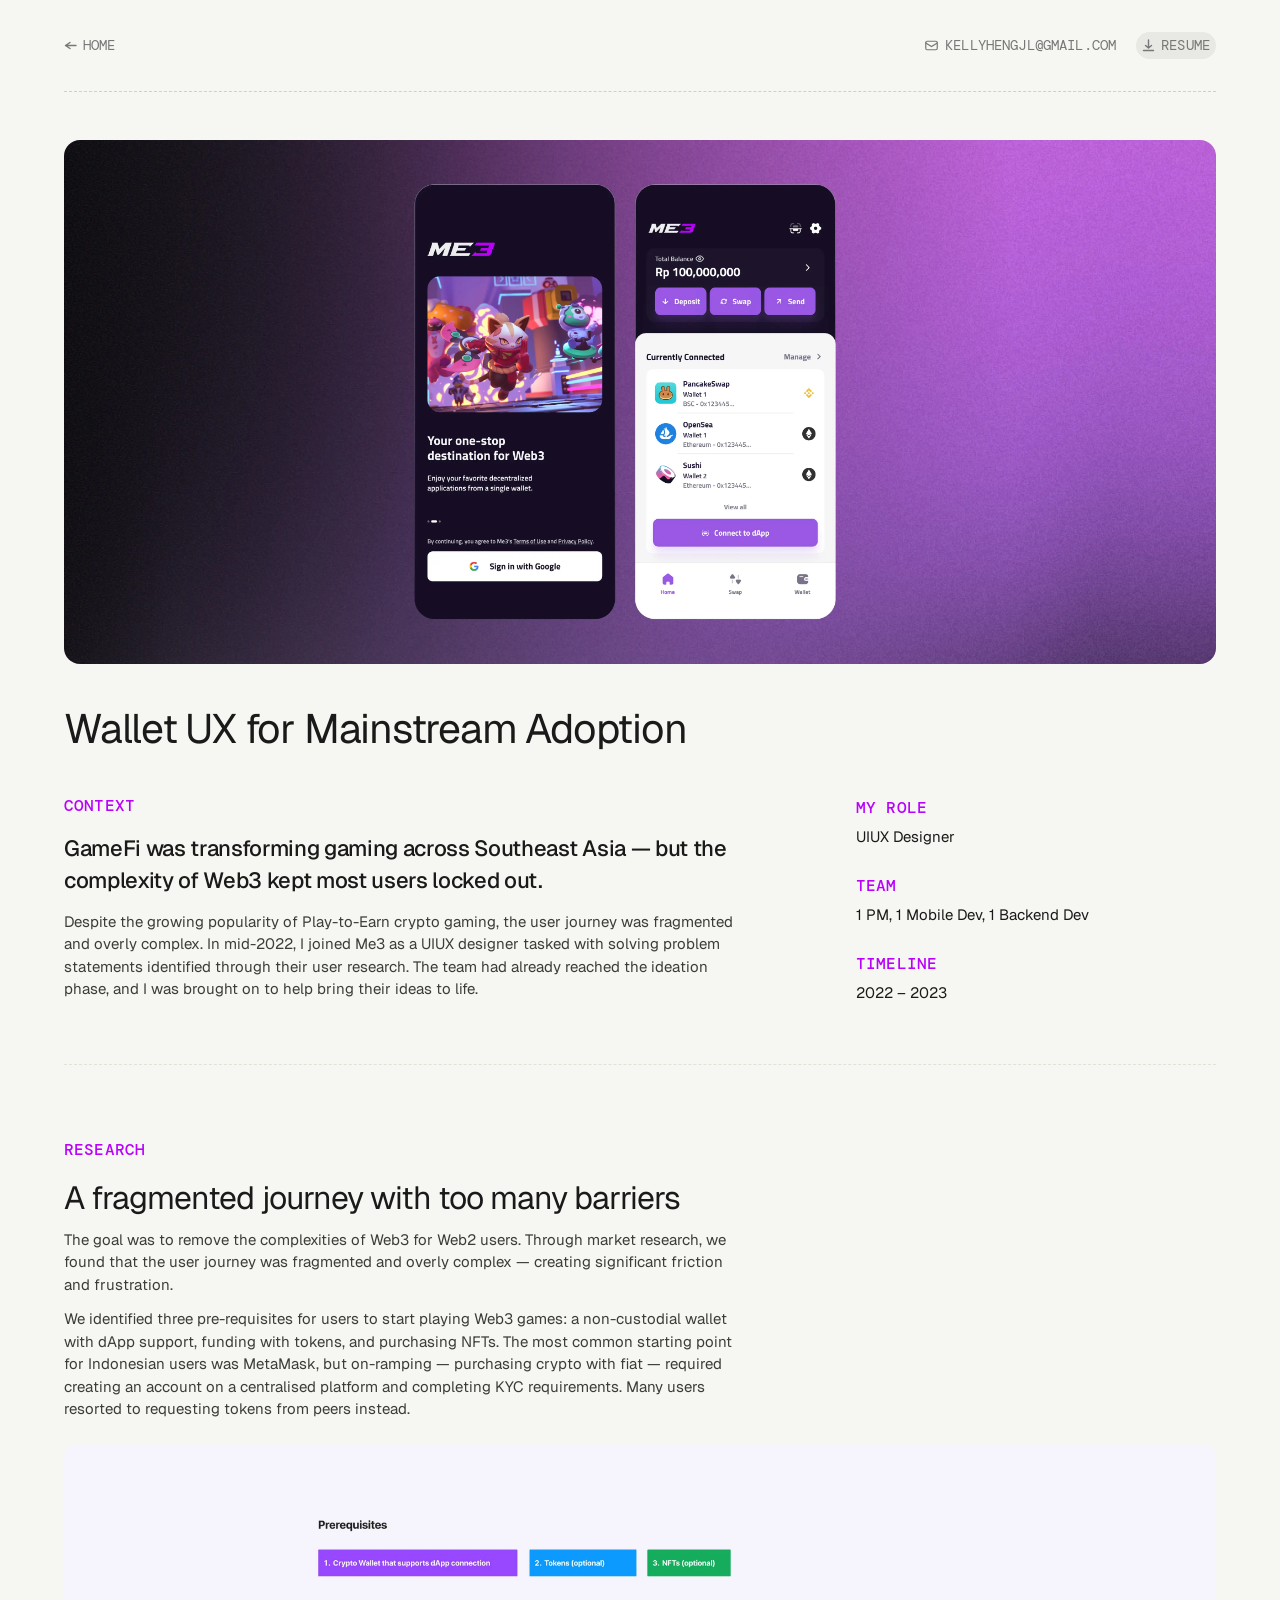
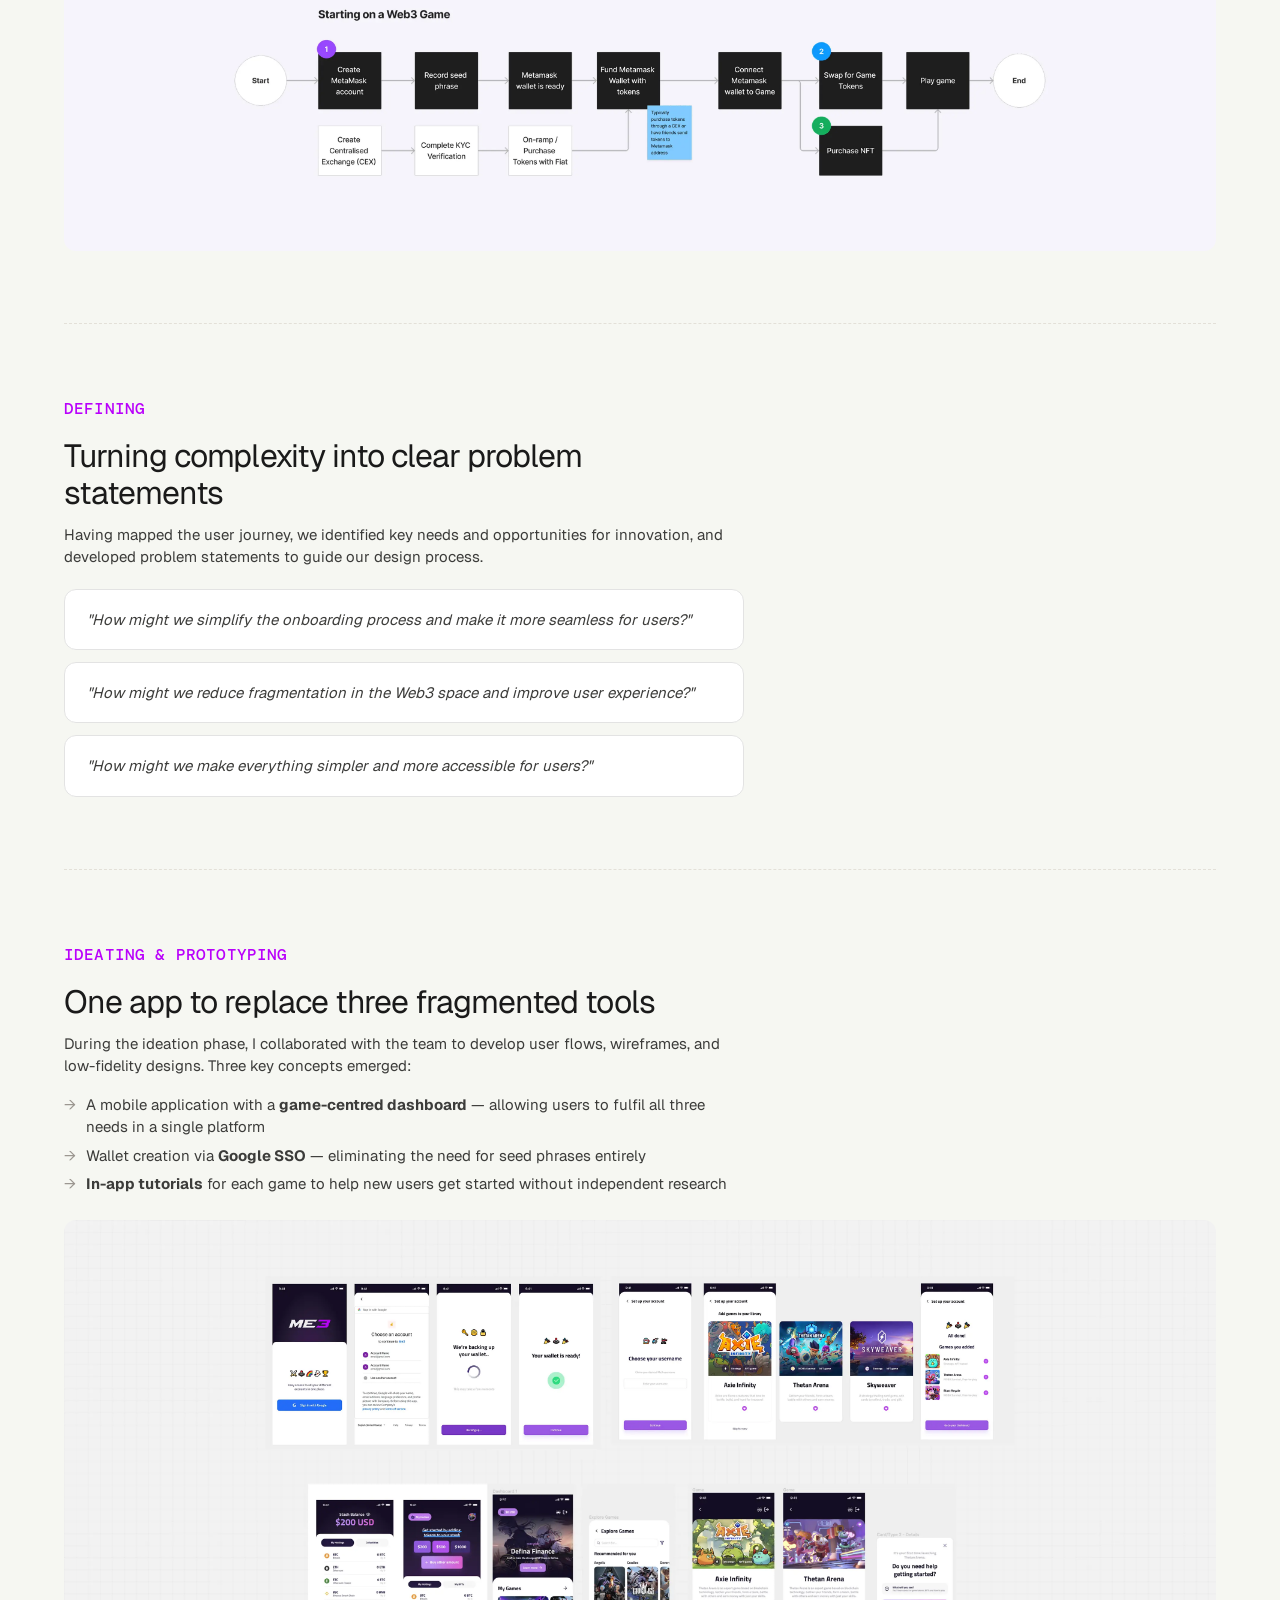
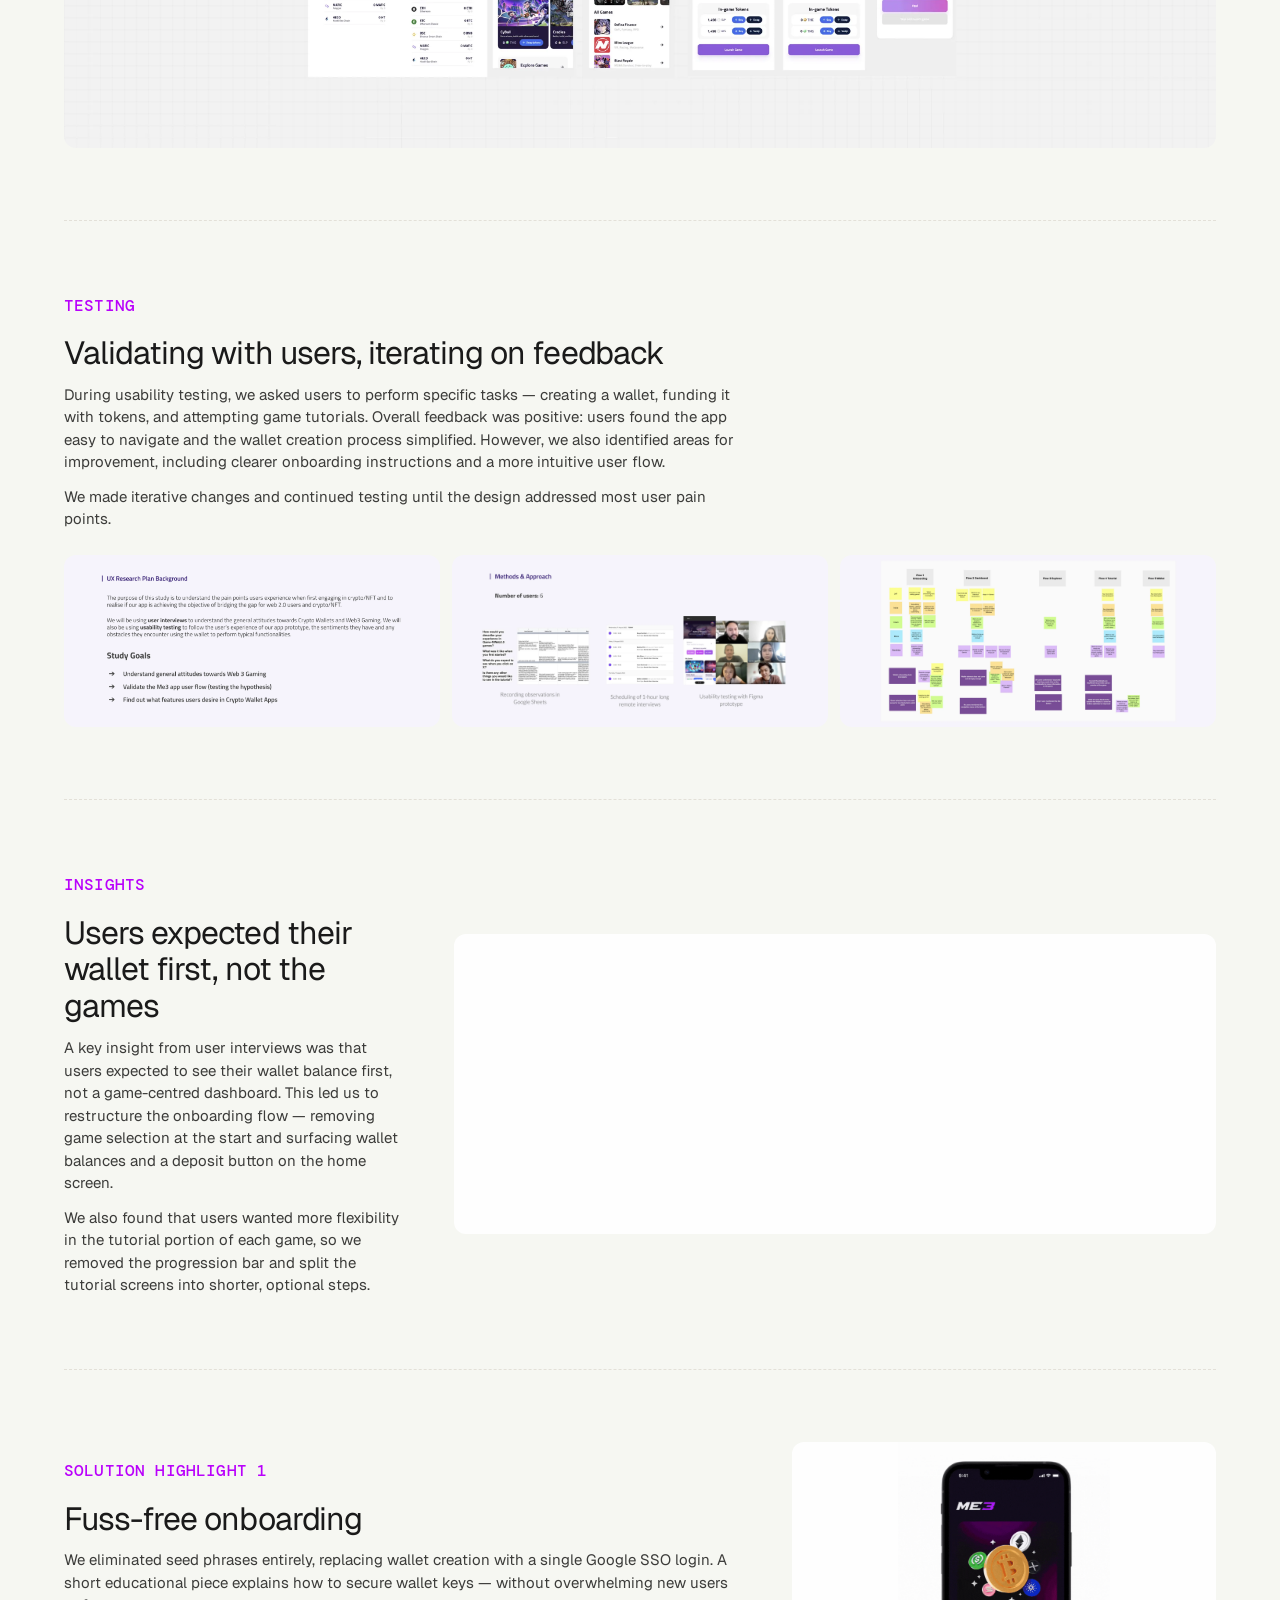
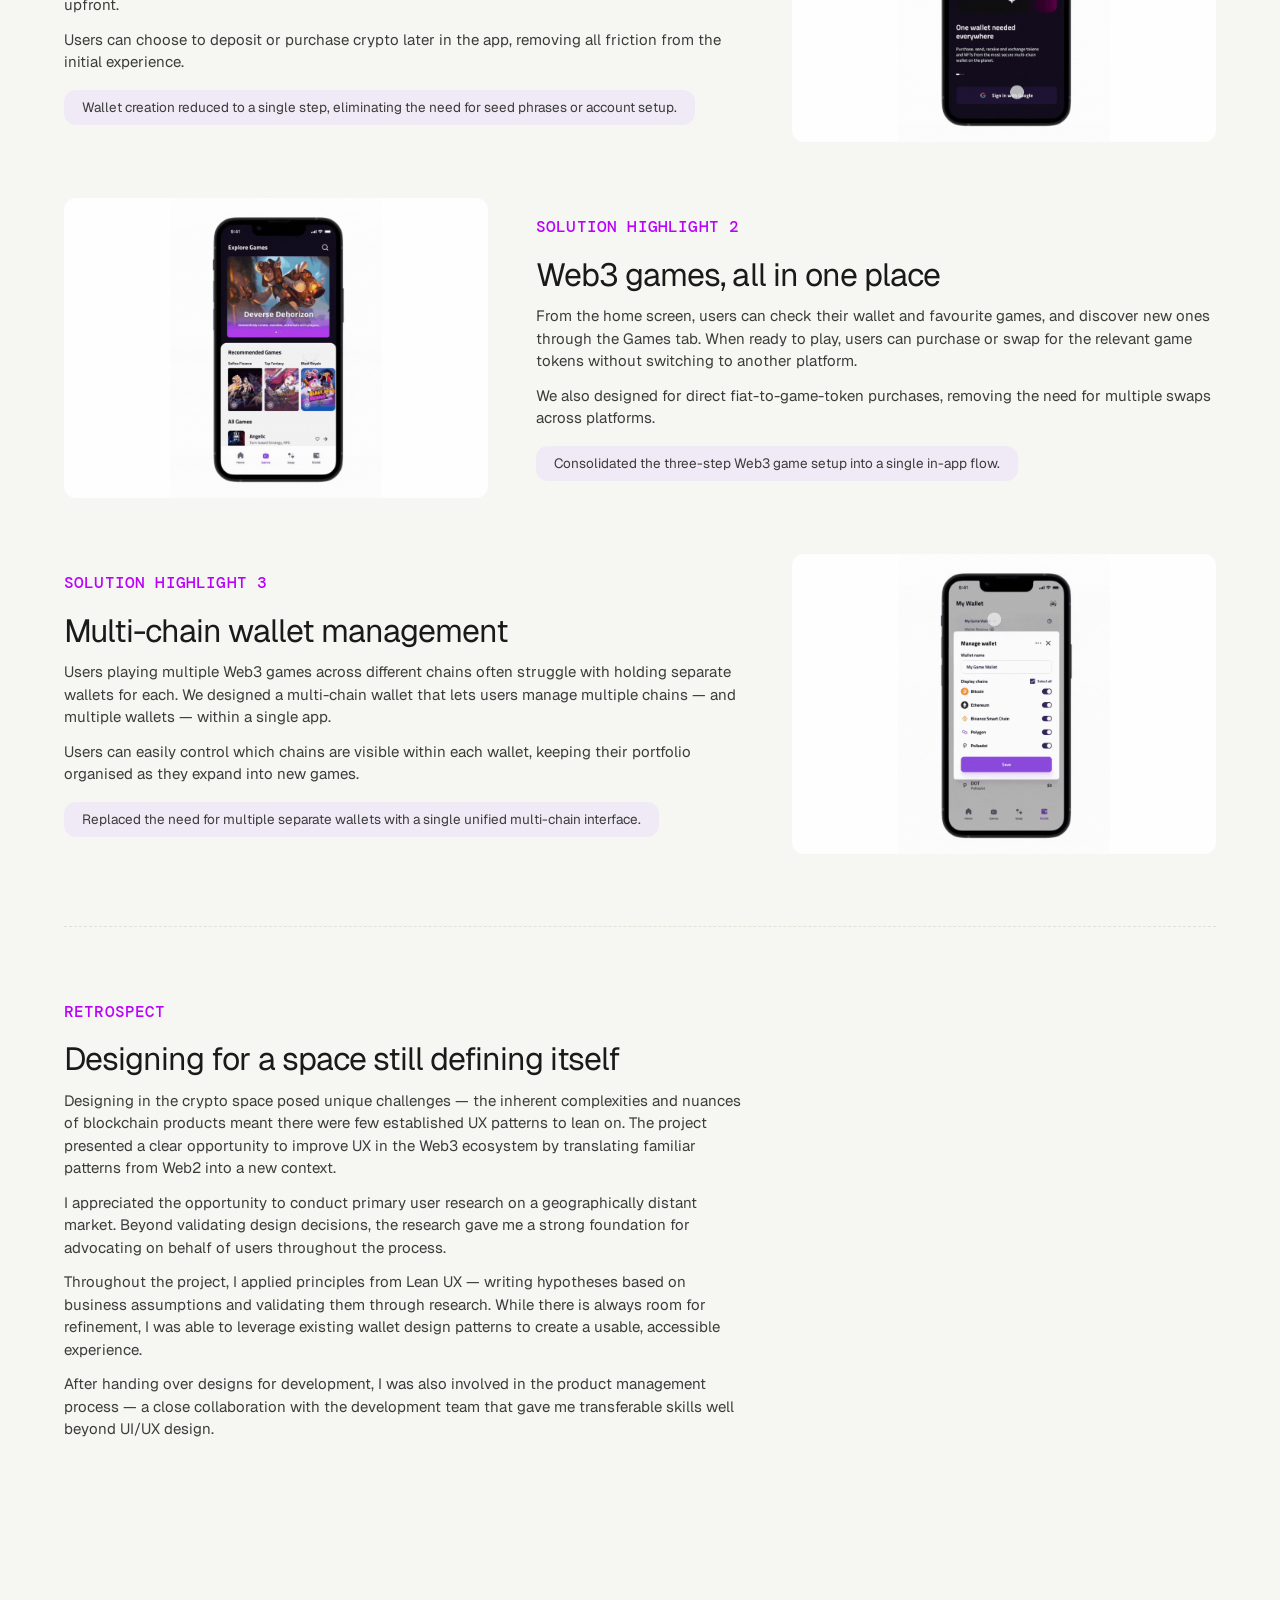
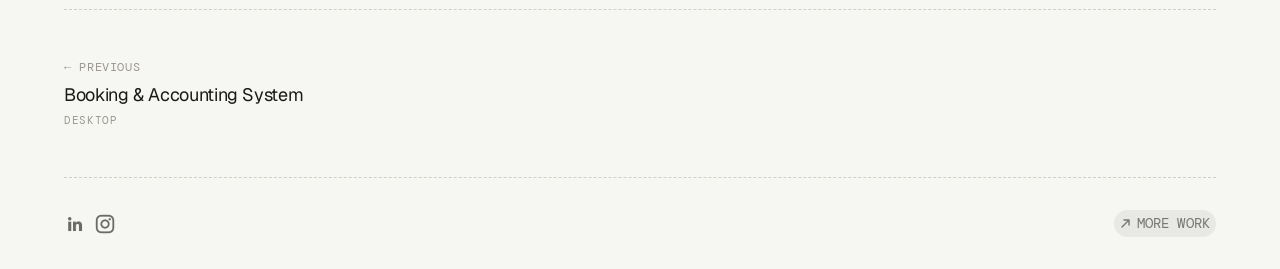
<file: me3-case-study.html>
<!DOCTYPE html>
<html lang="en">
<head>
  <meta charset="UTF-8" />
  <meta name="viewport" content="width=device-width, initial-scale=1.0" />
  <title>ME3 Wallet — Kelly Heng</title>
  <link rel="preconnect" href="https://fonts.googleapis.com" />
  <link rel="preconnect" href="https://fonts.gstatic.com" crossorigin />
  <link href="https://fonts.googleapis.com/css2?family=DM+Mono:ital,wght@0,400;0,500;1,400&family=DM+Sans:wght@400;500&family=Geist:wght@300;400;500;600&family=Instrument+Serif&family=Roboto+Mono:wght@600&display=swap" rel="stylesheet" />
  <style>
    /* ── ROOT / VARIABLES ───────────────────── */
    *, *::before, *::after { box-sizing: border-box; margin: 0; padding: 0; }

    :root {
      --bg:        #f6f7f2;
      --text:      #1A1A1A;
      --soft:      #3C3C3A;
      --muted:     #9B9690;
      --divider:   #E3E0D8;
      --page-pad:  64px;
      --text-max:  680px;
      --case:      #6D28D9;
    }

    /* ── BASE / RESET ───────────────────────── */
    html {
      background: var(--bg);
      color: var(--text);
      font-family: 'Geist', -apple-system, sans-serif;
      font-size: 15px;
      line-height: 1.65;
      -webkit-font-smoothing: antialiased;
    }
    body { min-height: 100vh; opacity: 0; transition: opacity 0.3s ease; }
    a    { color: inherit; text-decoration: none; }

    /* ── OUTER WRAPPER ──────────────────────── */
    .cs-outer {
      max-width: 1440px;
      margin: 0 auto;
      padding: 48px var(--page-pad) 96px;
    }

    /* ── BACK LINK ──────────────────────────── */


    /* ── TITLE ──────────────────────────────── */
    .cs-title {
      font-family: 'Geist', -apple-system, sans-serif;
      font-size: 41px; font-weight: 400; letter-spacing: -0.03em;
      line-height: 1.1; padding-top: 14px; padding-bottom: 14px; margin-bottom: 28px;
    }

    /* ── HERO ───────────────────────────────── */
    .cs-hero {
      width: 100%;
      aspect-ratio: 2.2 / 1;
      border-radius: 16px;
      overflow: hidden;
      margin-bottom: 28px;
    }
    .cs-hero img { display: block; width: 100%; height: 100%; object-fit: cover; }

    /* ── INTRO ROW ──────────────────────────── */
    .cs-intro-row {
      display: grid;
      grid-template-columns: 1fr 360px;
      gap: 24px;
      padding-bottom: 60px;
      border-bottom: 1px dashed var(--divider);
      margin-bottom: 72px;
    }
    .cs-intro-body { max-width: 680px; }
    .cs-intro-body .section-label { margin-bottom: 14px; }
    .cs-intro-lead {
      font-size: 22px; font-weight: 500; line-height: 1.45;
      letter-spacing: -0.015em;
      color: var(--text); margin-bottom: 14px;
    }
    .cs-meta-col {
      display: flex; flex-direction: column; gap: 24px;
      padding-top: 2px;
    }
    .cs-meta-item { display: flex; flex-direction: column; gap: 5px; }
    .cs-meta-label {
      font-size: 16px; font-family: 'DM Mono', monospace; font-weight: 500;
      letter-spacing: 0.01em; text-transform: uppercase; color: #B901FB;
    }
    .cs-meta-value { font-size: 15px; line-height: 1.5; }

    /* ── BODY CONTENT ───────────────────────── */
    .cs-section { margin-bottom: 72px; }

    .section-label {
      display: block; font-size: 16px; font-family: 'DM Mono', monospace; font-weight: 500;
      letter-spacing: 0.01em; text-transform: uppercase; color: #B901FB; margin-bottom: 16px;
    }

    .cs-h2 {
      font-family: 'Geist', -apple-system, sans-serif;
      font-size: 32px; font-weight: 400; letter-spacing: -0.03em;
      line-height: 1.15; margin-bottom: 12px; max-width: var(--text-max);
    }

    .cs-body { font-size: 15px; line-height: 1.5; color: var(--soft); max-width: var(--text-max); }
    .cs-body + .cs-body { margin-top: 12px; }

    .cs-sublist { margin-top: 8px; padding-left: 0; list-style: none; max-width: var(--text-max); }
    .cs-sublist li { font-size: 15px; color: var(--soft); line-height: 1.5; padding-left: 22px; margin-bottom: 6px; position: relative; }
    .cs-sublist li::before { content: '→'; position: absolute; left: 0; color: var(--muted); }

    /* ── HMW CALLOUTS ───────────────────────── */
    .cs-hmw { display: flex; flex-direction: column; gap: 12px; margin-top: 20px; max-width: var(--text-max); }
    .cs-hmw-quote {
      background: #ffffff; border: 0.5px solid #e3e3e3; border-radius: 12px;
      padding: 18px 22px;
      font-size: 15px; line-height: 1.55; color: var(--soft); font-style: italic;
    }

    /* ── SOLUTIONS ──────────────────────────── */
    .solution-item { margin-bottom: 56px; }
    .solution-item:last-child { margin-bottom: 0; }
    .solution-row { display: flex; gap: 48px; align-items: center; justify-content: flex-start; }
    .solution-row--reverse { flex-direction: row-reverse; justify-content: flex-end; }
    .solution-text { flex: 0 1 680px; }
    .solution-media { flex: 1; }
    .solution-media .cs-mockup { margin-top: 0; background: #FEFEFE; display: flex; justify-content: center; align-items: center; max-height: 300px; }
    .solution-media .cs-mockup img { width: auto; height: auto; max-height: 300px; }
    @media (max-width: 700px) {
      .solution-row, .solution-row--reverse { flex-direction: column; justify-content: flex-start; }
    }
    .cs-rule { border: none; border-top: 1px dashed var(--divider); margin: 0 0 72px; }

    /* ── MOCKUPS ────────────────────────────── */
    .cs-mockup { position: relative; width: 100%; border-radius: 12px; overflow: hidden; margin-top: 24px; }
    .cs-mockup img { display: block; width: 100%; height: auto; }
    .cs-img-pair > div { position: relative; overflow: hidden; border-radius: 8px; }
    .cs-caption {
      position: absolute; bottom: 12px; left: 12px;
      padding: 6px 14px;
      background: #ffffff; border-radius: 100px;
      font-size: 12px; color: var(--text);
      opacity: 0; transform: translateY(4px);
      transition: opacity 0.2s ease, transform 0.2s ease;
      white-space: nowrap;
    }
    .cs-mockup:hover .cs-caption,
    .cs-img-pair > div:hover .cs-caption { opacity: 1; transform: translateY(0); }

    /* ── IMAGE PAIR ─────────────────────────── */
    .cs-img-pair { display: grid; grid-template-columns: 1fr 1fr; gap: 12px; margin-top: 24px; }

    /* ── IMAGE TRIO ─────────────────────────── */
    .cs-img-trio { display: grid; grid-template-columns: 1fr 1fr 1fr; gap: 12px; margin-top: 24px; }
    .cs-img-trio > div { position: relative; overflow: hidden; border-radius: 12px; }
    .cs-img-trio img { display: block; width: 100%; height: auto; }

    /* ── IMPACT PILLS ──────────────────────── */
    .cs-impact { display: flex; flex-direction: column; gap: 8px; margin-top: 16px; }
    .cs-impact-pill {
      display: inline-block; align-self: flex-start;
      padding: 8px 18px;
      background: #EFEAF6; border-radius: 100px;
      font-size: 13.5px; color: var(--soft); line-height: 1.4;
    }
    .cs-impact-pill--wrapped { border-radius: 12px; }

    /* ── SCROLL ANIMATIONS ──────────────────────── */
    .cs-scroll {
      opacity: 0;
      transform: translateY(7px);
      transition: opacity 0.6s ease, transform 0.6s ease;
    }
    .cs-scroll.is-visible {
      opacity: 1;
      transform: translateY(0);
    }

    /* ── RESPONSIVE ─────────────────────────── */
    @media (max-width: 640px) {
      :root { --page-pad: 20px; }

      /* Tighten vertical rhythm */
      .cs-section     { margin-bottom: 44px; }
      .cs-rule        { margin-bottom: 44px; }
      .solution-item  { margin-bottom: 32px; }
      .solution-row   { gap: 20px; }

      /* Collapse flex-basis so items only take content height when stacked */
      .solution-text,
      .solution-media                         { flex: none; width: 100%; }

      /* Images fill full width when text + media stack vertically */
      .solution-media .cs-mockup              { max-height: none; }
      .solution-media .cs-mockup img          { width: 100%; height: auto; max-height: none; }
    }

    @media (max-width: 960px) {
      .cs-intro-row { grid-template-columns: 1fr; gap: 36px; }
      .cs-meta-col { flex-direction: row; flex-wrap: wrap; gap: 24px 40px; }
    }
    @media (max-width: 700px) {
      .cs-title        { font-size: 32px; }
      .cs-h2           { font-size: 28px; }
      .cs-intro-lead   { font-size: 18px; }
      .cs-img-pair     { grid-template-columns: 1fr; }
      .cs-img-trio     { grid-template-columns: 1fr; }
    }

    /* ── BACK TO TOP ────────────────────────── */
    .btt-btn {
      position: fixed; bottom: 32px; right: 32px;
      width: 66px; height: 66px; border-radius: 50%;
      background: #fff; border: 1px solid var(--divider);
      display: flex; align-items: center; justify-content: center;
      cursor: pointer; color: #1a1a1a; opacity: 0; transform: translateY(8px);
      transition: opacity 0.25s ease, transform 0.25s ease, background 0.15s ease, bottom 0.15s ease;
      z-index: 100;
    }
    .btt-btn.visible { opacity: 1; transform: translateY(0); }
    .btt-btn:hover { background: #F5F4F1; }

    /* ── PORTFOLIO HEADER / FOOTER ─── */
    .pf-header { background: #f6f7f2; padding-top: 32px; }
    .pf-header-inner {
      margin-left: 64px; margin-right: 64px;
      display: flex; align-items: center; justify-content: space-between; gap: 16px;
      padding-bottom: 32px;
      border-bottom: 1px dashed #d0d0c8;
    }
    .pf-site-name {
      font-family: 'DM Mono', monospace; font-size: 14px; font-weight: 400;
      letter-spacing: 0.01em; text-transform: uppercase; color: #777777;
      text-decoration: none; display: inline-flex; align-items: center; gap: 6px;
    }
    .pf-header-right { display: flex; align-items: center; gap: 20px; flex-wrap: nowrap; }
    .pf-email-short { display: none; }
    .pf-resume-btn {
      display: inline-flex; align-items: center; gap: 6px;
      font-family: 'DM Mono', monospace; font-size: 14px; font-weight: 400;
      letter-spacing: 0.01em; text-transform: uppercase;
      background: #e8e8e4; border-radius: 9999px; padding: 2px 6px;
      color: #777777; text-decoration: none;
      transition: background 0.18s ease;
    }
    .pf-resume-btn:hover { background: #deded9; }
    .pf-email-link {
      display: inline-flex; align-items: center; gap: 7px;
      font-family: 'DM Mono', monospace; font-size: 14px; font-weight: 400;
      letter-spacing: 0.01em; text-transform: uppercase;
      color: #777777; text-decoration: none; transition: transform 0.18s ease;
    }
    .pf-email-link:hover { transform: translateX(4px); }
    .pf-footer { background: #f6f7f2; padding-bottom: 32px; }
    .pf-footer-inner {
      margin-left: 64px; margin-right: 64px;
      border-top: 1px dashed #d0d0c8; padding-top: 32px;
      display: flex; align-items: center; justify-content: space-between;
    }
    .pf-social-links { display: flex; align-items: center; gap: 8px; }
    .pf-icon-link {
      display: inline-flex; align-items: center; justify-content: center;
      color: #777777; text-decoration: none; transition: color 0.18s ease;
    }
    .pf-icon-link:hover { color: #1a1a1a; }
    .pf-all-work {
      font-family: 'DM Mono', monospace; font-size: 14px; font-weight: 400;
      letter-spacing: 0.01em; text-transform: uppercase;
      color: #777777; text-decoration: none; transition: color 0.18s ease;
    }
    .pf-all-work:hover { color: #1a1a1a; }
    @media (max-width: 640px) {
      .pf-header-inner, .pf-footer-inner { margin-left: 20px; margin-right: 20px; }
      .pf-email-full { display: none; }
      .pf-email-short { display: inline; }
    }

    /* ── CUSTOM CURSOR ──────────────────────── */
    ::selection { background: rgba(255, 218, 71, 0.3); color: inherit; }
    @media (hover: hover) and (pointer: fine) { * { cursor: none !important; } }
    #cursor {
      position: fixed;
      top: 0; left: 0;
      width: 20px; height: 20px;
      background: #FFDA47;
      border-radius: 50%;
      pointer-events: none;
      z-index: 99999;
      opacity: 0.8;
      will-change: transform;
      transition: width 0.2s ease, height 0.2s ease, background-color 0.2s ease, border 0.2s ease, opacity 0.2s ease;
    }
    #cursor.cursor--hover {
      width: 30px; height: 30px;
      background: rgba(255, 218, 71, 0.5);
      border: 1px solid #FFDA47;
      opacity: 1;
    }
  
    /* ── CASE NAVIGATION ───────────────────── */
    .pf-case-nav { padding: 0 64px 48px; }
    .pf-case-nav-inner { border-top: 1px dashed #d0d0c8; padding-top: 48px; }
    .pf-case-nav-inner {
      display: flex; justify-content: space-between; align-items: flex-start; gap: 32px;
    }
    .pf-case-nav-link {
      display: flex; flex-direction: column; gap: 6px;
      text-decoration: none; color: inherit; max-width: 44%;
      transition: opacity 0.2s ease;
    }
    .pf-case-nav-link:hover { opacity: 0.5; }
    .pf-case-nav-link--next { text-align: right; margin-left: auto; }
    .pf-case-nav-dir {
      font-family: 'DM Mono', monospace; font-size: 12px;
      letter-spacing: 0.05em; text-transform: uppercase; color: #9B9690;
    }
    .pf-case-nav-title {
      font-size: 18px; font-weight: 400;
      letter-spacing: -0.02em; line-height: 1.2; color: #1A1A1A;
    }
    .pf-case-nav-type {
      font-family: 'DM Mono', monospace; font-size: 11px;
      letter-spacing: 0.06em; text-transform: uppercase; color: #9B9690;
    }
    @media (max-width: 640px) {
      .pf-case-nav { padding: 0 20px 32px; }
      .pf-case-nav-link { max-width: 48%; }
      .pf-case-nav-title { font-size: 15px; }
    }
  
    /* ── PAGE ENTER ANIMATIONS ──────────────── */
    @keyframes pf-home-in {
      from { opacity: 0; transform: translateX(-10px); }
      to   { opacity: 1; transform: translateX(0); }
    }
    @keyframes pf-right-in {
      from { opacity: 0; }
      to   { opacity: 1; }
    }
    @keyframes pf-content-in {
      from { opacity: 0; transform: translateY(10px); }
      to   { opacity: 1; transform: translateY(0); }
    }
    .pf-site-name    { animation: pf-home-in    0.38s ease-out 0.06s both; }
    .pf-email-link    { animation: pf-right-in   0.32s ease-out 0.12s both; }
    .cs-outer        { animation: pf-content-in 0.50s ease-out 0.08s both; }
  </style>
</head>
<body>

  <header class="pf-header">
    <div class="pf-header-inner">
      <a href="index.html" class="pf-site-name">
        <svg width="13" height="13" viewBox="0 0 13 13" fill="none" xmlns="http://www.w3.org/2000/svg" aria-hidden="true">
          <path d="M12 6.5H1.5M6 3.5L1.5 6.5 6 9.5" stroke="currentColor" stroke-width="1.4" stroke-linecap="round" stroke-linejoin="round"/>
        </svg>
        HOME
      </a>
      <div class="pf-header-right">
        <a href="mailto:kellyhengjl@gmail.com" class="pf-email-link" aria-label="Email Kelly Heng">
          <svg width="13" height="13" viewBox="0 0 13 13" fill="none" xmlns="http://www.w3.org/2000/svg" aria-hidden="true">
            <rect x="0.75" y="2.25" width="11.5" height="8.5" rx="1.5" stroke="currentColor" stroke-width="1.2"/>
            <path d="M0.75 4L6.5 7.5 12.25 4" stroke="currentColor" stroke-width="1.2" stroke-linecap="round"/>
          </svg>
          <span class="pf-email-full">KELLYHENGJL@GMAIL.COM</span><span class="pf-email-short">EMAIL</span>
        </a>
        <a href="images/resume.pdf" class="pf-resume-btn" download aria-label="Download resume">
          <svg width="13" height="13" viewBox="0 0 13 13" fill="none" xmlns="http://www.w3.org/2000/svg" aria-hidden="true">
            <path d="M6.5 1v7.5M3.5 6.5l3 2.5 3-2.5M1.5 11.5h10" stroke="currentColor" stroke-width="1.4" stroke-linecap="round" stroke-linejoin="round"/>
          </svg>
          RESUME
        </a>
      </div>
    </div>
  </header>

  <main>
    <div class="cs-outer">

      <!-- Hero -->
      <div class="cs-hero">
        <img src="images/me3-hero.webp" alt="ME3 Crypto Wallet" />
      </div>

      <h1 class="cs-title">Wallet UX for Mainstream Adoption</h1>

      <!-- Intro row -->
      <div class="cs-intro-row">
        <div class="cs-intro-body">
          <span class="section-label">Context</span>
          <p class="cs-intro-lead">GameFi was transforming gaming across Southeast Asia — but the complexity of Web3 kept most users locked out.</p>
          <p class="cs-body">Despite the growing popularity of Play-to-Earn crypto gaming, the user journey was fragmented and overly complex. In mid-2022, I joined Me3 as a UIUX designer tasked with solving problem statements identified through their user research. The team had already reached the ideation phase, and I was brought on to help bring their ideas to life.</p>
        </div>
        <div class="cs-meta-col">
          <div class="cs-meta-item">
            <span class="cs-meta-label">My Role</span>
            <span class="cs-meta-value">UIUX Designer</span>
          </div>
          <div class="cs-meta-item">
            <span class="cs-meta-label">Team</span>
            <span class="cs-meta-value">1 PM, 1 Mobile Dev, 1 Backend Dev</span>
          </div>
          <div class="cs-meta-item">
            <span class="cs-meta-label">Timeline</span>
            <span class="cs-meta-value">2022 – 2023</span>
          </div>
        </div>
      </div>

      <!-- Research -->
      <div class="cs-section">
        <span class="section-label">Research</span>
        <h2 class="cs-h2">A fragmented journey with too many barriers</h2>
        <p class="cs-body">The goal was to remove the complexities of Web3 for Web2 users. Through market research, we found that the user journey was fragmented and overly complex — creating significant friction and frustration.</p>
        <p class="cs-body">We identified three pre-requisites for users to start playing Web3 games: a non-custodial wallet with dApp support, funding with tokens, and purchasing NFTs. The most common starting point for Indonesian users was MetaMask, but on-ramping — purchasing crypto with fiat — required creating an account on a centralised platform and completing KYC requirements. Many users resorted to requesting tokens from peers instead.</p>
        <div class="cs-mockup">
          <img loading="lazy" decoding="async" src="images/me3-user-journey.webp" alt="User journey map showing fragmentation" />
          <p class="cs-caption">Fragmented user journey across multiple platforms</p>
        </div>
      </div>

      <hr class="cs-rule">

      <!-- Defining -->
      <div class="cs-section">
        <span class="section-label">Defining</span>
        <h2 class="cs-h2">Turning complexity into clear problem statements</h2>
        <p class="cs-body">Having mapped the user journey, we identified key needs and opportunities for innovation, and developed problem statements to guide our design process.</p>
        <div class="cs-hmw">
          <p class="cs-hmw-quote">"How might we simplify the onboarding process and make it more seamless for users?"</p>
          <p class="cs-hmw-quote">"How might we reduce fragmentation in the Web3 space and improve user experience?"</p>
          <p class="cs-hmw-quote">"How might we make everything simpler and more accessible for users?"</p>
        </div>
      </div>

      <hr class="cs-rule">

      <!-- Ideating & Prototyping -->
      <div class="cs-section">
        <span class="section-label">Ideating &amp; Prototyping</span>
        <h2 class="cs-h2">One app to replace three fragmented tools</h2>
        <p class="cs-body">During the ideation phase, I collaborated with the team to develop user flows, wireframes, and low-fidelity designs. Three key concepts emerged:</p>
        <ul class="cs-sublist" style="margin-top:16px">
          <li>A mobile application with a <strong>game-centred dashboard</strong> — allowing users to fulfil all three needs in a single platform</li>
          <li>Wallet creation via <strong>Google SSO</strong> — eliminating the need for seed phrases entirely</li>
          <li><strong>In-app tutorials</strong> for each game to help new users get started without independent research</li>
        </ul>
        <div class="cs-mockup">
          <img loading="lazy" decoding="async" src="images/me3-prototypes.webp" alt="Early prototypes" />
          <p class="cs-caption">High-fidelity prototypes</p>
        </div>
      </div>

      <hr class="cs-rule">

      <!-- Testing -->
      <div class="cs-section">
        <span class="section-label">Testing</span>
        <h2 class="cs-h2">Validating with users, iterating on feedback</h2>
        <p class="cs-body">During usability testing, we asked users to perform specific tasks — creating a wallet, funding it with tokens, and attempting game tutorials. Overall feedback was positive: users found the app easy to navigate and the wallet creation process simplified. However, we also identified areas for improvement, including clearer onboarding instructions and a more intuitive user flow.</p>
        <p class="cs-body">We made iterative changes and continued testing until the design addressed most user pain points.</p>
        <div class="cs-img-trio">
          <div>
            <img loading="lazy" decoding="async" src="images/me3-user-research.webp" alt="UX Research Plan" />
            <p class="cs-caption">UX Research Plan</p>
          </div>
          <div>
            <img loading="lazy" decoding="async" src="images/me3-research-methods.webp" alt="Research Approach" />
            <p class="cs-caption">Research Approach</p>
          </div>
          <div>
            <img loading="lazy" decoding="async" src="images/me3-synthesis.webp" alt="Synthesising User Interview Results" />
            <p class="cs-caption">Synthesising Interviews</p>
          </div>
        </div>
      </div>

      <hr class="cs-rule">

      <!-- Insights -->
      <div class="cs-section">
        <div class="solution-row">
          <div class="solution-text">
            <span class="section-label">Insights</span>
            <h2 class="cs-h2">Users expected their wallet first, not the games</h2>
            <p class="cs-body">A key insight from user interviews was that users expected to see their wallet balance first, not a game-centred dashboard. This led us to restructure the onboarding flow — removing game selection at the start and surfacing wallet balances and a deposit button on the home screen.</p>
            <p class="cs-body">We also found that users wanted more flexibility in the tutorial portion of each game, so we removed the progression bar and split the tutorial screens into shorter, optional steps.</p>
          </div>
          <div class="solution-media">
            <div class="cs-mockup">
              <img loading="lazy" decoding="async" src="images/me3-conclusions.webp" alt="Iterated design conclusions" />
            </div>
          </div>
        </div>
      </div>

      <hr class="cs-rule">

      <!-- Solutions -->
      <div class="cs-section">

        <!-- 1: text left, gif right -->
        <div class="solution-item">
          <div class="solution-row">
            <div class="solution-text">
              <span class="section-label">Solution Highlight 1</span>
              <h2 class="cs-h2">Fuss-free onboarding</h2>
              <p class="cs-body">We eliminated seed phrases entirely, replacing wallet creation with a single Google SSO login. A short educational piece explains how to secure wallet keys — without overwhelming new users upfront.</p>
              <p class="cs-body">Users can choose to deposit or purchase crypto later in the app, removing all friction from the initial experience.</p>
              <div class="cs-impact">
                <span class="cs-impact-pill">Wallet creation reduced to a single step, eliminating the need for seed phrases or account setup.</span>
              </div>
            </div>
            <div class="solution-media">
              <div class="cs-mockup">
                <img loading="lazy" decoding="async" src="images/me3-prototype-1.gif" alt="Onboarding flow" />
                <p class="cs-caption">Onboarding — Google SSO wallet creation</p>
              </div>
            </div>
          </div>
        </div>

        <!-- 2: gif left, text right -->
        <div class="solution-item">
          <div class="solution-row solution-row--reverse">
            <div class="solution-text">
              <span class="section-label">Solution Highlight 2</span>
              <h2 class="cs-h2">Web3 games, all in one place</h2>
              <p class="cs-body">From the home screen, users can check their wallet and favourite games, and discover new ones through the Games tab. When ready to play, users can purchase or swap for the relevant game tokens without switching to another platform.</p>
              <p class="cs-body">We also designed for direct fiat-to-game-token purchases, removing the need for multiple swaps across platforms.</p>
              <div class="cs-impact">
                <span class="cs-impact-pill">Consolidated the three-step Web3 game setup into a single in-app flow.</span>
              </div>
            </div>
            <div class="solution-media">
              <div class="cs-mockup">
                <img loading="lazy" decoding="async" src="images/me3-prototype-2.gif" alt="Web3 game selection flow" />
                <p class="cs-caption">Home screen — wallet balance and game discovery</p>
              </div>
            </div>
          </div>
        </div>

        <!-- 3: text left, gif right -->
        <div class="solution-item">
          <div class="solution-row">
            <div class="solution-text">
              <span class="section-label">Solution Highlight 3</span>
              <h2 class="cs-h2">Multi-chain wallet management</h2>
              <p class="cs-body">Users playing multiple Web3 games across different chains often struggle with holding separate wallets for each. We designed a multi-chain wallet that lets users manage multiple chains — and multiple wallets — within a single app.</p>
              <p class="cs-body">Users can easily control which chains are visible within each wallet, keeping their portfolio organised as they expand into new games.</p>
              <div class="cs-impact">
                <span class="cs-impact-pill">Replaced the need for multiple separate wallets with a single unified multi-chain interface.</span>
              </div>
            </div>
            <div class="solution-media">
              <div class="cs-mockup">
                <img loading="lazy" decoding="async" src="images/me3-prototype-3.gif" alt="Multi-chain wallet management" />
                <p class="cs-caption">Multi-chain wallet — chain and balance management</p>
              </div>
            </div>
          </div>
        </div>

      </div><!-- /solutions -->

      <hr class="cs-rule">

      <!-- Retrospect -->
      <div class="cs-section">
        <span class="section-label">Retrospect</span>
        <h2 class="cs-h2">Designing for a space still defining itself</h2>
        <p class="cs-body">Designing in the crypto space posed unique challenges — the inherent complexities and nuances of blockchain products meant there were few established UX patterns to lean on. The project presented a clear opportunity to improve UX in the Web3 ecosystem by translating familiar patterns from Web2 into a new context.</p>
        <p class="cs-body">I appreciated the opportunity to conduct primary user research on a geographically distant market. Beyond validating design decisions, the research gave me a strong foundation for advocating on behalf of users throughout the process.</p>
        <p class="cs-body">Throughout the project, I applied principles from Lean UX — writing hypotheses based on business assumptions and validating them through research. While there is always room for refinement, I was able to leverage existing wallet design patterns to create a usable, accessible experience.</p>
        <p class="cs-body">After handing over designs for development, I was also involved in the product management process — a close collaboration with the development team that gave me transferable skills well beyond UI/UX design.</p>
      </div>

    </div>
  </main>

  <!-- CASE NAVIGATION -->
  <nav class="pf-case-nav">
    <div class="pf-case-nav-inner">
      <a href="booking-case-study.html" class="pf-case-nav-link pf-case-nav-link--prev">
      <span class="pf-case-nav-dir">← Previous</span>
      <span class="pf-case-nav-title">Booking &amp; Accounting System</span>
      <span class="pf-case-nav-type">DESKTOP</span>
    </a>
    </div>
  </nav>
  <footer class="pf-footer">
    <div class="pf-footer-inner">
      <nav class="pf-social-links">
        <a href="https://www.linkedin.com/in/kellyhengjl/" aria-label="LinkedIn" class="pf-icon-link" target="_blank" rel="noopener noreferrer">
          <img src="images/icon-linkedin.png" alt="LinkedIn" width="22" height="22" onerror="this.style.opacity='0'">
        </a>
        <a href="https://www.instagram.com/blueuhour/" aria-label="Instagram" class="pf-icon-link" target="_blank" rel="noopener noreferrer">
          <img src="images/icon-instagram.png" alt="Instagram" width="22" height="22" onerror="this.style.opacity='0'">
        </a>
      </nav>
      <a href="https://behance.net/kellyheng" class="pf-resume-btn" target="_blank" rel="noopener noreferrer" aria-label="More work on Behance">
        <svg width="11" height="11" viewBox="0 0 11 11" fill="none" xmlns="http://www.w3.org/2000/svg" aria-hidden="true">
          <path d="M2 9L9 2M9 2H4M9 2v5" stroke="currentColor" stroke-width="1.4" stroke-linecap="round" stroke-linejoin="round"/>
        </svg>
        MORE WORK
      </a>
    </div>
  </footer>

  <button class="btt-btn" id="bttBtn" aria-label="Back to top">
    <svg width="24" height="24" viewBox="0 0 16 16" fill="none" stroke="currentColor" stroke-width="1.5" stroke-linecap="round" stroke-linejoin="round"><path d="M8 12V4M4 8l4-4 4 4"/></svg>
  </button>

  <script>
  document.addEventListener('DOMContentLoaded', function () {
    document.body.style.transition = 'none';
    document.body.style.opacity = '1';
    var animObserver = new IntersectionObserver(function(entries) {
      entries.forEach(function(entry) {
        if (entry.isIntersecting) {
          entry.target.classList.add('is-visible');
          animObserver.unobserve(entry.target);
        }
      });
    }, { threshold: 0.08 });
    document.querySelectorAll('.cs-intro-row, .cs-section').forEach(function(el) {
      el.classList.add('cs-scroll');
      animObserver.observe(el);
    });
    function checkPillWrap() {
      document.querySelectorAll('.cs-impact-pill').forEach(function(pill) {
        var singleLineHeight = parseFloat(getComputedStyle(pill).lineHeight) + 16;
        pill.classList.toggle('cs-impact-pill--wrapped', pill.offsetHeight > singleLineHeight);
      });
    }
    checkPillWrap();
    window.addEventListener('resize', checkPillWrap);
  });
  document.querySelectorAll('a[href]').forEach(function (link) {
    var href = link.getAttribute('href');
    if (
      href &&
      !href.startsWith('#') &&
      !href.startsWith('mailto:') &&
      !href.startsWith('http') &&
      link.target !== '_blank'
    ) {
      link.addEventListener('click', function (e) {
        e.preventDefault();
        document.body.style.opacity = '0';
        setTimeout(function () { window.location.href = href; }, 300);
      });
    }
  });
  var bttBtn = document.getElementById('bttBtn');
  function updateBtt() {
    bttBtn.classList.toggle('visible', window.scrollY > 300);
    var sentinel = document.querySelector('.pf-case-nav') || document.querySelector('.pf-footer');
    var sentinelRect = sentinel.getBoundingClientRect();
    if (sentinelRect.top < window.innerHeight) {
      bttBtn.style.bottom = (window.innerHeight - sentinelRect.top + 16) + 'px';
    } else {
      bttBtn.style.bottom = '';
    }
  }
  var _bttRaf = false;
  window.addEventListener('scroll', function () {
    if (_bttRaf) return;
    _bttRaf = true;
    requestAnimationFrame(function () { _bttRaf = false; updateBtt(); });
  }, { passive: true });
  updateBtt();
  bttBtn.addEventListener('click', function () {
    window.scrollTo({ top: 0, behavior: 'smooth' });
  });
  </script>

  <script>
  (function () {
    if (!window.matchMedia('(hover: hover) and (pointer: fine)').matches) return;
    var cur = document.createElement('div');
    cur.id = 'cursor';
    cur.style.opacity = '0';
    document.body.appendChild(cur);
    var cursorReady = false;
    document.addEventListener('mousemove', function (e) {
      cur.style.transform = 'translate(' + e.clientX + 'px, ' + e.clientY + 'px) translate(-50%, -50%)';
      if (!cursorReady) { cursorReady = true; cur.style.opacity = ''; }
    });
    var sel = 'a, button, [role="button"], input, select, textarea, label, [tabindex]';
    document.addEventListener('mouseover', function (e) {
      if (e.target.closest(sel)) cur.classList.add('cursor--hover');
    });
    document.addEventListener('mouseout', function (e) {
      if (e.target.closest(sel)) cur.classList.remove('cursor--hover');
    });
    document.documentElement.addEventListener('mouseleave', function () { cur.style.opacity = '0'; });
    document.documentElement.addEventListener('mouseenter', function () { cur.style.opacity = ''; });
  })();
  </script>

  <!-- BFCACHE RESET: restores page if user navigates back -->
  <script>
  window.addEventListener('pageshow', function (e) {
    if (!e.persisted) return;
    document.body.style.transition = 'none';
    document.body.style.opacity = '1';
  });
  </script>

</body>
</html>
</file>
